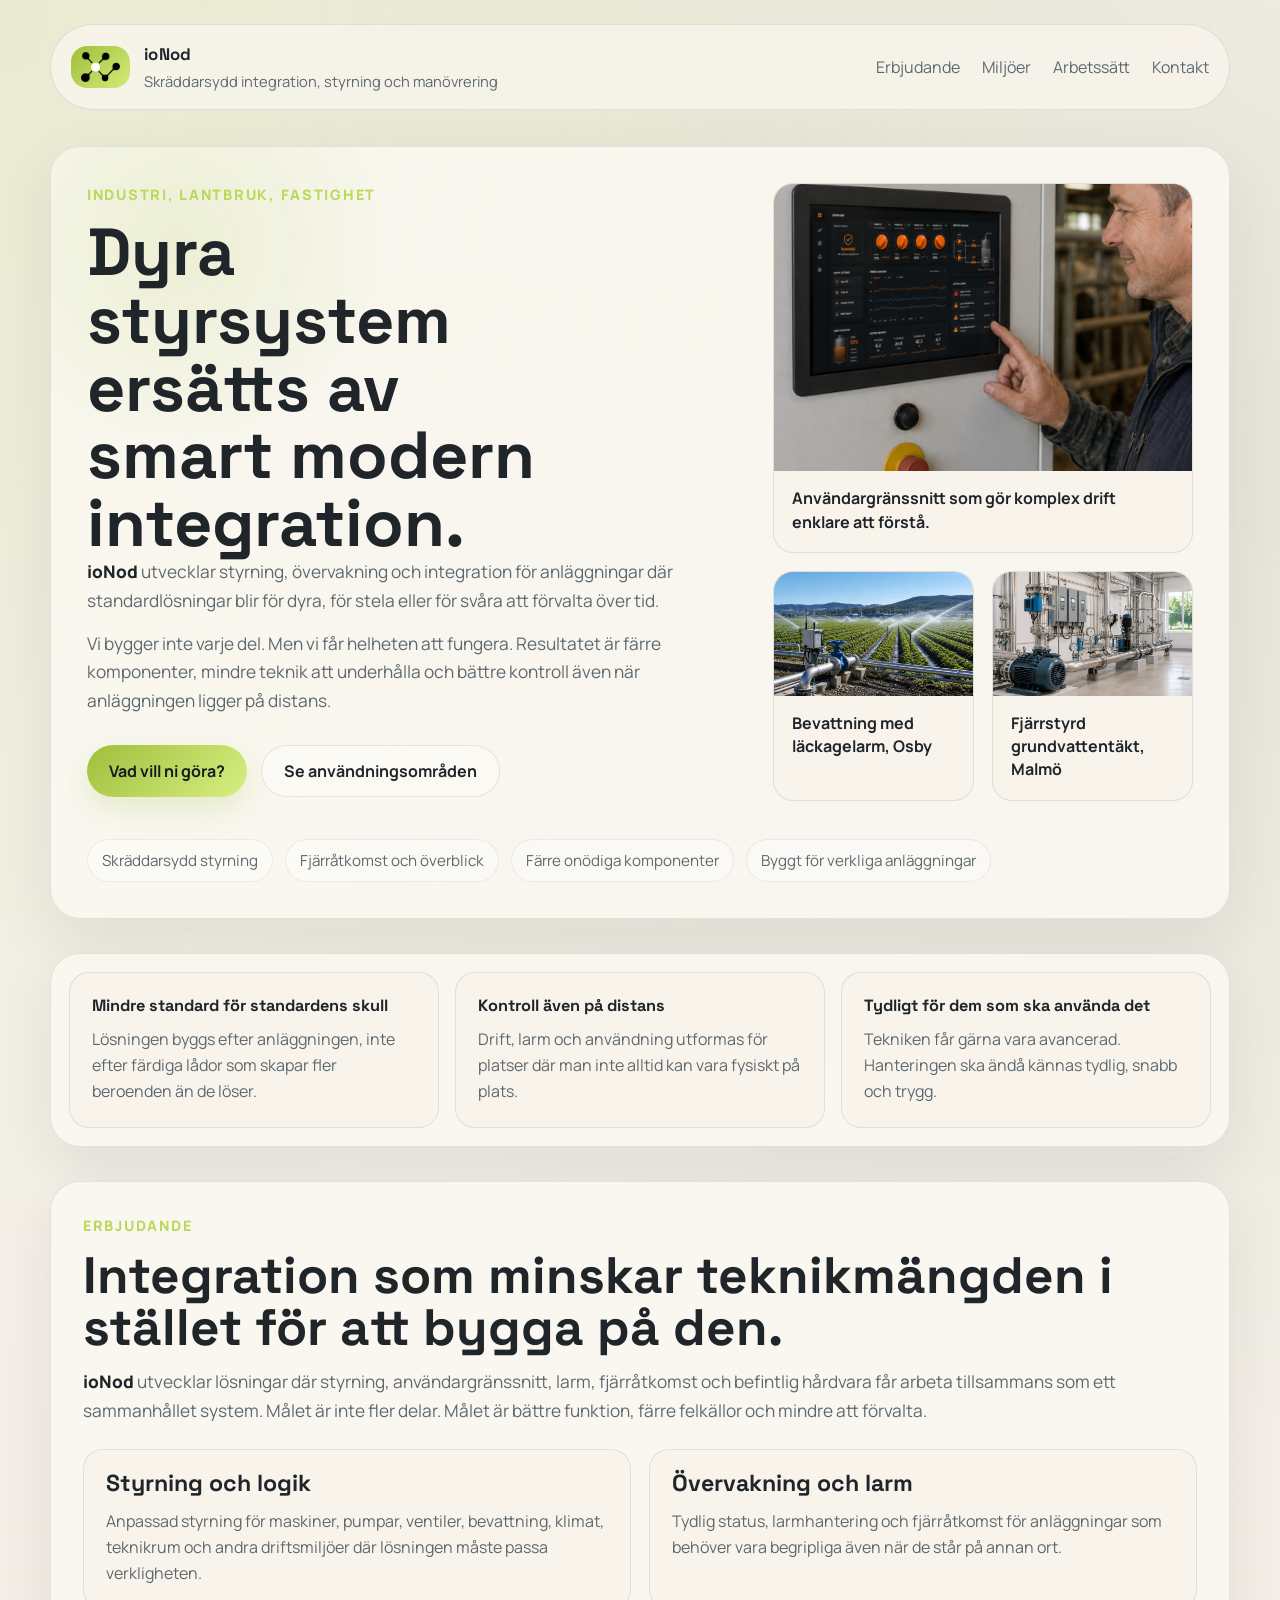
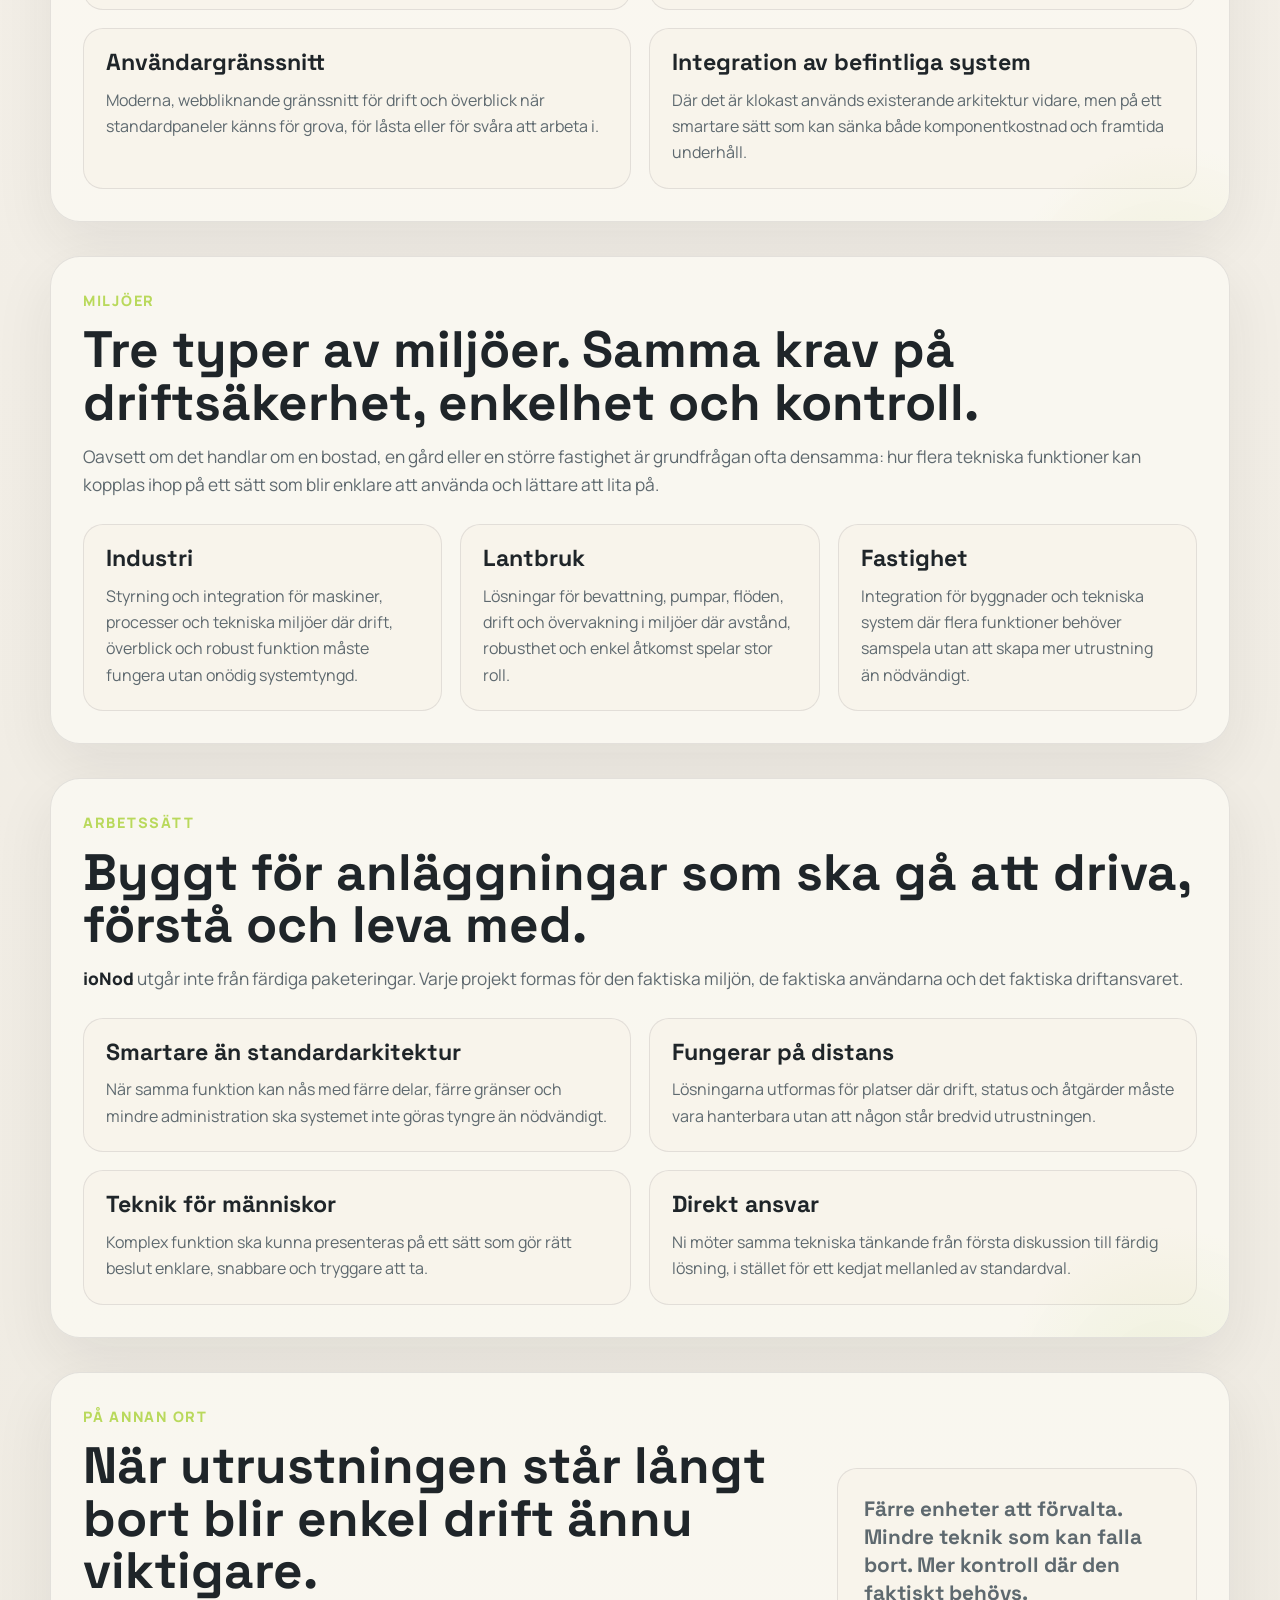
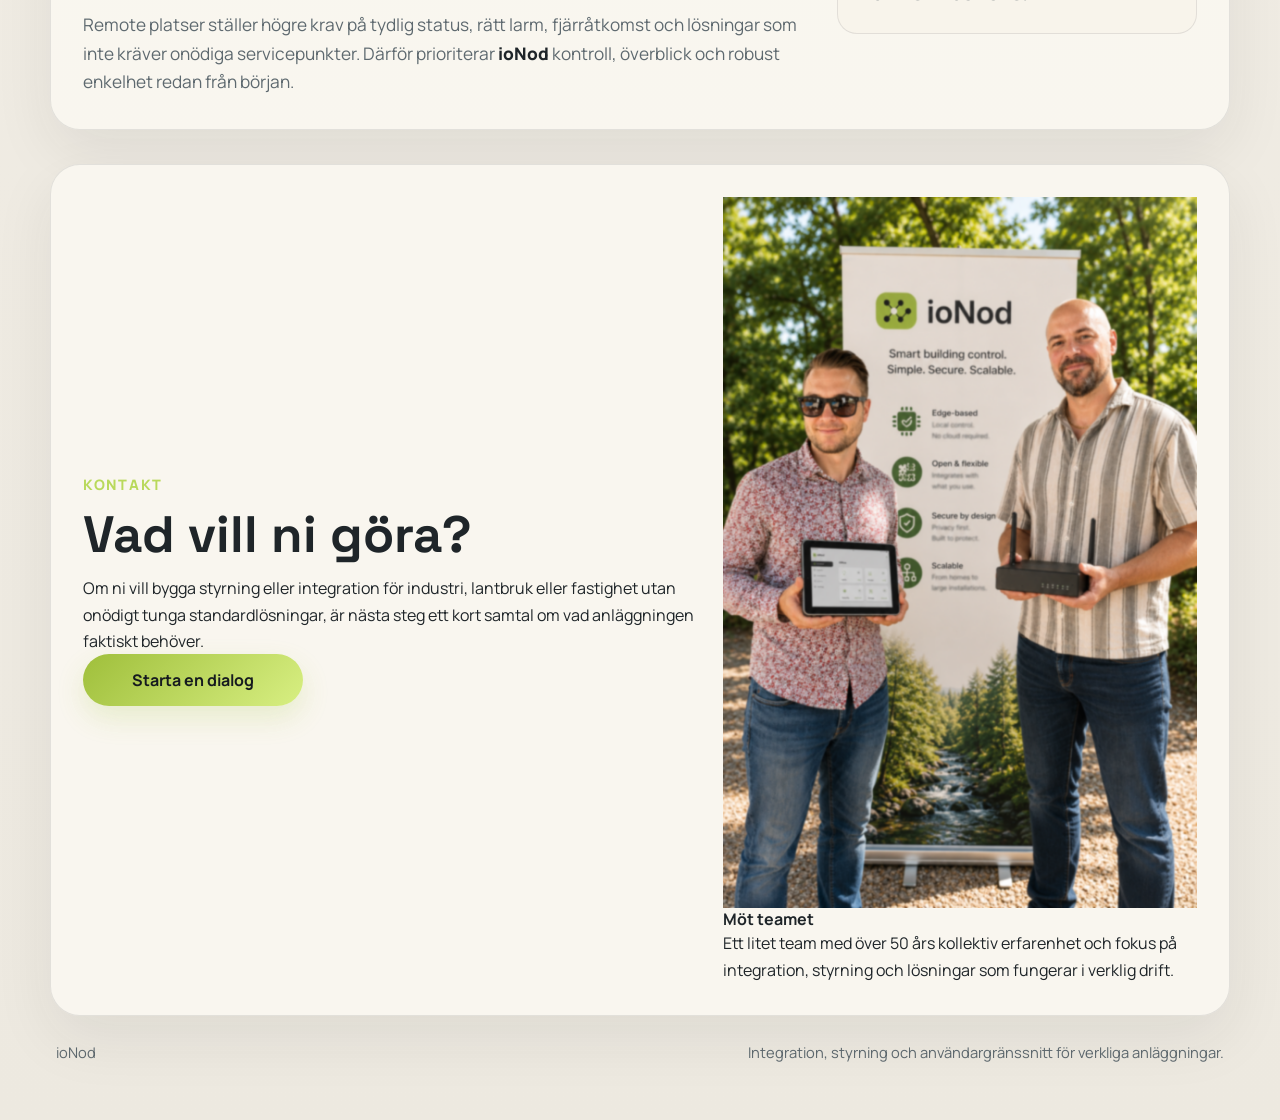
<file: index.html>
<!DOCTYPE html>
<html lang="sv">
<head>
  <meta charset="utf-8">
  <meta name="viewport" content="width=device-width, initial-scale=1">
  <link rel="icon" href="/favicon.ico" sizes="16x16 32x32 48x48 64x64">
  <link rel="icon" type="image/png" sizes="512x512" href="/assets/ionod-favicon.png">
  <link rel="icon" type="image/svg+xml" sizes="any" href="/assets/ionod-favicon.svg">
  <title>ioNod | Integration, styrning och övervakning för industri, lantbruk och fastighet</title>
  <meta
    name="description"
    content="ioNod utvecklar skräddarsydd integration, styrning, övervakning och användargränssnitt för industri, lantbruk och fastighet när standardlösningar blir för dyra eller för tunga att förvalta."
  >
  <meta name="robots" content="index,follow">
  <meta name="author" content="ioNod">
  <link rel="canonical" href="https://ionod.se/">
  <meta property="og:locale" content="sv_SE">
  <meta property="og:type" content="website">
  <meta property="og:title" content="ioNod | Integration, styrning och övervakning för industri, lantbruk och fastighet">
  <meta property="og:description" content="Skräddarsydd integration, styrning, övervakning och användargränssnitt för industri, lantbruk och fastighet.">
  <meta property="og:url" content="https://ionod.se/">
  <meta property="og:site_name" content="ioNod">
  <meta property="og:image" content="https://ionod.se/assets/field-irrigation.png">
  <meta property="og:image:alt" content="Automatiserad bevattning för distribuerade anläggningar">
  <meta name="twitter:card" content="summary_large_image">
  <meta name="twitter:title" content="ioNod | Integration, styrning och övervakning för industri, lantbruk och fastighet">
  <meta name="twitter:description" content="Skräddarsydd integration, styrning, övervakning och användargränssnitt för industri, lantbruk och fastighet.">
  <meta name="twitter:image" content="https://ionod.se/assets/field-irrigation.png">
  <link rel="preconnect" href="https://fonts.googleapis.com">
  <link rel="preconnect" href="https://fonts.gstatic.com" crossorigin>
  <link
    href="https://fonts.googleapis.com/css2?family=Manrope:wght@400;500;600;700;800&family=Space+Grotesk:wght@500;700&display=swap"
    rel="stylesheet"
  >
  <link rel="stylesheet" href="./styles.css">
  <script type="application/ld+json">
    {
      "@context": "https://schema.org",
      "@type": "Organization",
      "name": "ioNod",
      "url": "https://ionod.se/",
      "logo": "https://ionod.se/assets/logo.png",
      "description": "ioNod utvecklar skräddarsydd integration, styrning, övervakning och användargränssnitt för industri, lantbruk och fastighet.",
      "areaServed": "SE",
      "knowsAbout": [
        "integration",
        "styrsystem",
        "fjärrövervakning",
        "industriell automation",
        "lantbruk",
        "fastighet"
      ]
    }
  </script>
</head>
<body>
  <div class="page-shell">
    <header class="site-header">
      <div class="brand-lockup">
        <span class="brand-mark">
          <img src="./assets/logo.png" alt="ioNod symbol">
        </span>
        <div>
          <p class="brand-name">ioNod</p>
          <p class="brand-tag">Skräddarsydd integration, styrning och manövrering</p>
        </div>
      </div>
      <button
        class="menu-toggle"
        type="button"
        aria-expanded="false"
        aria-controls="site-nav"
        aria-label="Öppna meny"
      >
        <span></span>
        <span></span>
        <span></span>
      </button>
      <nav class="site-nav" id="site-nav" aria-label="Huvudnavigering">
        <a href="#erbjudande">Erbjudande</a>
        <a href="#miljoer">Miljöer</a>
        <a href="#arbetssatt">Arbetssätt</a>
        <a href="#kontakt">Kontakt</a>
      </nav>
    </header>

    <main>
      <section class="hero reveal">
        <div class="hero-copy">
          <p class="eyebrow">Industri, lantbruk, fastighet</p>
          <h1>Dyra styrsystem ersätts av smart modern integration.</h1>
          <p class="hero-lead">
            <strong class="brand-inline">ioNod</strong> utvecklar styrning, övervakning och integration för anläggningar där standardlösningar
            blir för dyra, för stela eller för svåra att förvalta över tid.
          </p>
          <p class="hero-lead">
            Vi bygger inte varje del. Men vi får helheten att fungera. Resultatet är färre komponenter,
            mindre teknik att underhålla och bättre kontroll även när anläggningen ligger på distans.
          </p>
          <div class="hero-actions">
            <a class="button button-primary" href="#kontakt">Vad vill ni göra?</a>
            <a class="button button-secondary" href="#miljoer">Se användningsområden</a>
          </div>
        </div>

        <div class="hero-visual">
          <article class="hero-card hero-card-main">
            <img src="./assets/control-panel-ui.png" alt="Modernt styrgränssnitt för pump, ventiler och övervakning">
            <div class="hero-card-caption">
              <p>Användargränssnitt som gör komplex drift enklare att förstå.</p>
            </div>
          </article>
          <div class="hero-grid-secondary">
            <article class="hero-card">
              <img src="./assets/field-irrigation.png" alt="Bevattning över odlingsfält i kvällsljus">
              <div class="hero-card-caption">
                <p>Bevattning med läckagelarm, Osby</p>
              </div>
            </article>
            <article class="hero-card">
              <img src="./assets/pump-room.png" alt="Pump-, ventil- och sensormiljö i teknikutrymme">
              <div class="hero-card-caption">
                <p>Fjärrstyrd grundvattentäkt, Malmö</p>
              </div>
            </article>
          </div>
        </div>

        <ul class="signal-list" aria-label="Styrkor">
          <li>Skräddarsydd styrning</li>
          <li>Fjärråtkomst och överblick</li>
          <li>Färre onödiga komponenter</li>
          <li>Byggt för verkliga anläggningar</li>
        </ul>
      </section>

      <section class="proof-strip reveal">
        <article>
          <strong>Mindre standard för standardens skull</strong>
          <p>Lösningen byggs efter anläggningen, inte efter färdiga lådor som skapar fler beroenden än de löser.</p>
        </article>
        <article>
          <strong>Kontroll även på distans</strong>
          <p>Drift, larm och användning utformas för platser där man inte alltid kan vara fysiskt på plats.</p>
        </article>
        <article>
          <strong>Tydligt för dem som ska använda det</strong>
          <p>Tekniken får gärna vara avancerad. Hanteringen ska ändå kännas tydlig, snabb och trygg.</p>
        </article>
      </section>

      <section class="capabilities reveal" id="erbjudande">
        <div class="section-heading">
          <p class="eyebrow">Erbjudande</p>
          <h2>Integration som minskar teknikmängden i stället för att bygga på den.</h2>
          <p>
            <strong class="brand-inline">ioNod</strong> utvecklar lösningar där styrning, användargränssnitt, larm, fjärråtkomst och befintlig
            hårdvara får arbeta tillsammans som ett sammanhållet system. Målet är inte fler delar.
            Målet är bättre funktion, färre felkällor och mindre att förvalta.
          </p>
        </div>

        <div class="capability-grid">
          <article class="capability-card">
            <h3>Styrning och logik</h3>
            <p>
              Anpassad styrning för maskiner, pumpar, ventiler, bevattning, klimat, teknikrum och andra
              driftsmiljöer där lösningen måste passa verkligheten.
            </p>
          </article>
          <article class="capability-card">
            <h3>Övervakning och larm</h3>
            <p>
              Tydlig status, larmhantering och fjärråtkomst för anläggningar som behöver vara begripliga
              även när de står på annan ort.
            </p>
          </article>
          <article class="capability-card">
            <h3>Användargränssnitt</h3>
            <p>
              Moderna, webbliknande gränssnitt för drift och överblick när standardpaneler känns för grova,
              för låsta eller för svåra att arbeta i.
            </p>
          </article>
          <article class="capability-card">
            <h3>Integration av befintliga system</h3>
            <p>
              Där det är klokast används existerande arkitektur vidare, men på ett smartare sätt som kan
              sänka både komponentkostnad och framtida underhåll.
            </p>
          </article>
        </div>
      </section>

      <section class="environments reveal" id="miljoer">
        <div class="section-heading">
          <p class="eyebrow">Miljöer</p>
          <h2>Tre typer av miljöer. Samma krav på driftsäkerhet, enkelhet och kontroll.</h2>
          <p>
            Oavsett om det handlar om en bostad, en gård eller en större fastighet är grundfrågan ofta densamma:
            hur flera tekniska funktioner kan kopplas ihop på ett sätt som blir enklare att använda och lättare att lita på.
          </p>
        </div>

        <div class="environment-grid">
          <article class="environment-card">
            <h3>Industri</h3>
            <p>
              Styrning och integration för maskiner, processer och tekniska miljöer där drift, överblick
              och robust funktion måste fungera utan onödig systemtyngd.
            </p>
          </article>
          <article class="environment-card">
            <h3>Lantbruk</h3>
            <p>
              Lösningar för bevattning, pumpar, flöden, drift och övervakning i miljöer där avstånd,
              robusthet och enkel åtkomst spelar stor roll.
            </p>
          </article>
          <article class="environment-card">
            <h3>Fastighet</h3>
            <p>
              Integration för byggnader och tekniska system där flera funktioner behöver samspela utan
              att skapa mer utrustning än nödvändigt.
            </p>
          </article>
        </div>
      </section>

      <section class="difference reveal" id="arbetssatt">
        <div class="section-heading">
          <p class="eyebrow">Arbetssätt</p>
          <h2>Byggt för anläggningar som ska gå att driva, förstå och leva med.</h2>
          <p>
            <strong class="brand-inline">ioNod</strong> utgår inte från färdiga paketeringar. Varje projekt formas för den faktiska miljön,
            de faktiska användarna och det faktiska driftansvaret.
          </p>
        </div>

        <div class="difference-grid">
          <article>
            <h3>Smartare än standardarkitektur</h3>
            <p>
              När samma funktion kan nås med färre delar, färre gränser och mindre administration ska systemet inte göras tyngre än nödvändigt.
            </p>
          </article>
          <article>
            <h3>Fungerar på distans</h3>
            <p>
              Lösningarna utformas för platser där drift, status och åtgärder måste vara hanterbara utan att någon står bredvid utrustningen.
            </p>
          </article>
          <article>
            <h3>Teknik för människor</h3>
            <p>
              Komplex funktion ska kunna presenteras på ett sätt som gör rätt beslut enklare, snabbare och tryggare att ta.
            </p>
          </article>
          <article>
            <h3>Direkt ansvar</h3>
            <p>
              Ni möter samma tekniska tänkande från första diskussion till färdig lösning, i stället för ett kedjat mellanled av standardval.
            </p>
          </article>
        </div>
      </section>

      <section class="remote-section reveal">
        <div class="remote-copy">
          <p class="eyebrow">På annan ort</p>
          <h2>När utrustningen står långt bort blir enkel drift ännu viktigare.</h2>
          <p>
            Remote platser ställer högre krav på tydlig status, rätt larm, fjärråtkomst och lösningar som inte kräver
            onödiga servicepunkter. Därför prioriterar <strong class="brand-inline">ioNod</strong> kontroll, överblick och robust enkelhet redan från början.
          </p>
        </div>
        <div class="remote-quote">
          <strong>Färre enheter att förvalta. Mindre teknik som kan falla bort. Mer kontroll där den faktiskt behövs.</strong>
        </div>
      </section>

      <section class="contact-cta reveal" id="kontakt">
        <div class="contact-copy">
          <p class="eyebrow">Kontakt</p>
          <h2>Vad vill ni göra?</h2>
          <p>
            Om ni vill bygga styrning eller integration för industri, lantbruk eller fastighet utan onödigt tunga standardlösningar,
            är nästa steg ett kort samtal om vad anläggningen faktiskt behöver.
          </p>
          <a class="button button-primary button-large" href="mailto:hello@ionod.se">Starta en dialog</a>
        </div>
        <article class="contact-team">
          <img src="./assets/team.png" alt="Teamet bakom ioNod">
          <div class="contact-team-copy">
            <strong>Möt teamet</strong>
            <p>Ett litet team med över 50 års kollektiv erfarenhet och fokus på integration, styrning och lösningar som fungerar i verklig drift.</p>
          </div>
        </article>
      </section>
    </main>

    <footer class="site-footer">
      <p>ioNod</p>
      <p>Integration, styrning och användargränssnitt för verkliga anläggningar.</p>
    </footer>
  </div>

  <script src="./script.js"></script>
</body>
</html>
</file>
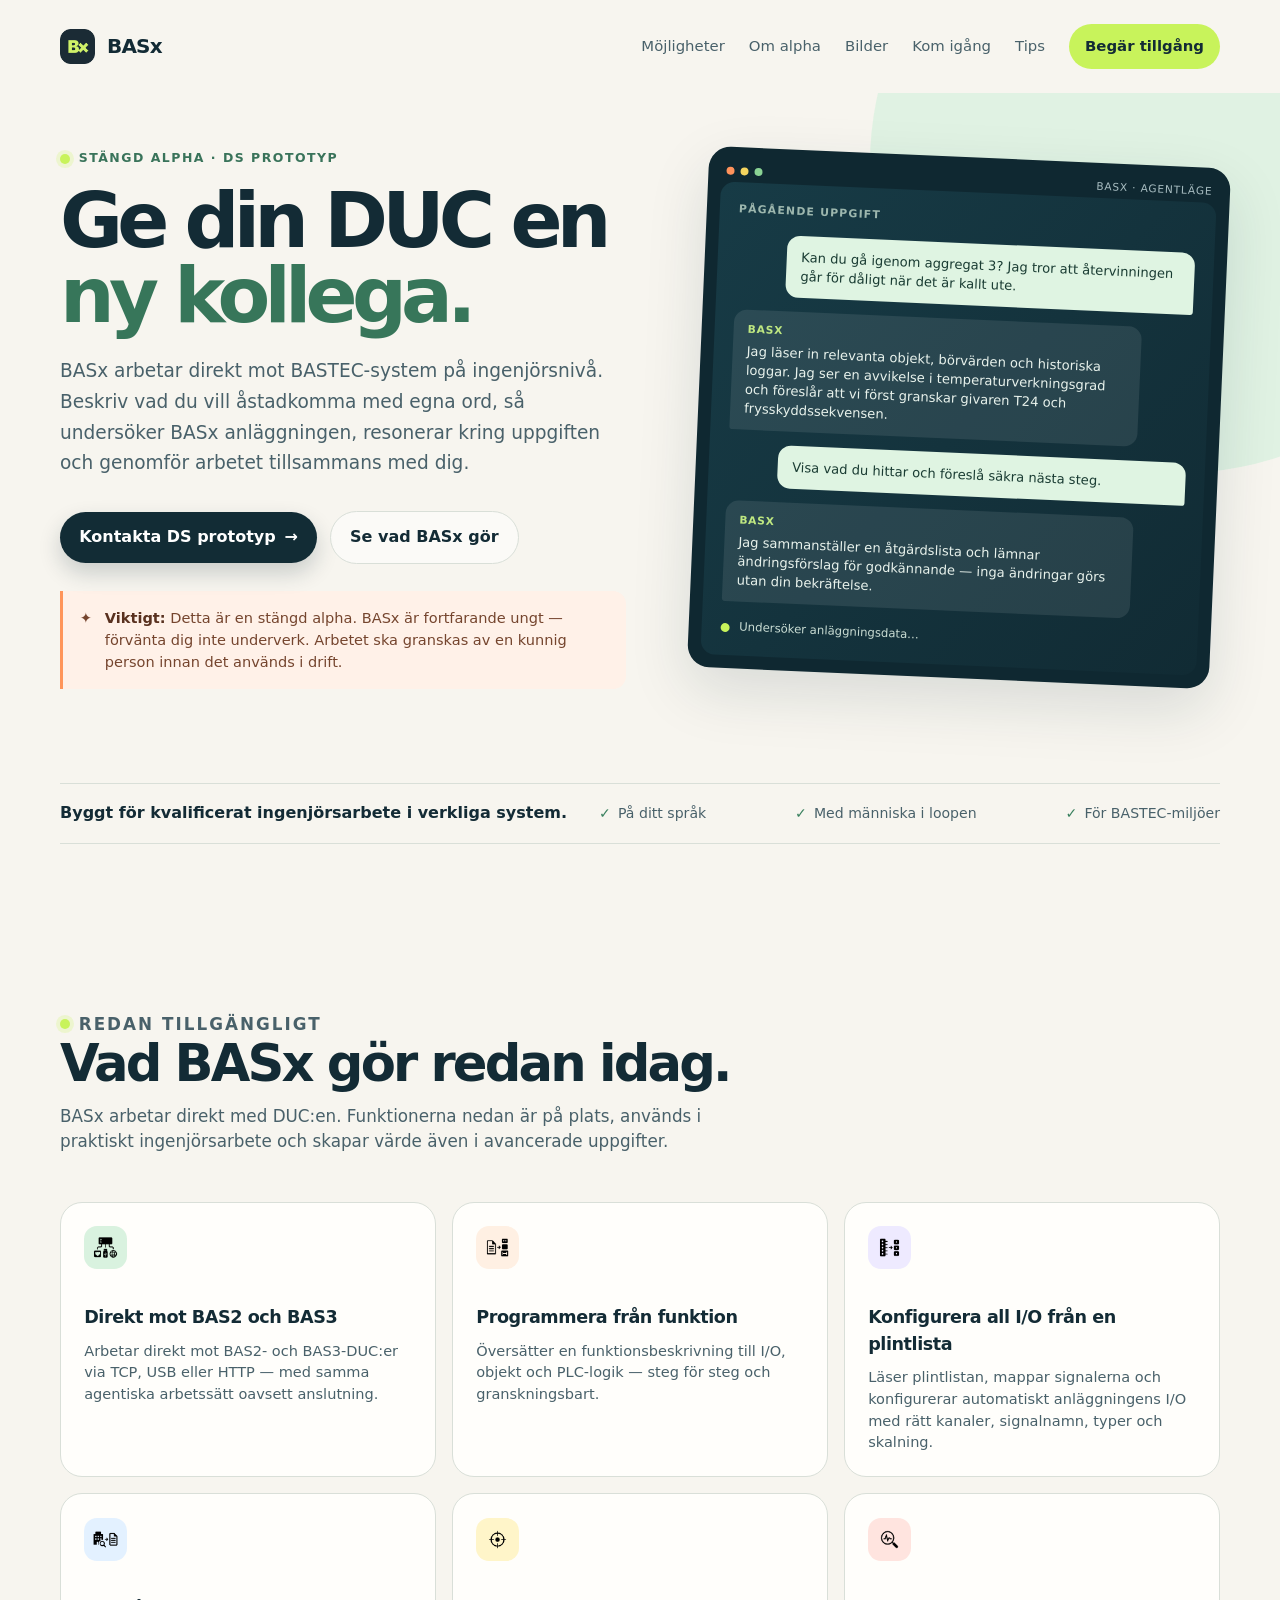
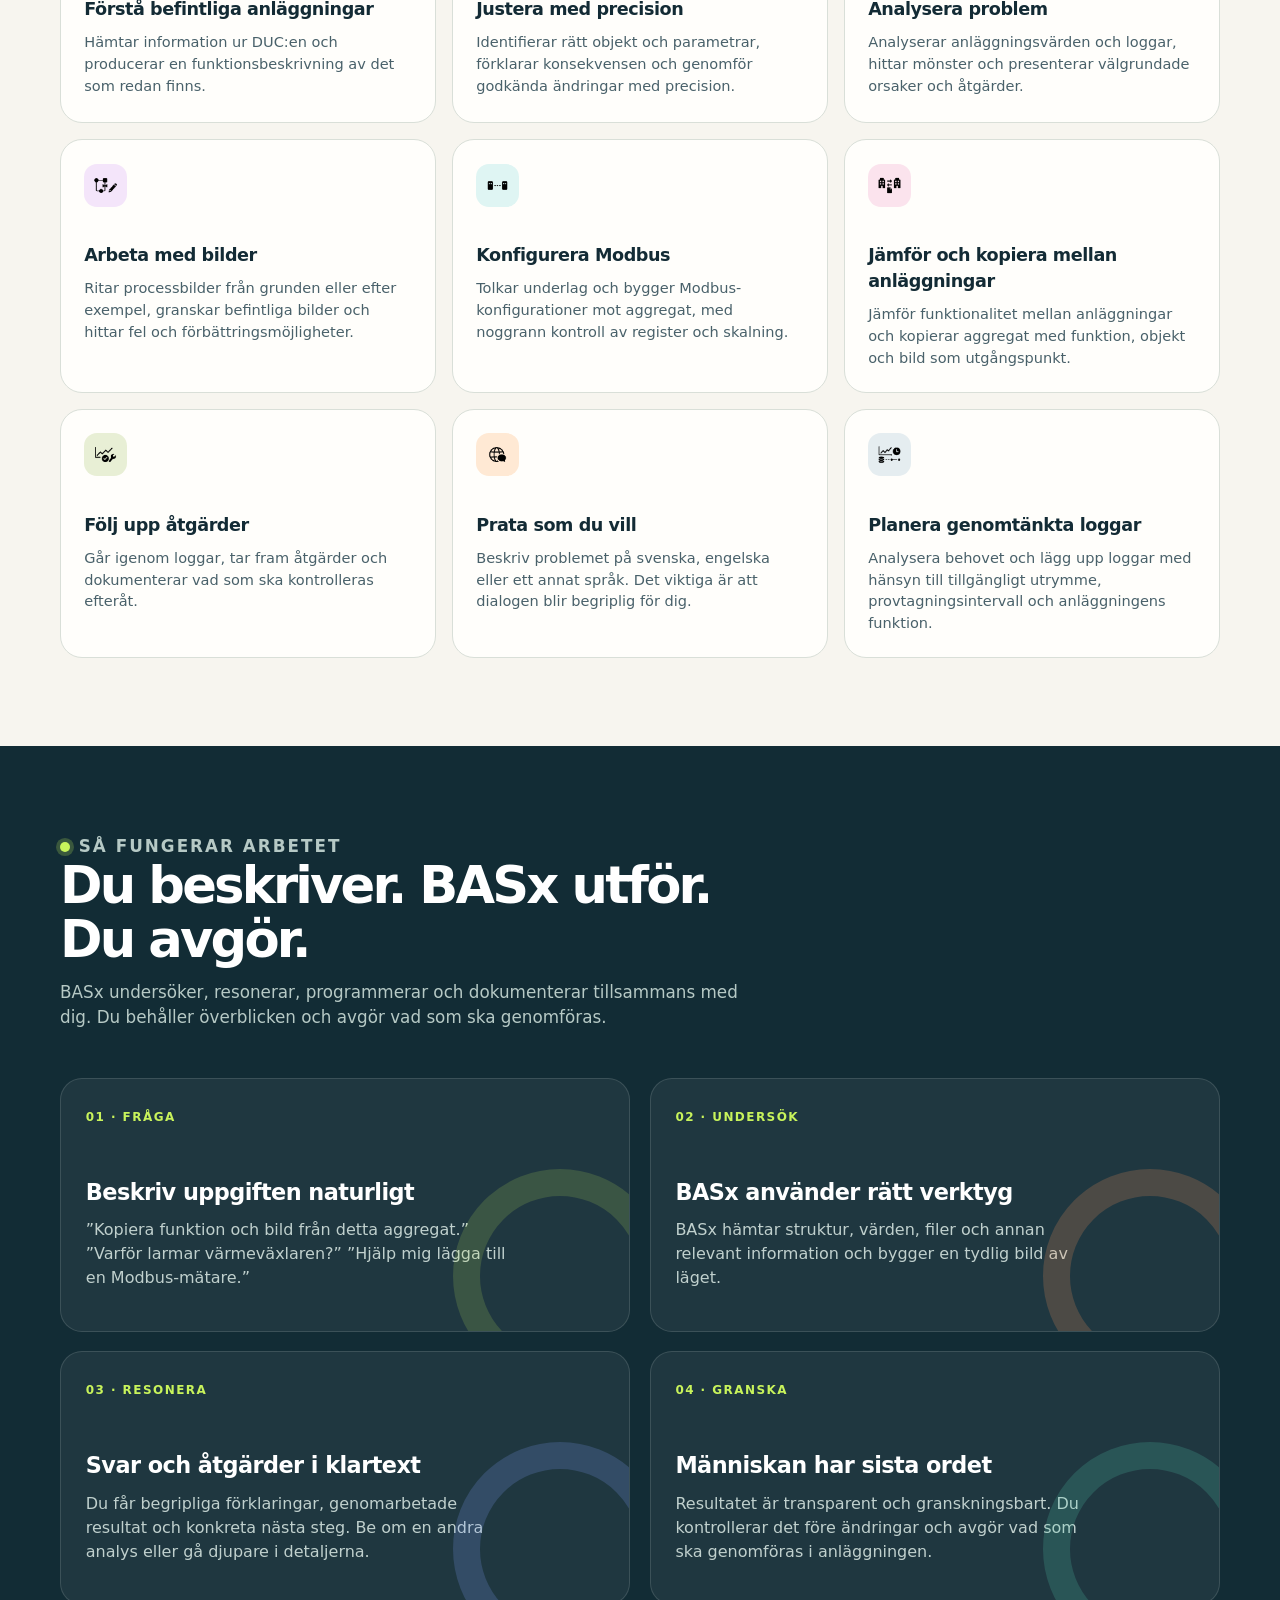
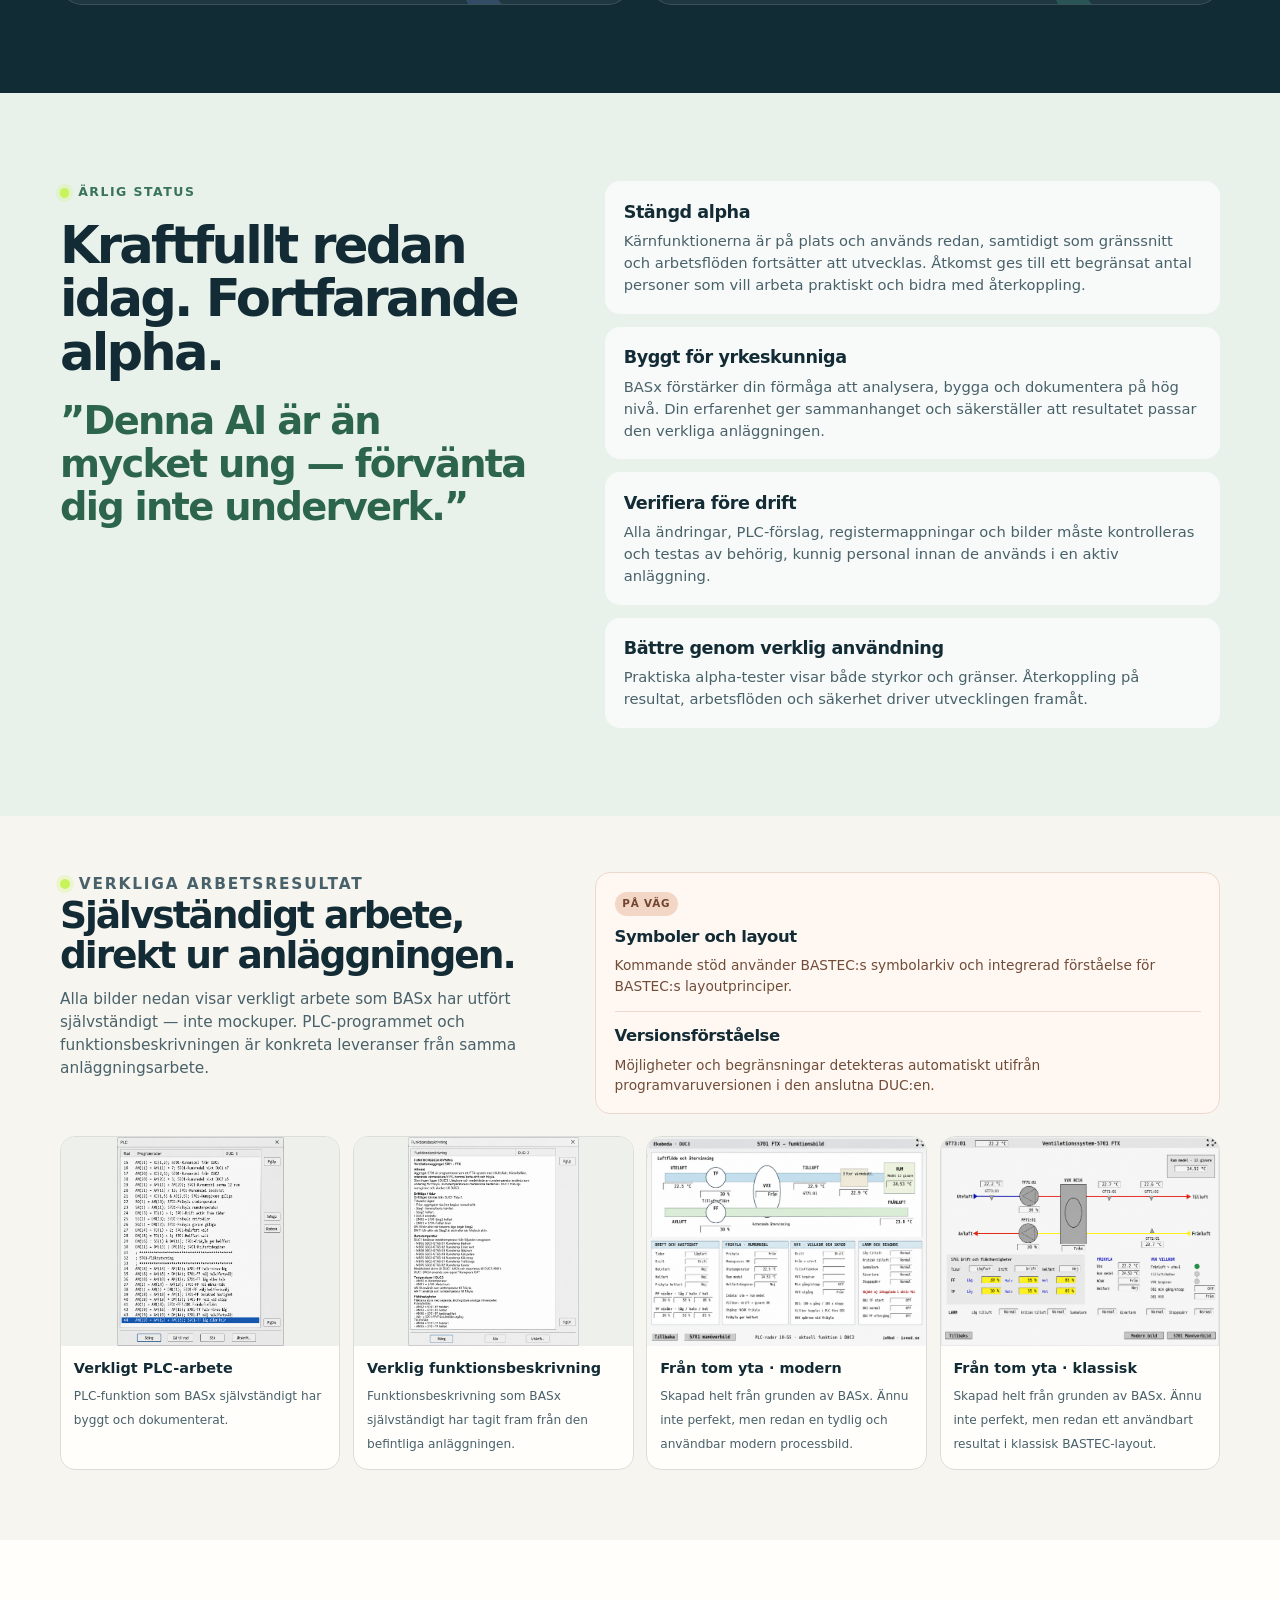
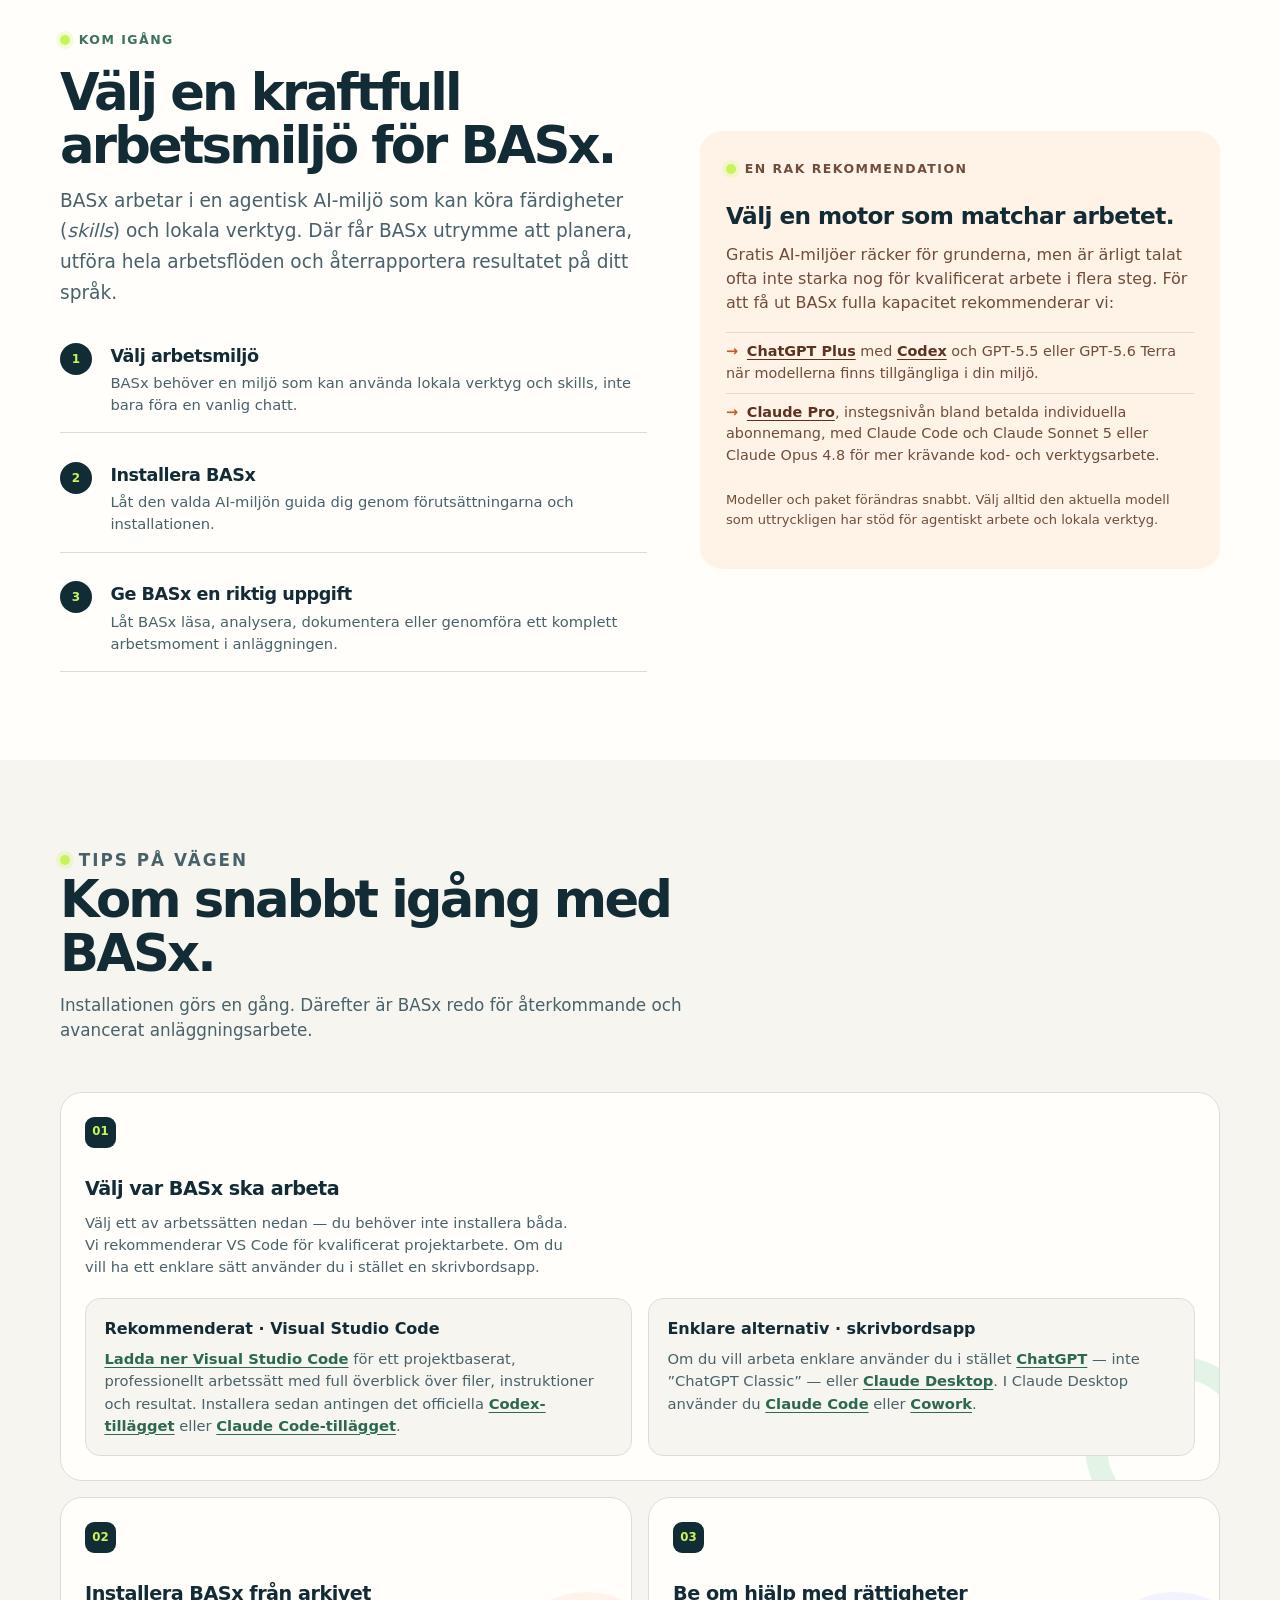
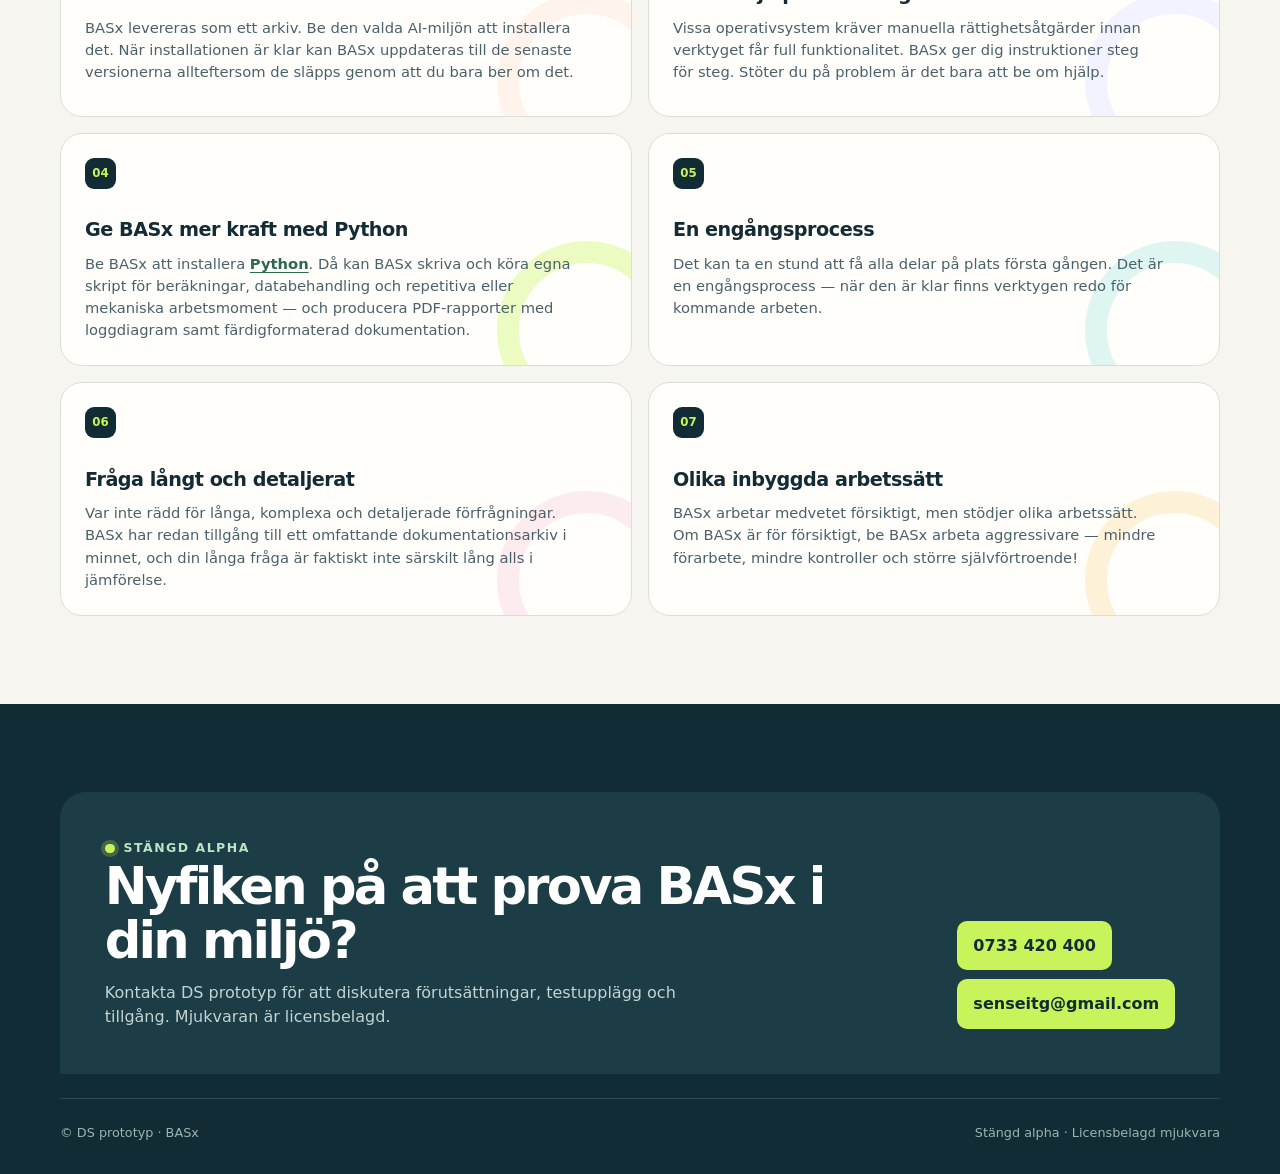
<file: basx/index.html>
<!doctype html>
<html lang="sv">
<head>
  <meta charset="utf-8">
  <meta name="viewport" content="width=device-width, initial-scale=1">
  <meta name="description" content="BASx är en stängd alpha för agentisk AI-integration mot BASTEC-system.">
  <meta property="og:locale" content="sv_SE">
  <meta property="og:type" content="website">
  <meta property="og:site_name" content="DS prototyp">
  <meta property="og:title" content="BASx — Ge din DUC en ny kollega">
  <meta property="og:description" content="Agentisk AI-integration mot BASTEC-system.">
  <meta property="og:url" content="https://ionod.se/basx/">
  <meta property="og:image" content="https://ionod.se/basx/assets/social-preview.png">
  <meta property="og:image:secure_url" content="https://ionod.se/basx/assets/social-preview.png">
  <meta property="og:image:type" content="image/png">
  <meta property="og:image:width" content="1200">
  <meta property="og:image:height" content="630">
  <meta property="og:image:alt" content="BASx och en AI-dialog om analys av ett ventilationsaggregat">
  <meta name="twitter:card" content="summary_large_image">
  <meta name="twitter:title" content="BASx — Ge din DUC en ny kollega">
  <meta name="twitter:description" content="Agentisk AI-integration mot BASTEC-system.">
  <meta name="twitter:image" content="https://ionod.se/basx/assets/social-preview.png">
  <meta name="twitter:image:alt" content="BASx och en AI-dialog om analys av ett ventilationsaggregat">
  <link rel="image_src" href="https://ionod.se/basx/assets/social-preview.png">
  <title>BASx — AI-integration mot BASTEC-system</title>
  <style>
    :root {
      --ink: #132b35;
      --ink-soft: #49616a;
      --paper: #f7f5ef;
      --white: #fffefb;
      --mint: #d9f2df;
      --lime: #c8f35b;
      --orange: #ff955a;
      --line: #d9dfd8;
      --dark: #122c35;
      --radius: 22px;
      --shadow: 0 22px 60px rgba(16, 45, 53, .13);
    }

    * { box-sizing: border-box; }
    html { scroll-behavior: smooth; }
    body {
      margin: 0;
      color: var(--ink);
      background: var(--paper);
      font-family: Inter, ui-sans-serif, system-ui, -apple-system, BlinkMacSystemFont, "Segoe UI", sans-serif;
      line-height: 1.5;
    }

    a { color: inherit; }
    .wrap { width: min(1160px, calc(100% - 40px)); margin: 0 auto; }
    .eyebrow {
      display: inline-flex; align-items: center; gap: .55rem; margin: 0 0 1rem;
      color: #39735a; font-size: .78rem; font-weight: 800; letter-spacing: .12em; text-transform: uppercase;
    }
    .eyebrow::before { content: ""; width: .62rem; height: .62rem; border-radius: 50%; background: var(--lime); box-shadow: 0 0 0 4px rgba(200,243,91,.22); }

    header { padding: 24px 0; position: relative; z-index: 2; }
    .nav { display: flex; align-items: center; justify-content: space-between; gap: 1rem; }
    .brand { display: inline-flex; align-items: center; gap: .75rem; text-decoration: none; font-weight: 850; letter-spacing: -.04em; font-size: 1.25rem; }
    .brand-mark { width: 35px; height: 35px; display: block; flex: 0 0 auto; object-fit: contain; }
    nav { display: flex; align-items: center; gap: 1.5rem; color: var(--ink-soft); font-size: .93rem; }
    nav a { text-decoration: none; }
    nav a:hover { color: var(--ink); }
    .nav-cta, .button { display: inline-flex; justify-content: center; align-items: center; gap: .55rem; border: 0; cursor: pointer; text-decoration: none; font-weight: 780; }
    .nav-cta { color: var(--ink); background: var(--lime); padding: .7rem 1rem; border-radius: 999px; }

    .hero { position: relative; overflow: hidden; padding: 54px 0 94px; }
    .hero::before { content: ""; position: absolute; width: 620px; height: 620px; right: -210px; top: -240px; border-radius: 50%; background: var(--mint); opacity: .75; }
    .hero-grid { position: relative; display: grid; grid-template-columns: 1.04fr .96fr; align-items: center; gap: 4.5rem; }
    h1, h2, h3, p { margin-top: 0; }
    h1 { max-width: 760px; margin-bottom: 1.45rem; font-size: clamp(2.85rem, 6vw, 5.4rem); letter-spacing: -.075em; line-height: .97; }
    h1 em { color: #37765a; font-style: normal; }
    .lead { max-width: 630px; color: var(--ink-soft); font-size: 1.16rem; line-height: 1.65; }
    .hero-actions { display: flex; align-items: center; flex-wrap: wrap; gap: .8rem; margin-top: 2rem; }
    .button { min-height: 48px; padding: .85rem 1.2rem; border-radius: 999px; }
    .button-primary { background: var(--dark); color: white; box-shadow: 0 10px 22px rgba(18,44,53,.2); }
    .button-secondary { color: var(--ink); border: 1px solid var(--line); background: rgba(255,255,255,.55); }
    .alpha-note { display: flex; gap: .8rem; align-items: flex-start; max-width: 590px; margin-top: 1.7rem; padding: 1rem 1.05rem; background: #fff1e8; border-left: 3px solid var(--orange); border-radius: 0 13px 13px 0; color: #75452e; font-size: .91rem; }
    .alpha-note strong { color: #59311f; }

    .console { position: relative; width: 100%; border-radius: 22px; padding: 13px; background: #0f2831; box-shadow: var(--shadow); transform: rotate(2.5deg); }
    .console-top { display: flex; align-items: center; gap: 6px; height: 22px; padding: 0 5px; }
    .dot { width: 8px; height: 8px; border-radius: 50%; background: #ff925b; }
    .dot:nth-child(2) { background: #f5d55f; }.dot:nth-child(3) { background: #8ad394; }
    .console-name { margin-left: auto; color: #a9bec2; font-size: .66rem; letter-spacing: .08em; text-transform: uppercase; }
    .console-body { padding: 19px; min-height: 396px; border-radius: 14px; background: linear-gradient(130deg, #173b46, #112b34); color: #e8f2ec; }
    .console-label { margin-bottom: 1rem; color: #9db7ae; font-size: .68rem; font-weight: 750; letter-spacing: .11em; text-transform: uppercase; }
    .message { max-width: 89%; margin-bottom: 14px; padding: 12px 14px; border-radius: 13px; font-size: .82rem; line-height: 1.45; }
    .message.user { margin-left: auto; border-bottom-right-radius: 3px; background: #dff4e2; color: #1a3c33; }
    .message.ai { border-bottom-left-radius: 3px; background: rgba(255,255,255,.09); }
    .message strong { display: block; margin-bottom: 4px; color: #bfe881; font-size: .67rem; letter-spacing: .07em; text-transform: uppercase; }
    .work { display: flex; align-items: center; gap: .6rem; margin-top: 1.1rem; color: #c9dcd3; font-size: .73rem; }
    .pulse { width: 9px; height: 9px; border-radius: 50%; background: var(--lime); box-shadow: 0 0 0 0 rgba(200,243,91,.7); animation: blink 1.8s infinite; }
    @keyframes blink { 65% { box-shadow: 0 0 0 8px rgba(200,243,91,0); } 100% { box-shadow: 0 0 0 0 rgba(200,243,91,0); } }

    .trust { padding: 0 0 80px; }
    .trust-strip { display: grid; grid-template-columns: auto 1fr; align-items: center; gap: 2rem; padding: 1.1rem 0; border-top: 1px solid var(--line); border-bottom: 1px solid var(--line); }
    .trust-strip p { margin: 0; font-weight: 720; }
    .trust-points { display: flex; flex-wrap: wrap; justify-content: space-between; gap: 1rem; color: var(--ink-soft); font-size: .88rem; }
    .trust-points span::before { content: "✓"; margin-right: .45rem; color: #39805e; font-weight: 900; }

    section { padding: 88px 0; }
    .section-heading { max-width: 690px; margin-bottom: 3rem; }
    h2 { margin-bottom: .8rem; font-size: clamp(2rem, 4vw, 3.35rem); letter-spacing: -.055em; line-height: 1.05; }
    .section-heading p { margin: 0; color: var(--ink-soft); font-size: 1.05rem; }
    .capability-grid { display: grid; grid-template-columns: repeat(3, 1fr); gap: 1rem; }
    .capability { min-height: 230px; padding: 1.45rem; border: 1px solid var(--line); border-radius: var(--radius); background: var(--white); transition: transform .2s ease, box-shadow .2s ease; }
    .capability:hover { transform: translateY(-5px); box-shadow: 0 18px 32px rgba(24,56,61,.09); }
    .icon { width: 43px; height: 43px; display: grid; place-items: center; margin-bottom: 2.2rem; border-radius: 13px; background: var(--mint); color: #2c6950; }
    .capability-icon { display: block; width: 29px; height: 29px; }
    .capability:nth-child(1) .icon { background: #d9f2df; color: #286348; }
    .capability:nth-child(2) .icon { background: #fff0e3; color: #aa5629; }
    .capability:nth-child(3) .icon { background: #eeeaff; color: #6252a3; }
    .capability:nth-child(4) .icon { background: #e3f1ff; color: #376c9a; }
    .capability:nth-child(5) .icon { background: #fff5c9; color: #8b6b12; }
    .capability:nth-child(6) .icon { background: #ffe4df; color: #a84e43; }
    .capability:nth-child(7) .icon { background: #f4e5fa; color: #7d4d91; }
    .capability:nth-child(8) .icon { background: #dff5f3; color: #24736c; }
    .capability:nth-child(9) .icon { background: #fbe3ed; color: #98516f; }
    .capability:nth-child(10) .icon { background: #e8efd5; color: #61722d; }
    .capability:nth-child(11) .icon { background: #ffe9d4; color: #986137; }
    .capability:nth-child(12) .icon { background: #e5edf0; color: #45656f; }
    h3 { margin-bottom: .55rem; font-size: 1.1rem; letter-spacing: -.025em; }
    .capability p { margin: 0; color: var(--ink-soft); font-size: .91rem; }

    .pictures { padding: 56px 0 70px; background: var(--paper); }
    .picture-intro { display: grid; grid-template-columns: .9fr 1.1fr; gap: 1.5rem; align-items: start; margin-bottom: 1.4rem; }
    .picture-intro .section-heading { margin-bottom: 0; }
    .picture-intro .section-heading h2 { font-size: clamp(1.65rem, 3vw, 2.35rem); }
    .picture-intro .section-heading p { font-size: .96rem; }
    .roadmap-card { padding: 1.05rem 1.15rem; border-radius: 15px; background: #fff8f2; border: 1px solid #ecd9cb; }
    .roadmap-card .status { display: inline-flex; margin-bottom: .55rem; padding: .27rem .48rem; border-radius: 999px; background: #f2d7c6; color: #71452f; font-size: .65rem; font-weight: 850; letter-spacing: .08em; text-transform: uppercase; }
    .roadmap-card h3 { margin-bottom: .35rem; font-size: 1.03rem; }
    .roadmap-card p { margin: 0; color: #704c39; font-size: .86rem; }
    .roadmap-card .roadmap-subheading { margin-top: .9rem; padding-top: .8rem; border-top: 1px solid #ecd9cb; }
    .visual-grid { display: grid; grid-template-columns: repeat(4, 1fr); gap: .8rem; }
    .visual-card { margin: 0; overflow: hidden; border: 1px solid var(--line); border-radius: 15px; background: var(--white); }
    .visual-card > a { display: block; overflow: hidden; background: #e8ece9; }
    .visual-card img { display: block; width: 100%; aspect-ratio: 4 / 3; object-fit: cover; transition: transform .35s ease; }
    .visual-card img.contain { object-fit: contain; background: #edf0eb; }
    .visual-card a:hover img { transform: scale(1.015); }
    .visual-card figcaption { padding: .75rem .8rem .9rem; }
    .visual-card figcaption strong { display: block; margin-bottom: .2rem; font-size: .9rem; }
    .visual-card figcaption span { color: var(--ink-soft); font-size: .76rem; line-height: 1.4; }
    .visual-placeholder { aspect-ratio: 4 / 3; display: grid; place-items: center; padding: 1rem; background: #edf0eb; text-align: center; color: #71817b; }
    .visual-placeholder span { display: block; margin-bottom: .35rem; font-size: 1.35rem; }
    .visual-placeholder strong { font-size: .68rem; letter-spacing: .08em; text-transform: uppercase; }

    .workflow { background: var(--dark); color: #eff8f1; overflow: hidden; }
    .workflow .eyebrow { color: #aee3c1; }.workflow h2 { color: white; }.workflow .section-heading p { color: #b6c9c5; }
    .workflow-grid { display: grid; grid-template-columns: 1fr 1fr; gap: 1.2rem; }
    .flow-card { position: relative; min-height: 254px; padding: 1.55rem; overflow: hidden; border: 1px solid rgba(255,255,255,.13); border-radius: var(--radius); background: rgba(255,255,255,.055); }
    .flow-number { color: var(--lime); font-size: .75rem; font-weight: 850; letter-spacing: .12em; }
    .flow-card h3 { margin-top: 3rem; color: white; font-size: 1.4rem; }.flow-card p { max-width: 430px; color: #c0d0cd; }
    .flow-card::after { content: ""; position: absolute; right: -38px; bottom: -52px; width: 160px; height: 160px; border: 27px solid rgba(200,243,91,.16); border-radius: 50%; }
    .flow-card:nth-child(2)::after { border-color: rgba(255,149,90,.2); }
    .flow-card:nth-child(3)::after { border-color: rgba(132,160,255,.2); }
    .flow-card:nth-child(4)::after { border-color: rgba(86,211,178,.19); }

    .honesty { background: #e8f2ea; }
    .honesty-grid { display: grid; grid-template-columns: .87fr 1.13fr; gap: 4.5rem; align-items: start; }
    .sticky-label { position: sticky; top: 1.5rem; }
    .quote { margin: 1.2rem 0 0; color: #2c654c; font-size: clamp(1.65rem, 3vw, 2.45rem); font-weight: 720; letter-spacing: -.045em; line-height: 1.12; }
    .limits { display: grid; gap: .8rem; }
    .limit { padding: 1.1rem 1.15rem; border-radius: 15px; background: rgba(255,255,255,.66); }
    .limit h3 { margin-bottom: .3rem; }.limit p { margin: 0; color: var(--ink-soft); font-size: .92rem; }

    .start { background: var(--white); }
    .start-grid { display: grid; grid-template-columns: 1.06fr .94fr; gap: 3.3rem; align-items: center; }
    .steps { display: grid; gap: .8rem; }
    .step { display: grid; grid-template-columns: 36px 1fr; gap: .9rem; padding: 1rem 0; border-bottom: 1px solid var(--line); }
    .step-no { width: 32px; height: 32px; display: grid; place-items: center; border-radius: 50%; background: var(--dark); color: var(--lime); font-size: .75rem; font-weight: 800; }
    .step h3 { margin: 0 0 .18rem; }.step p { margin: 0; color: var(--ink-soft); font-size: .92rem; }
    .agent-card { padding: 1.65rem; border-radius: var(--radius); background: #fff3e8; }
    .agent-card h3 { margin-top: .3rem; font-size: 1.45rem; }.agent-card p { color: #704c39; }
    .agent-card ul { margin: 1.1rem 0 0; padding: 0; list-style: none; color: #704c39; font-size: .9rem; }
    .agent-card li { padding: .5rem 0; border-top: 1px solid rgba(144,94,61,.18); }.agent-card li::before { content: "→"; display: inline-block; margin-right: .55rem; color: #c45d2a; font-weight: 800; }
    .agent-card strong { color: #5d321f; }
    .agent-card a { color: #5d321f; font-weight: 780; text-underline-offset: 3px; }

    .tips-section { background: var(--paper); }
    .tips-grid { display: grid; grid-template-columns: repeat(2, 1fr); gap: 1rem; }
    .tip-card { position: relative; min-height: 220px; padding: 1.5rem; overflow: hidden; border: 1px solid var(--line); border-radius: var(--radius); background: var(--white); }
    .tip-card::after { content: ""; position: absolute; right: -45px; bottom: -55px; width: 135px; height: 135px; border: 22px solid var(--mint); border-radius: 50%; opacity: .72; }
    .tip-card:nth-child(2)::after { border-color: #fff0e6; }
    .tip-card:nth-child(3)::after { border-color: #edf0ff; }
    .tip-card:nth-child(4)::after { border-color: rgba(200,243,91,.5); }
    .tip-card:nth-child(5)::after { border-color: rgba(95,210,202,.28); }
    .tip-card:nth-child(6)::after { border-color: rgba(238,151,180,.25); }
    .tip-card:nth-child(7)::after { border-color: rgba(246,193,91,.3); }
    .tip-card.clients { grid-column: 1 / -1; min-height: 0; }
    .tip-label { display: inline-grid; place-items: center; width: 31px; height: 31px; margin-bottom: 1.7rem; border-radius: 9px; background: var(--dark); color: var(--lime); font-size: .74rem; font-weight: 850; }
    .tip-card h3 { position: relative; z-index: 1; margin-bottom: .5rem; font-size: 1.2rem; }
    .tip-card p { position: relative; z-index: 1; max-width: 490px; margin: 0; color: var(--ink-soft); font-size: .92rem; }
    .tip-card p a { color: #2c6950; font-weight: 780; text-underline-offset: 3px; }
    .client-options { position: relative; z-index: 1; display: grid; grid-template-columns: repeat(2, 1fr); gap: 1rem; margin-top: 1.25rem; }
    .client-option { padding: 1.15rem; border: 1px solid var(--line); border-radius: 15px; background: var(--paper); }
    .client-option h4 { margin: 0 0 .45rem; font-size: 1rem; }
    .client-option p { max-width: none; }
    .client-option a { color: #2c6950; font-weight: 780; text-underline-offset: 3px; }

    .contact { padding: 88px 0 0; background: var(--dark); color: white; }
    .contact-box { display: grid; grid-template-columns: 1fr auto; align-items: end; gap: 2rem; padding: 2.8rem; border-radius: 26px 26px 0 0; background: #1c3c46; }
    .contact .eyebrow { color: #b8e5c5; }.contact h2 { max-width: 760px; margin-bottom: .8rem; }.contact p { max-width: 600px; margin: 0; color: #c3d3cf; }
    .contact-links { display: flex; flex-direction: column; gap: .55rem; align-items: flex-start; }
    .contact-links a { padding: .8rem 1rem; border-radius: 10px; background: var(--lime); color: var(--dark); font-weight: 800; text-decoration: none; white-space: nowrap; }
    footer { padding: 1.5rem 0 2rem; background: var(--dark); color: #9eb3ae; font-size: .8rem; }
    .footer-row { display: flex; justify-content: space-between; gap: 1rem; padding-top: 1.5rem; border-top: 1px solid rgba(255,255,255,.13); }

    @media (max-width: 820px) {
      nav a:not(.nav-cta) { display: none; }
      .hero { padding-top: 28px; }.hero-grid, .honesty-grid, .start-grid, .picture-intro { grid-template-columns: 1fr; gap: 2.5rem; }
      .console { max-width: 560px; margin: 1rem auto 0; transform: rotate(0); }
      .capability-grid, .visual-grid { grid-template-columns: repeat(2, 1fr); }.workflow-grid { grid-template-columns: 1fr; }.tips-grid, .client-options { grid-template-columns: 1fr; }
      .tip-card.clients { grid-column: auto; }
      .trust-strip { grid-template-columns: 1fr; gap: .6rem; }.trust-points { justify-content: flex-start; }
      .contact-box { grid-template-columns: 1fr; align-items: start; }
    }
    @media (max-width: 520px) {
      .wrap { width: min(100% - 28px, 1160px); }.nav-cta { font-size: .82rem; }.brand { font-size: 1.1rem; }
      h1 { font-size: 2.8rem; }.capability-grid, .visual-grid { grid-template-columns: 1fr; }.capability { min-height: 0; }.icon { margin-bottom: 1.3rem; }
      section { padding: 62px 0; }.contact { padding-top: 62px; }.contact-box { padding: 1.7rem; }.footer-row { flex-direction: column; }
    }
  </style>
</head>
<body>
  <header>
    <div class="wrap nav">
      <a class="brand" href="#top" aria-label="BASx, till startsidan"><img class="brand-mark" src="assets/logo.png" alt="">BASx</a>
      <nav aria-label="Huvudmeny">
        <a href="#mojligheter">Möjligheter</a>
        <a href="#alpha">Om alpha</a>
        <a href="#bilder">Bilder</a>
        <a href="#komigang">Kom igång</a>
        <a href="#tips">Tips</a>
        <a class="nav-cta" href="#kontakt">Begär tillgång</a>
      </nav>
    </div>
  </header>

  <main id="top">
    <section class="hero">
      <div class="wrap hero-grid">
        <div>
          <p class="eyebrow">Stängd alpha · DS prototyp</p>
          <h1>Ge din DUC en <em>ny kollega.</em></h1>
          <p class="lead">BASx arbetar direkt mot BASTEC-system på ingenjörsnivå. Beskriv vad du vill åstadkomma med egna ord, så undersöker BASx anläggningen, resonerar kring uppgiften och genomför arbetet tillsammans med dig.</p>
          <div class="hero-actions">
            <a class="button button-primary" href="#kontakt">Kontakta DS prototyp <span aria-hidden="true">→</span></a>
            <a class="button button-secondary" href="#mojligheter">Se vad BASx gör</a>
          </div>
          <aside class="alpha-note"><span aria-hidden="true">✦</span><span><strong>Viktigt:</strong> Detta är en stängd alpha. BASx är fortfarande ungt — förvänta dig inte underverk. Arbetet ska granskas av en kunnig person innan det används i drift.</span></aside>
        </div>

        <div class="console" aria-label="Illustration av en dialog med BASx">
          <div class="console-top"><span class="dot"></span><span class="dot"></span><span class="dot"></span><span class="console-name">BASx · agentläge</span></div>
          <div class="console-body">
            <p class="console-label">Pågående uppgift</p>
            <div class="message user">Kan du gå igenom aggregat 3? Jag tror att återvinningen går för dåligt när det är kallt ute.</div>
            <div class="message ai"><strong>BASx</strong>Jag läser in relevanta objekt, börvärden och historiska loggar. Jag ser en avvikelse i temperaturverkningsgrad och föreslår att vi först granskar givaren T24 och frysskyddssekvensen.</div>
            <div class="message user">Visa vad du hittar och föreslå säkra nästa steg.</div>
            <div class="message ai"><strong>BASx</strong>Jag sammanställer en åtgärdslista och lämnar ändringsförslag för godkännande — inga ändringar görs utan din bekräftelse.</div>
            <div class="work"><span class="pulse"></span>Undersöker anläggningsdata…</div>
          </div>
        </div>
      </div>
    </section>

    <div class="trust">
      <div class="wrap trust-strip">
        <p>Byggt för kvalificerat ingenjörsarbete i verkliga system.</p>
        <div class="trust-points"><span>På ditt språk</span><span>Med människa i loopen</span><span>För BASTEC-miljöer</span></div>
      </div>
    </div>

    <section id="mojligheter">
      <div class="wrap">
        <div class="section-heading">
          <p class="eyebrow">Redan tillgängligt</p>
          <h2>Vad BASx gör redan idag.</h2>
          <p>BASx arbetar direkt med DUC:en. Funktionerna nedan är på plats, används i praktiskt ingenjörsarbete och skapar värde även i avancerade uppgifter.</p>
        </div>
        <div class="capability-grid">
          <article class="capability"><div class="icon"><img class="capability-icon" src="assets/icons/capability-01.png" alt=""></div><h3>Direkt mot BAS2 och BAS3</h3><p>Arbetar direkt mot BAS2- och BAS3-DUC:er via TCP, USB eller HTTP — med samma agentiska arbetssätt oavsett anslutning.</p></article>
          <article class="capability"><div class="icon"><img class="capability-icon" src="assets/icons/capability-02.png" alt=""></div><h3>Programmera från funktion</h3><p>Översätter en funktionsbeskrivning till I/O, objekt och PLC-logik — steg för steg och granskningsbart.</p></article>
          <article class="capability"><div class="icon"><img class="capability-icon" src="assets/icons/capability-03.png" alt=""></div><h3>Konfigurera all I/O från en plintlista</h3><p>Läser plintlistan, mappar signalerna och konfigurerar automatiskt anläggningens I/O med rätt kanaler, signalnamn, typer och skalning.</p></article>
          <article class="capability"><div class="icon"><img class="capability-icon" src="assets/icons/capability-04.png" alt=""></div><h3>Förstå befintliga anläggningar</h3><p>Hämtar information ur DUC:en och producerar en funktionsbeskrivning av det som redan finns.</p></article>
          <article class="capability"><div class="icon"><img class="capability-icon" src="assets/icons/capability-05.png" alt=""></div><h3>Justera med precision</h3><p>Identifierar rätt objekt och parametrar, förklarar konsekvensen och genomför godkända ändringar med precision.</p></article>
          <article class="capability"><div class="icon"><img class="capability-icon" src="assets/icons/capability-06.png" alt=""></div><h3>Analysera problem</h3><p>Analyserar anläggningsvärden och loggar, hittar mönster och presenterar välgrundade orsaker och åtgärder.</p></article>
          <article class="capability"><div class="icon"><img class="capability-icon" src="assets/icons/capability-07.png" alt=""></div><h3>Arbeta med bilder</h3><p>Ritar processbilder från grunden eller efter exempel, granskar befintliga bilder och hittar fel och förbättringsmöjligheter.</p></article>
          <article class="capability"><div class="icon"><img class="capability-icon" src="assets/icons/capability-08.png" alt=""></div><h3>Konfigurera Modbus</h3><p>Tolkar underlag och bygger Modbus-konfigurationer mot aggregat, med noggrann kontroll av register och skalning.</p></article>
          <article class="capability"><div class="icon"><img class="capability-icon" src="assets/icons/capability-09.png" alt=""></div><h3>Jämför och kopiera mellan anläggningar</h3><p>Jämför funktionalitet mellan anläggningar och kopierar aggregat med funktion, objekt och bild som utgångspunkt.</p></article>
          <article class="capability"><div class="icon"><img class="capability-icon" src="assets/icons/capability-10.png" alt=""></div><h3>Följ upp åtgärder</h3><p>Går igenom loggar, tar fram åtgärder och dokumenterar vad som ska kontrolleras efteråt.</p></article>
          <article class="capability"><div class="icon"><img class="capability-icon" src="assets/icons/capability-11.png" alt=""></div><h3>Prata som du vill</h3><p>Beskriv problemet på svenska, engelska eller ett annat språk. Det viktiga är att dialogen blir begriplig för dig.</p></article>
          <article class="capability"><div class="icon"><img class="capability-icon" src="assets/icons/capability-12.png" alt=""></div><h3>Planera genomtänkta loggar</h3><p>Analysera behovet och lägg upp loggar med hänsyn till tillgängligt utrymme, provtagningsintervall och anläggningens funktion.</p></article>
        </div>
      </div>
    </section>

    <section class="workflow">
      <div class="wrap">
        <div class="section-heading">
          <p class="eyebrow">Så fungerar arbetet</p>
          <h2>Du beskriver. BASx utför. Du avgör.</h2>
          <p>BASx undersöker, resonerar, programmerar och dokumenterar tillsammans med dig. Du behåller överblicken och avgör vad som ska genomföras.</p>
        </div>
        <div class="workflow-grid">
          <article class="flow-card"><span class="flow-number">01 · FRÅGA</span><h3>Beskriv uppgiften naturligt</h3><p>”Kopiera funktion och bild från detta aggregat.” ”Varför larmar värmeväxlaren?” ”Hjälp mig lägga till en Modbus-mätare.”</p></article>
          <article class="flow-card"><span class="flow-number">02 · UNDERSÖK</span><h3>BASx använder rätt verktyg</h3><p>BASx hämtar struktur, värden, filer och annan relevant information och bygger en tydlig bild av läget.</p></article>
          <article class="flow-card"><span class="flow-number">03 · RESONERA</span><h3>Svar och åtgärder i klartext</h3><p>Du får begripliga förklaringar, genomarbetade resultat och konkreta nästa steg. Be om en andra analys eller gå djupare i detaljerna.</p></article>
          <article class="flow-card"><span class="flow-number">04 · GRANSKA</span><h3>Människan har sista ordet</h3><p>Resultatet är transparent och granskningsbart. Du kontrollerar det före ändringar och avgör vad som ska genomföras i anläggningen.</p></article>
        </div>
      </div>
    </section>

    <section class="honesty" id="alpha">
      <div class="wrap honesty-grid">
        <div class="sticky-label">
          <p class="eyebrow">Ärlig status</p>
          <h2>Kraftfullt redan idag. Fortfarande alpha.</h2>
          <p class="quote">”Denna AI är än mycket ung — förvänta dig inte underverk.”</p>
        </div>
        <div class="limits">
          <article class="limit"><h3>Stängd alpha</h3><p>Kärnfunktionerna är på plats och används redan, samtidigt som gränssnitt och arbetsflöden fortsätter att utvecklas. Åtkomst ges till ett begränsat antal personer som vill arbeta praktiskt och bidra med återkoppling.</p></article>
          <article class="limit"><h3>Byggt för yrkeskunniga</h3><p>BASx förstärker din förmåga att analysera, bygga och dokumentera på hög nivå. Din erfarenhet ger sammanhanget och säkerställer att resultatet passar den verkliga anläggningen.</p></article>
          <article class="limit"><h3>Verifiera före drift</h3><p>Alla ändringar, PLC-förslag, registermappningar och bilder måste kontrolleras och testas av behörig, kunnig personal innan de används i en aktiv anläggning.</p></article>
          <article class="limit"><h3>Bättre genom verklig användning</h3><p>Praktiska alpha-tester visar både styrkor och gränser. Återkoppling på resultat, arbetsflöden och säkerhet driver utvecklingen framåt.</p></article>
        </div>
      </div>
    </section>

    <section class="pictures" id="bilder">
      <div class="wrap">
        <div class="picture-intro">
          <div class="section-heading">
            <p class="eyebrow">Verkliga arbetsresultat</p>
            <h2>Självständigt arbete, direkt ur anläggningen.</h2>
            <p>Alla bilder nedan visar verkligt arbete som BASx har utfört självständigt — inte mockuper. PLC-programmet och funktionsbeskrivningen är konkreta leveranser från samma anläggningsarbete.</p>
          </div>
          <aside class="roadmap-card">
            <span class="status">På väg</span>
            <h3>Symboler och layout</h3>
            <p>Kommande stöd använder BASTEC:s symbolarkiv och integrerad förståelse för BASTEC:s layoutprinciper.</p>
            <h3 class="roadmap-subheading">Versionsförståelse</h3>
            <p>Möjligheter och begränsningar detekteras automatiskt utifrån programvaruversionen i den anslutna DUC:en.</p>
          </aside>
        </div>

        <div class="visual-grid">
          <figure class="visual-card">
            <a href="assets/plc.png" target="_blank" rel="noopener"><img class="contain" src="assets/plc.png" loading="lazy" alt="PLC-program som BASx självständigt har arbetat fram"></a>
            <figcaption><strong>Verkligt PLC-arbete</strong><span>PLC-funktion som BASx självständigt har byggt och dokumenterat.</span></figcaption>
          </figure>
          <figure class="visual-card">
            <a href="assets/funktionsbeskrivning.png" target="_blank" rel="noopener"><img class="contain" src="assets/funktionsbeskrivning.png" loading="lazy" alt="Funktionsbeskrivning som BASx självständigt har tagit fram"></a>
            <figcaption><strong>Verklig funktionsbeskrivning</strong><span>Funktionsbeskrivning som BASx självständigt har tagit fram från den befintliga anläggningen.</span></figcaption>
          </figure>
          <figure class="visual-card">
            <a href="assets/modern.png" target="_blank" rel="noopener"><img src="assets/modern.png" loading="lazy" alt="Modern funktionsbild för ventilationssystemet 5701 FTX"></a>
            <figcaption><strong>Från tom yta · modern</strong><span>Skapad helt från grunden av BASx. Ännu inte perfekt, men redan en tydlig och användbar modern processbild.</span></figcaption>
          </figure>
          <figure class="visual-card">
            <a href="assets/classic.png" target="_blank" rel="noopener"><img src="assets/classic.png" loading="lazy" alt="Klassisk BASTEC-inspirerad manöverbild för ventilationssystemet 5701 FTX"></a>
            <figcaption><strong>Från tom yta · klassisk</strong><span>Skapad helt från grunden av BASx. Ännu inte perfekt, men redan ett användbart resultat i klassisk BASTEC-layout.</span></figcaption>
          </figure>
        </div>
      </div>
    </section>

    <section class="start" id="komigang">
      <div class="wrap start-grid">
        <div>
          <p class="eyebrow">Kom igång</p>
          <h2>Välj en kraftfull arbetsmiljö för BASx.</h2>
          <p class="lead">BASx arbetar i en agentisk AI-miljö som kan köra färdigheter (<em>skills</em>) och lokala verktyg. Där får BASx utrymme att planera, utföra hela arbetsflöden och återrapportera resultatet på ditt språk.</p>
          <div class="steps">
            <article class="step"><span class="step-no">1</span><div><h3>Välj arbetsmiljö</h3><p>BASx behöver en miljö som kan använda lokala verktyg och skills, inte bara föra en vanlig chatt.</p></div></article>
            <article class="step"><span class="step-no">2</span><div><h3>Installera BASx</h3><p>Låt den valda AI-miljön guida dig genom förutsättningarna och installationen.</p></div></article>
            <article class="step"><span class="step-no">3</span><div><h3>Ge BASx en riktig uppgift</h3><p>Låt BASx läsa, analysera, dokumentera eller genomföra ett komplett arbetsmoment i anläggningen.</p></div></article>
          </div>
        </div>
        <aside class="agent-card">
          <p class="eyebrow">En rak rekommendation</p>
          <h3>Välj en motor som matchar arbetet.</h3>
          <p>Gratis AI-miljöer räcker för grunderna, men är ärligt talat ofta inte starka nog för kvalificerat arbete i flera steg. För att få ut BASx fulla kapacitet rekommenderar vi:</p>
          <ul>
            <li><a href="https://chatgpt.com/pricing/" target="_blank" rel="noopener noreferrer"><strong>ChatGPT Plus</strong></a> med <a href="https://developers.openai.com/codex/ide/" target="_blank" rel="noopener noreferrer">Codex</a> och GPT‑5.5 eller GPT‑5.6 Terra när modellerna finns tillgängliga i din miljö.</li>
            <li><a href="https://claude.ai/upgrade" target="_blank" rel="noopener noreferrer"><strong>Claude Pro</strong></a>, instegsnivån bland betalda individuella abonnemang, med Claude Code och Claude Sonnet&nbsp;5 eller Claude Opus&nbsp;4.8 för mer krävande kod- och verktygsarbete.</li>
          </ul>
          <p style="margin-top:1rem;font-size:.82rem">Modeller och paket förändras snabbt. Välj alltid den aktuella modell som uttryckligen har stöd för agentiskt arbete och lokala verktyg.</p>
        </aside>
      </div>
    </section>

    <section class="tips-section" id="tips">
      <div class="wrap">
        <div class="section-heading">
          <p class="eyebrow">Tips på vägen</p>
          <h2>Kom snabbt igång med BASx.</h2>
          <p>Installationen görs en gång. Därefter är BASx redo för återkommande och avancerat anläggningsarbete.</p>
        </div>
        <div class="tips-grid">
          <article class="tip-card clients">
            <span class="tip-label">01</span>
            <h3>Välj var BASx ska arbeta</h3>
            <p>Välj ett av arbetssätten nedan — du behöver inte installera båda. Vi rekommenderar VS Code för kvalificerat projektarbete. Om du vill ha ett enklare sätt använder du i stället en skrivbordsapp.</p>
            <div class="client-options">
              <div class="client-option">
                <h4>Rekommenderat · Visual Studio Code</h4>
                <p><a href="https://code.visualstudio.com/download" target="_blank" rel="noopener noreferrer">Ladda ner Visual Studio Code</a> för ett projektbaserat, professionellt arbetssätt med full överblick över filer, instruktioner och resultat. Installera sedan antingen det officiella <a href="https://marketplace.visualstudio.com/items?itemName=openai.chatgpt" target="_blank" rel="noopener noreferrer">Codex-tillägget</a> eller <a href="https://marketplace.visualstudio.com/items?itemName=anthropic.claude-code" target="_blank" rel="noopener noreferrer">Claude Code-tillägget</a>.</p>
              </div>
              <div class="client-option">
                <h4>Enklare alternativ · skrivbordsapp</h4>
                <p>Om du vill arbeta enklare använder du i stället <a href="https://chatgpt.com/download/" target="_blank" rel="noopener noreferrer">ChatGPT</a> — inte ”ChatGPT Classic” — eller <a href="https://claude.com/download" target="_blank" rel="noopener noreferrer">Claude Desktop</a>. I Claude Desktop använder du <a href="https://code.claude.com/docs/en/platforms" target="_blank" rel="noopener noreferrer">Claude Code</a> eller <a href="https://support.claude.com/en/articles/13345190-get-started-with-claude-cowork" target="_blank" rel="noopener noreferrer">Cowork</a>.</p>
              </div>
            </div>
          </article>
          <article class="tip-card">
            <span class="tip-label">02</span>
            <h3>Installera BASx från arkivet</h3>
            <p>BASx levereras som ett arkiv. Be den valda AI-miljön att installera det. När installationen är klar kan BASx uppdateras till de senaste versionerna allteftersom de släpps genom att du bara ber om det.</p>
          </article>
          <article class="tip-card">
            <span class="tip-label">03</span>
            <h3>Be om hjälp med rättigheter</h3>
            <p>Vissa operativsystem kräver manuella rättighetsåtgärder innan verktyget får full funktionalitet. BASx ger dig instruktioner steg för steg. Stöter du på problem är det bara att be om hjälp.</p>
          </article>
          <article class="tip-card">
            <span class="tip-label">04</span>
            <h3>Ge BASx mer kraft med Python</h3>
            <p>Be BASx att installera <a href="https://www.python.org/downloads/" target="_blank" rel="noopener noreferrer">Python</a>. Då kan BASx skriva och köra egna skript för beräkningar, databehandling och repetitiva eller mekaniska arbetsmoment — och producera PDF-rapporter med loggdiagram samt färdigformaterad dokumentation.</p>
          </article>
          <article class="tip-card">
            <span class="tip-label">05</span>
            <h3>En engångsprocess</h3>
            <p>Det kan ta en stund att få alla delar på plats första gången. Det är en engångsprocess — när den är klar finns verktygen redo för kommande arbeten.</p>
          </article>
          <article class="tip-card">
            <span class="tip-label">06</span>
            <h3>Fråga långt och detaljerat</h3>
            <p>Var inte rädd för långa, komplexa och detaljerade förfrågningar. BASx har redan tillgång till ett omfattande dokumentationsarkiv i minnet, och din långa fråga är faktiskt inte särskilt lång alls i jämförelse.</p>
          </article>
          <article class="tip-card">
            <span class="tip-label">07</span>
            <h3>Olika inbyggda arbetssätt</h3>
            <p>BASx arbetar medvetet försiktigt, men stödjer olika arbetssätt. Om BASx är för försiktigt, be BASx arbeta aggressivare — mindre förarbete, mindre kontroller och större självförtroende!</p>
          </article>
        </div>
      </div>
    </section>

    <section class="contact" id="kontakt">
      <div class="wrap contact-box">
        <div>
          <p class="eyebrow">Stängd alpha</p>
          <h2>Nyfiken på att prova BASx i din miljö?</h2>
          <p>Kontakta DS prototyp för att diskutera förutsättningar, testupplägg och tillgång. Mjukvaran är licensbelagd.</p>
        </div>
        <div class="contact-links">
          <a href="tel:+46733420400">0733&nbsp;420&nbsp;400</a>
          <a href="mailto:senseitg@gmail.com">senseitg@gmail.com</a>
        </div>
      </div>
    </section>
  </main>

  <footer>
    <div class="wrap footer-row"><span>© DS prototyp · BASx</span><span>Stängd alpha · Licensbelagd mjukvara</span></div>
  </footer>
</body>
</html>
</file>
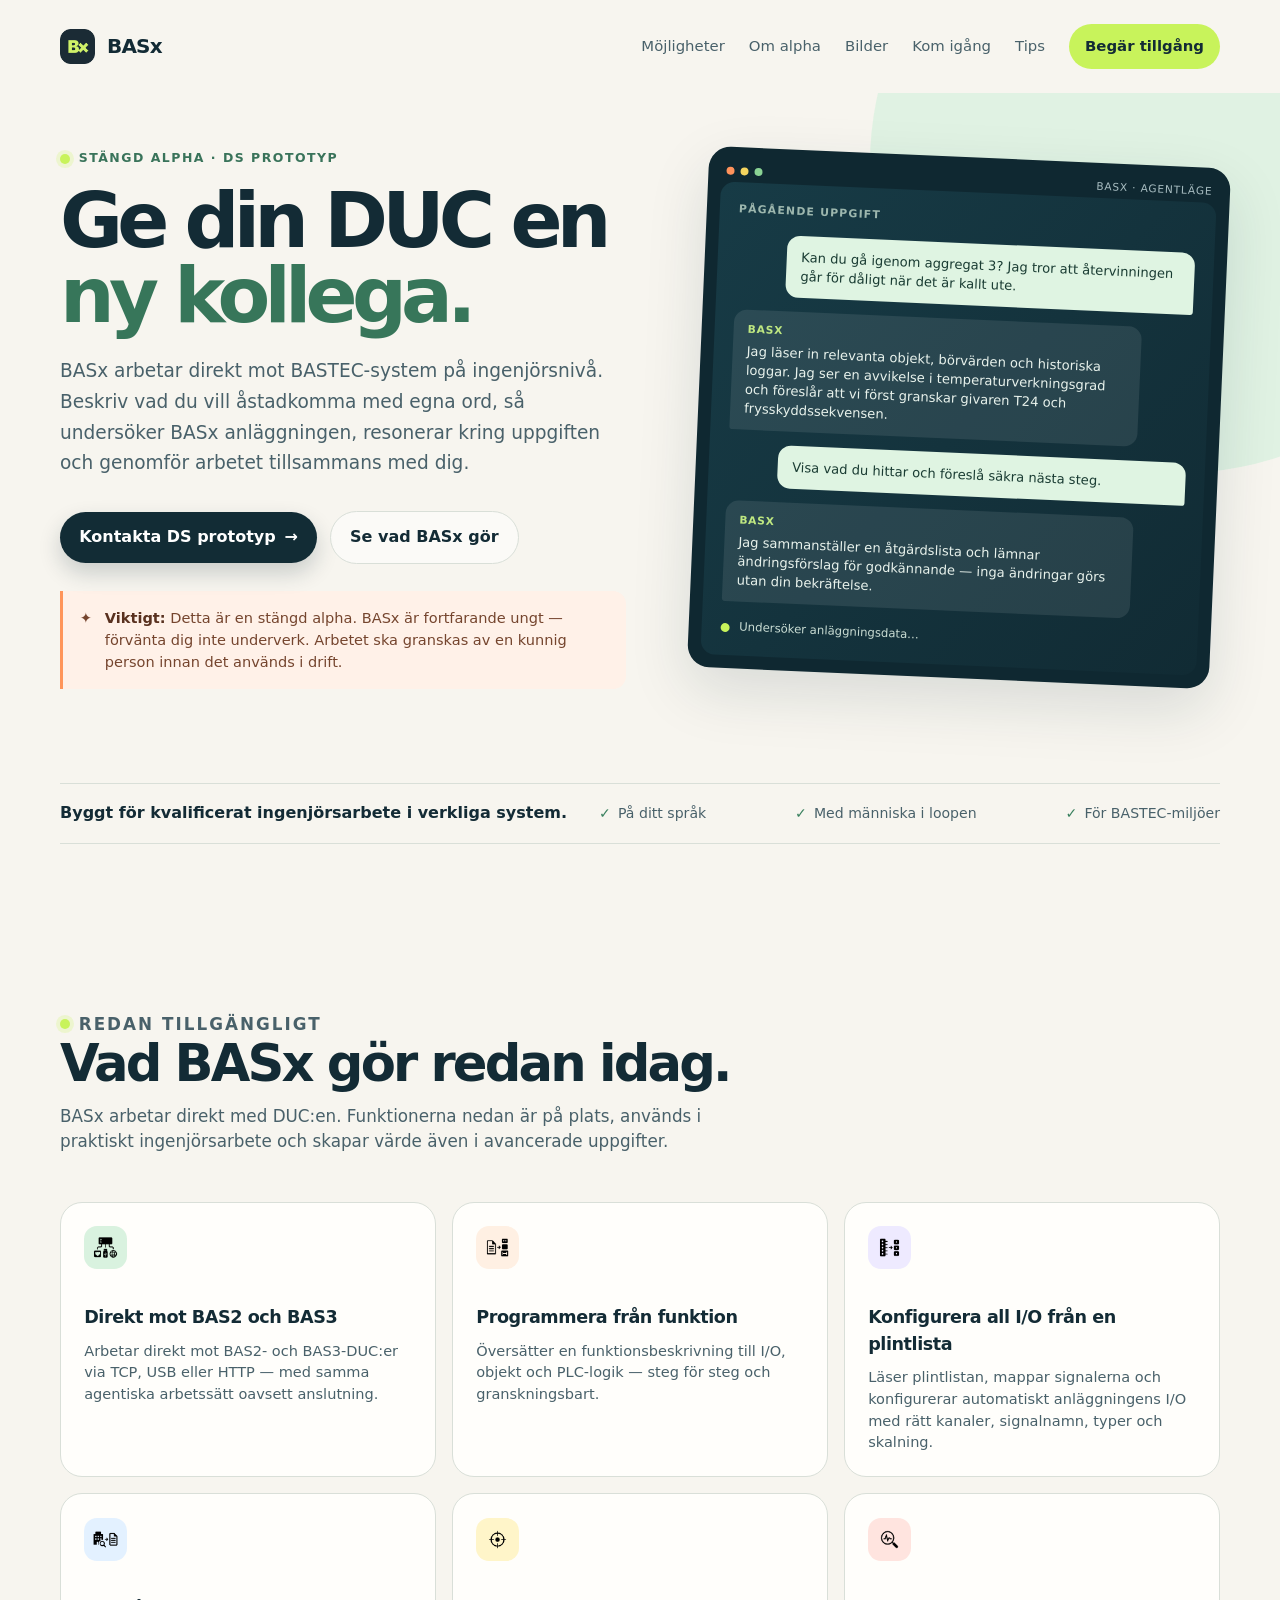
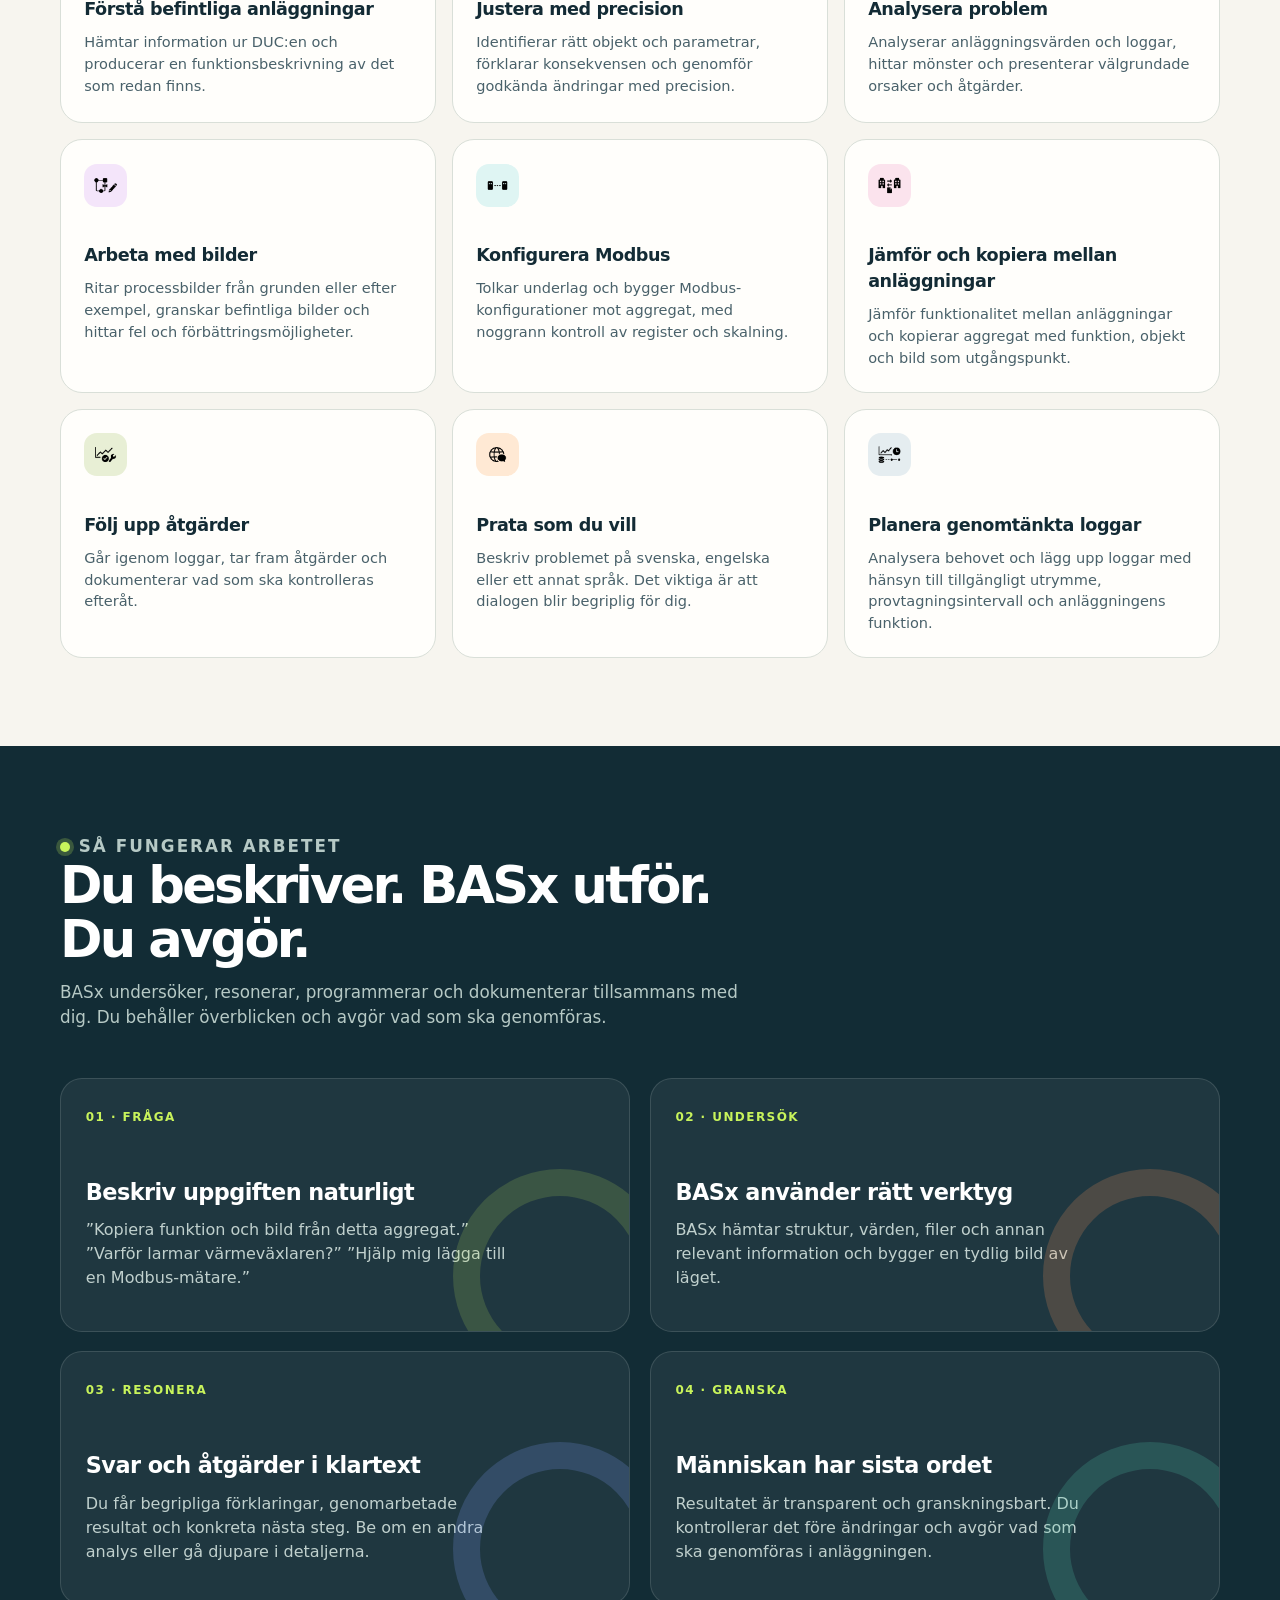
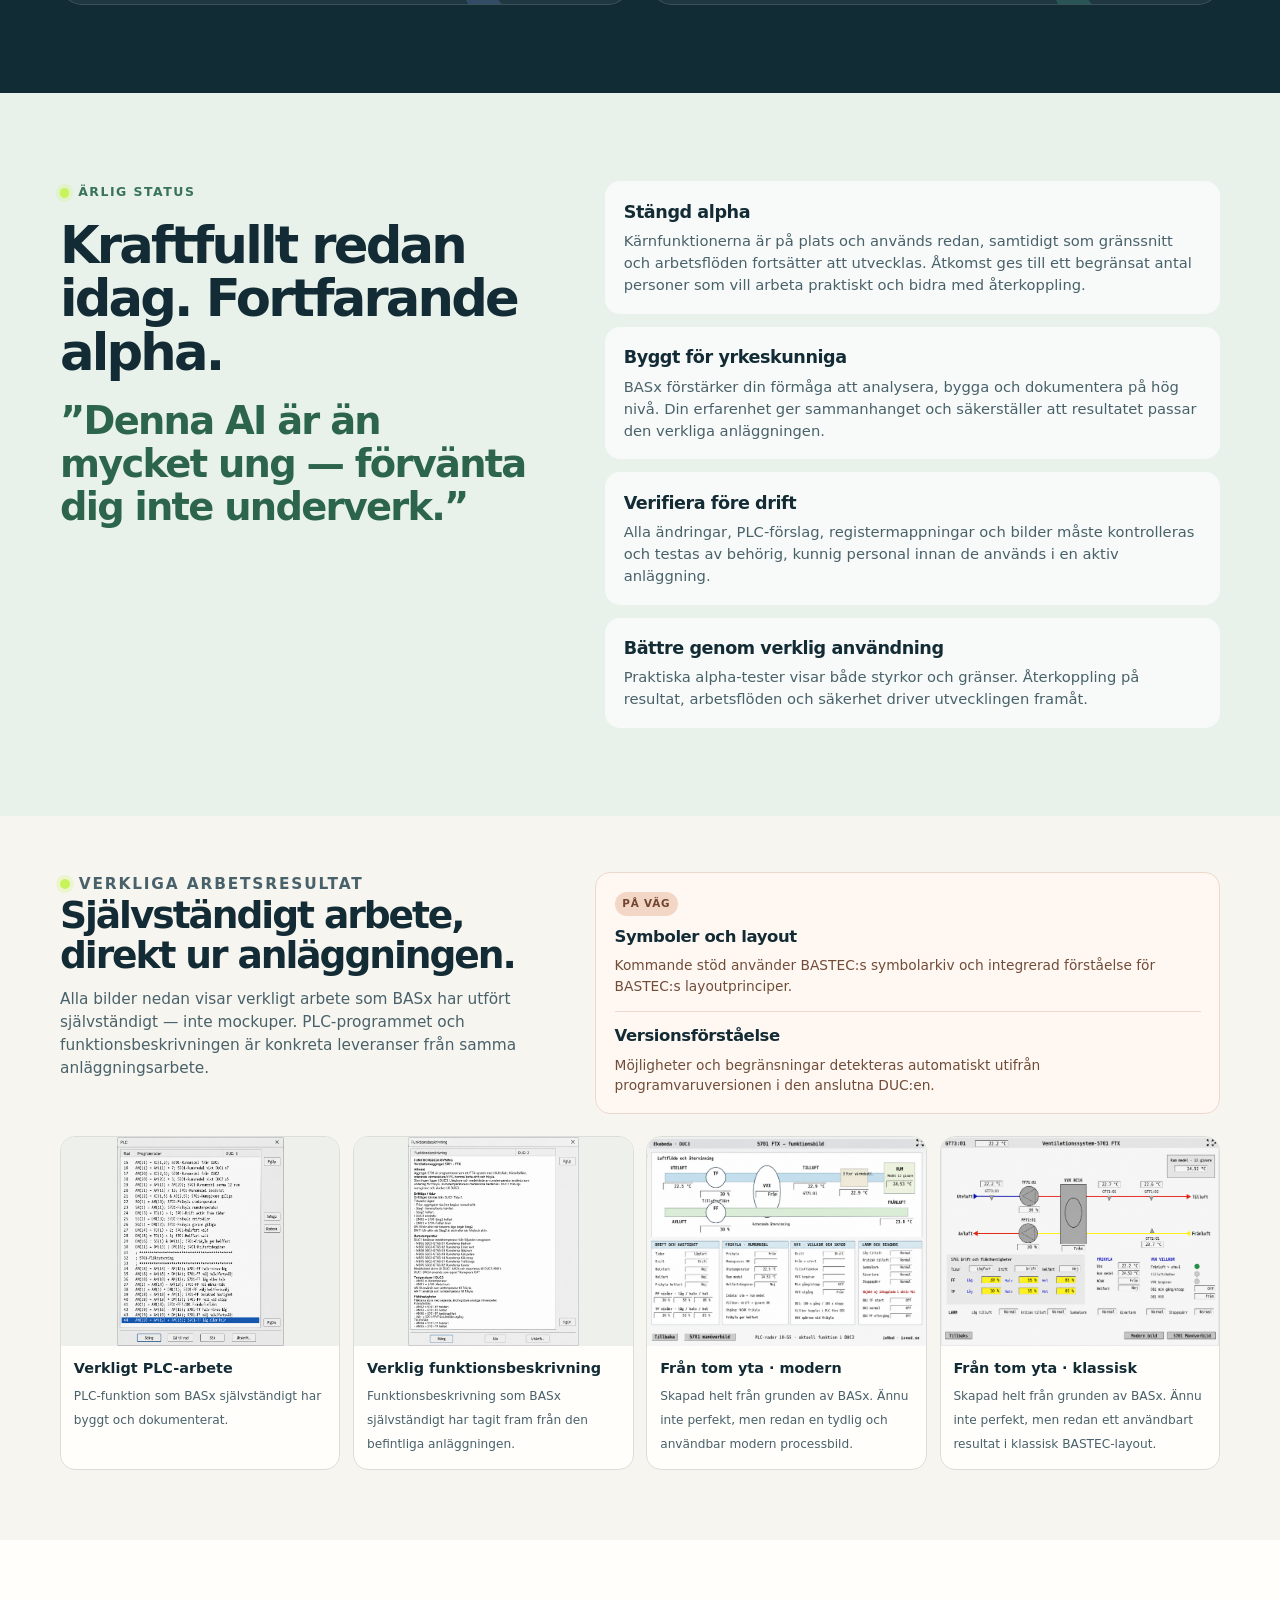
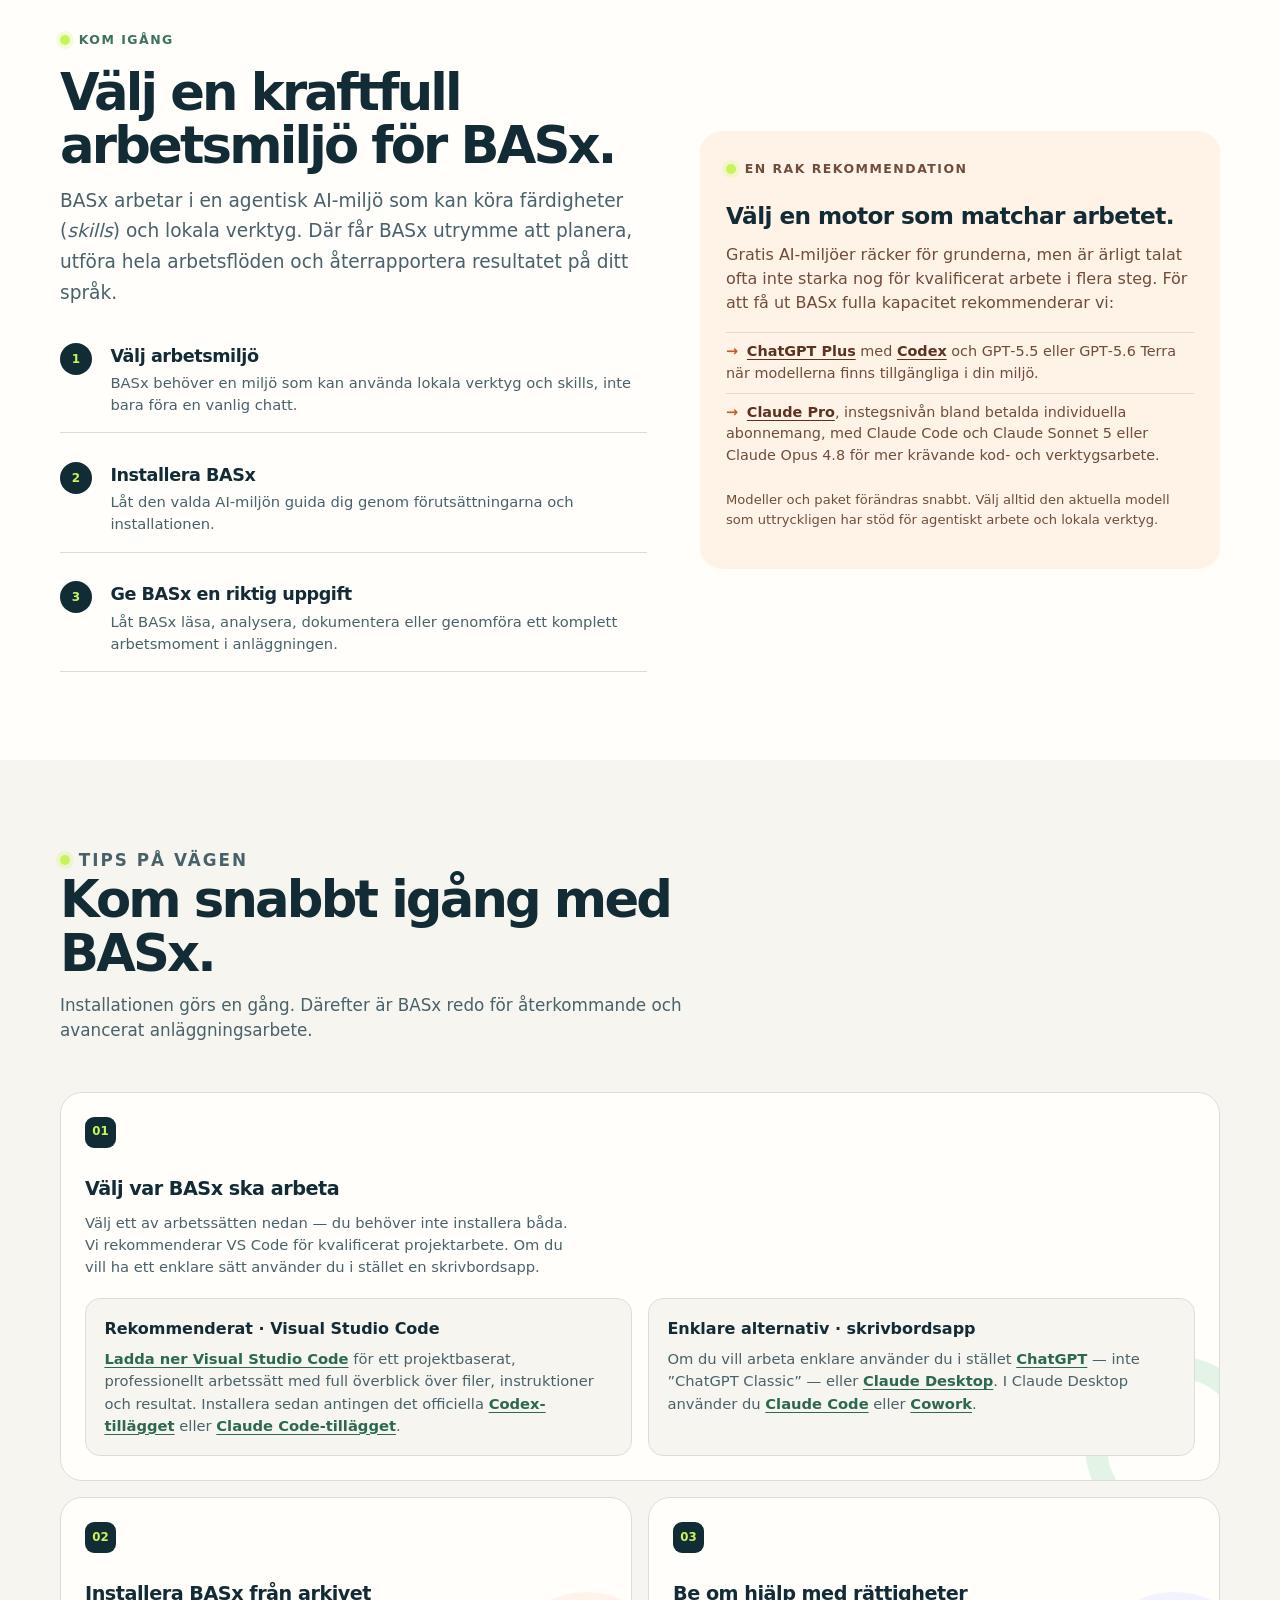
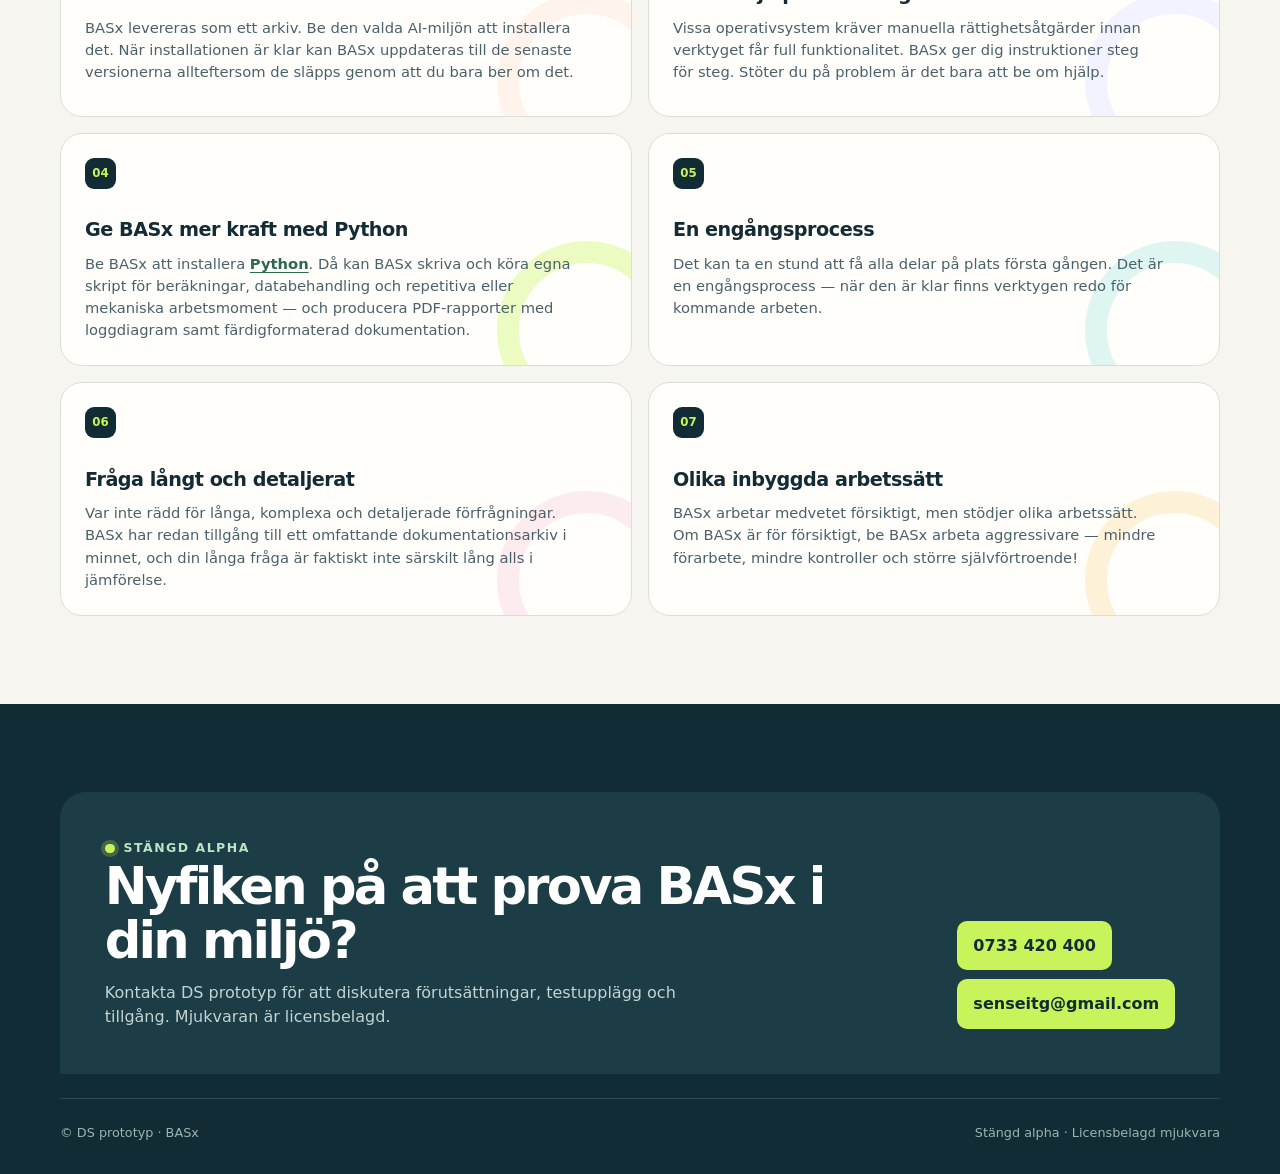
<file: basxcli/index.html>
<!doctype html>
<html lang="sv">
<head>
  <meta charset="utf-8">
  <meta name="viewport" content="width=device-width, initial-scale=1">
  <meta name="robots" content="noindex, follow">
  <meta http-equiv="refresh" content="0; url=/basx/">
  <link rel="canonical" href="https://ionod.se/basx/">
  <title>BASx har flyttat</title>
  <script>
    window.location.replace('/basx/' + window.location.search + window.location.hash);
  </script>
  <style>
    body {
      min-height: 100vh;
      display: grid;
      place-items: center;
      margin: 0;
      padding: 2rem;
      box-sizing: border-box;
      background: #f7f5ef;
      color: #132b35;
      font-family: Inter, system-ui, -apple-system, BlinkMacSystemFont, "Segoe UI", sans-serif;
      text-align: center;
    }
    a { color: #2c6950; font-weight: 750; text-underline-offset: 3px; }
  </style>
</head>
<body>
  <main>
    <h1>BASx har flyttat</h1>
    <p>Du skickas vidare till <a href="/basx/">den nya sidan</a>.</p>
  </main>
</body>
</html>
</file>
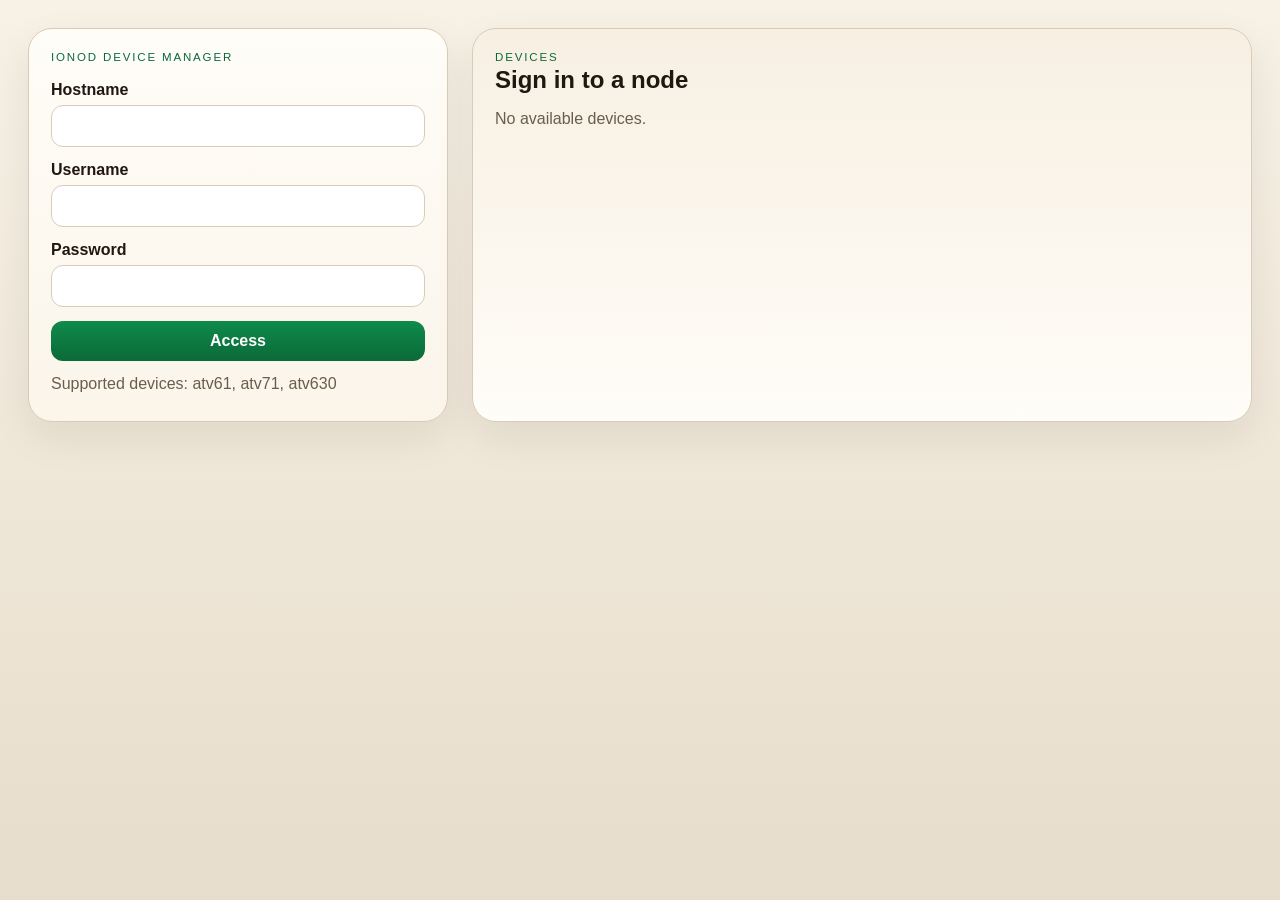
<file: devman/index.html>
<!doctype html>
<html lang="en">
<head>
  <meta charset="utf-8">
  <meta name="viewport" content="width=device-width, initial-scale=1">
  <title>ionod device manager</title>
  <link rel="stylesheet" href="./devman.css">
</head>
<body>
  <main class="shell">
    <section class="panel">
      <div class="eyebrow">ionod device manager</div>
      <form id="loginForm" class="stack">
        <label>
          <span>Hostname</span>
          <input id="addressInput" name="address" type="text" autocomplete="url" required>
        </label>
        <label>
          <span>Username</span>
          <input id="usernameInput" name="username" type="text" autocomplete="username" required>
        </label>
        <label>
          <span>Password</span>
          <input id="passwordInput" name="password" type="password" autocomplete="current-password" required>
        </label>
        <button id="loginButton" type="submit">Access</button>
      </form>
      <div id="status" class="status"></div>
    </section>

    <section class="panel panel-alt">
      <div class="section-head">
        <div>
          <div class="eyebrow">Devices</div>
          <h2 id="resultsTitle">Sign in to a node</h2>
        </div>
      </div>
      <div id="results" class="results empty">
        <p>No available devices.</p>
      </div>
    </section>
  </main>
  <script src="./devman.js"></script>
</body>
</html>
</file>
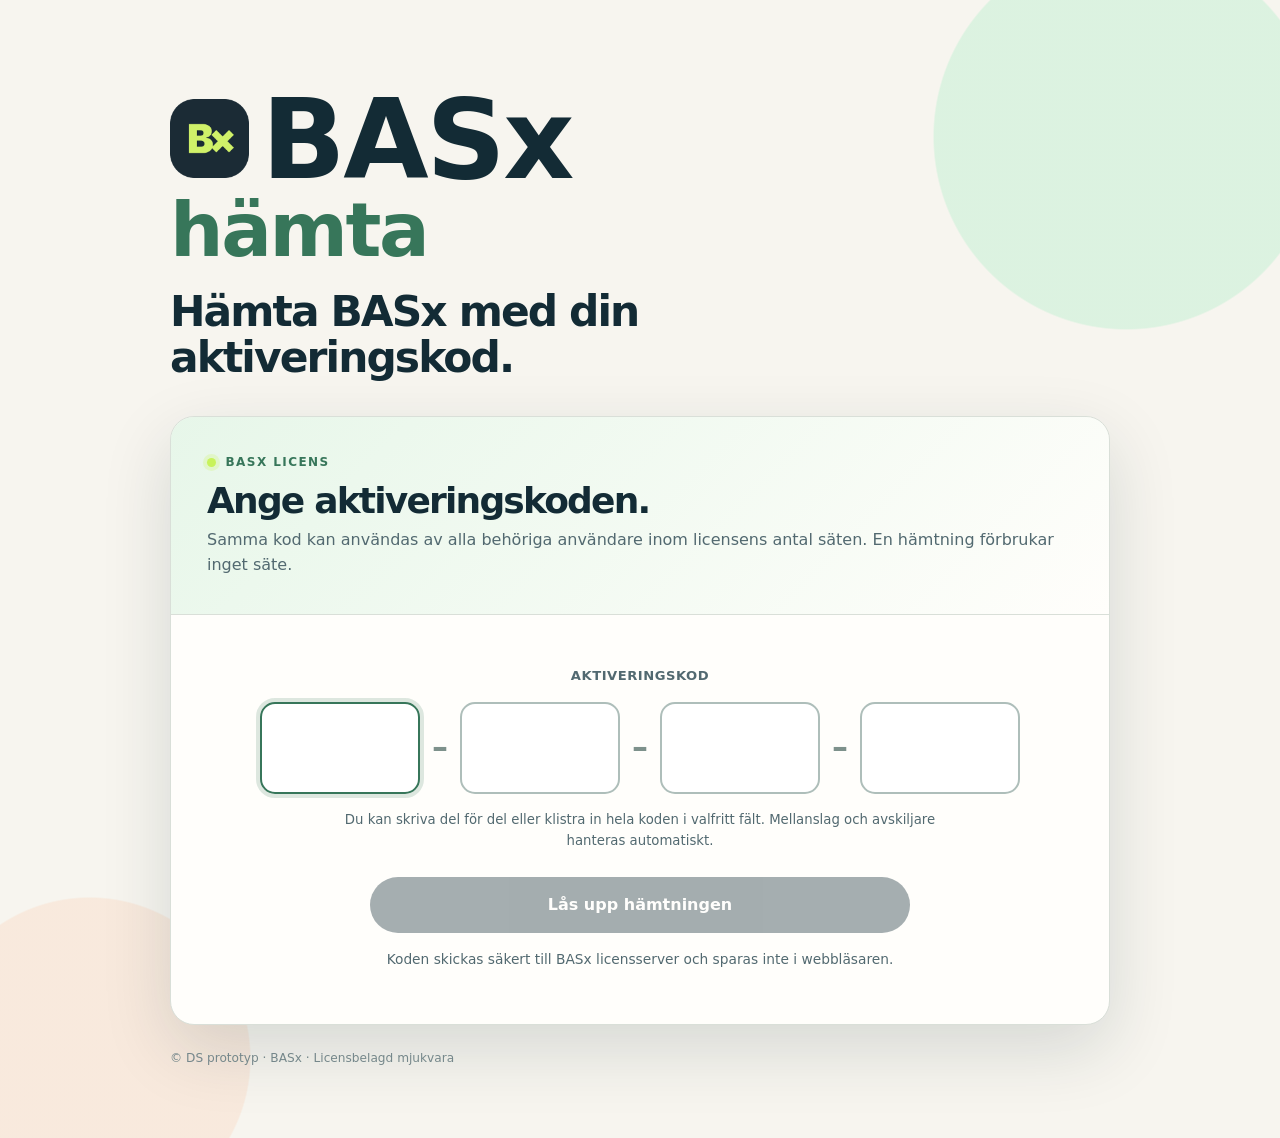
<file: basx/download/index.html>
<!doctype html>
<html lang="sv">
<head>
  <meta charset="utf-8">
  <meta name="viewport" content="width=device-width, initial-scale=1">
  <meta name="robots" content="noindex, nofollow, noarchive">
  <meta name="referrer" content="no-referrer">
  <meta name="theme-color" content="#f7f5ef">
  <title>Hämta BASx</title>
  <style>
    :root {
      --ink: #132b35;
      --soft: #526970;
      --paper: #f7f5ef;
      --white: #fffefb;
      --mint: #d9f2df;
      --lime: #c8f35b;
      --orange: #ff955a;
      --line: #d9dfd8;
      --green: #37765a;
      --error: #a53b32;
      --shadow: 0 24px 70px rgba(16, 45, 53, .14);
    }

    * { box-sizing: border-box; }
    [hidden] { display: none !important; }

    body {
      min-height: 100vh;
      margin: 0;
      color: var(--ink);
      background:
        radial-gradient(circle at 88% 12%, rgba(217, 242, 223, .9) 0 12rem, transparent 12.1rem),
        radial-gradient(circle at 7% 93%, rgba(255, 149, 90, .12) 0 10rem, transparent 10.1rem),
        var(--paper);
      font-family: Inter, ui-sans-serif, system-ui, -apple-system, BlinkMacSystemFont, "Segoe UI", sans-serif;
      line-height: 1.55;
    }

    button, input { font: inherit; }

    .shell {
      width: min(100% - 40px, 940px);
      margin: 0 auto;
      padding: clamp(54px, 10vh, 110px) 0 70px;
    }

    h1, h2, h3, p { margin-top: 0; }

    h1 {
      margin-bottom: 1.5rem;
      letter-spacing: -.075em;
      line-height: .92;
    }

    .brand {
      display: flex;
      align-items: baseline;
      gap: .75rem;
      font-size: clamp(3.1rem, 10vw, 6.9rem);
    }

    .brand img {
      width: .72em;
      height: .72em;
      object-fit: contain;
    }

    .mode {
      display: block;
      margin-top: .06em;
      color: var(--green);
      font-size: clamp(2.5rem, 7vw, 4.7rem);
      font-weight: 760;
    }

    .message {
      max-width: 800px;
      margin: 0;
      font-size: clamp(1.55rem, 4vw, 2.65rem);
      letter-spacing: -.045em;
      line-height: 1.08;
    }

    .content { margin-top: 2.2rem; }

    .card {
      overflow: hidden;
      border: 1px solid var(--line);
      border-radius: 24px;
      background: var(--white);
      box-shadow: var(--shadow);
    }

    .heading {
      padding: clamp(1.5rem, 4vw, 2.25rem);
      border-bottom: 1px solid var(--line);
      background: linear-gradient(135deg, rgba(217, 242, 223, .64), rgba(255, 254, 251, .42));
    }

    .eyebrow {
      display: flex;
      align-items: center;
      gap: .58rem;
      margin-bottom: .65rem;
      color: var(--green);
      font-size: .75rem;
      font-weight: 850;
      letter-spacing: .12em;
      text-transform: uppercase;
    }

    .eyebrow::before {
      width: .58rem;
      height: .58rem;
      border-radius: 50%;
      background: var(--lime);
      box-shadow: 0 0 0 4px rgba(200, 243, 91, .24);
      content: "";
    }

    .heading h3 {
      margin-bottom: .45rem;
      font-size: clamp(1.6rem, 4vw, 2.25rem);
      letter-spacing: -.05em;
      line-height: 1.08;
    }

    .heading p:last-child { margin-bottom: 0; color: var(--soft); }

    .download-form { padding: clamp(1.7rem, 5vw, 3.2rem); }

    .code-fieldset {
      min-width: 0;
      margin: 0;
      border: 0;
      padding: 0;
    }

    .code-label {
      display: block;
      margin-bottom: 1rem;
      color: var(--soft);
      font-size: .82rem;
      font-weight: 820;
      letter-spacing: .04em;
      text-align: center;
      text-transform: uppercase;
    }

    .code-inputs {
      display: grid;
      grid-template-columns: minmax(0, 1fr) auto minmax(0, 1fr) auto minmax(0, 1fr) auto minmax(0, 1fr);
      gap: clamp(.35rem, 1.4vw, .75rem);
      align-items: center;
      width: min(100%, 760px);
      margin: 0 auto;
    }

    .code-part {
      min-width: 0;
      width: 100%;
      height: clamp(68px, 11vw, 92px);
      border: 2px solid #aebeba;
      border-radius: 15px;
      padding: .35rem .2rem;
      color: var(--ink);
      background: #fff;
      font-family: ui-monospace, SFMono-Regular, Consolas, monospace;
      font-size: clamp(1.35rem, 4vw, 2.35rem);
      font-weight: 850;
      letter-spacing: .08em;
      text-align: center;
      text-transform: uppercase;
      caret-color: var(--orange);
    }

    .code-part:hover { border-color: #7f9690; }

    .code-part:focus {
      border-color: var(--green);
      outline: 4px solid rgba(55, 118, 90, .17);
    }

    .code-part[aria-invalid="true"] {
      border-color: var(--error);
      outline-color: rgba(165, 59, 50, .13);
    }

    .code-part:disabled { color: #6a7a7e; background: #f0f1ed; }

    .separator {
      color: #7d918b;
      font-size: clamp(1.3rem, 3.3vw, 2rem);
      font-weight: 800;
      user-select: none;
    }

    .entry-note {
      max-width: 650px;
      margin: 1rem auto 0;
      color: var(--soft);
      font-size: .83rem;
      text-align: center;
    }

    .button {
      display: grid;
      place-items: center;
      width: min(100%, 540px);
      min-height: 56px;
      margin: 1.6rem auto 0;
      border: 0;
      border-radius: 999px;
      color: white;
      background: var(--ink);
      box-shadow: 0 11px 24px rgba(18, 44, 53, .2);
      cursor: pointer;
      font-weight: 820;
      text-align: center;
      text-decoration: none;
    }

    .button:disabled { box-shadow: none; cursor: not-allowed; opacity: .38; }

    .status {
      min-height: 1.5rem;
      max-width: 680px;
      margin: 1rem auto 0;
      color: var(--soft);
      font-size: .86rem;
      text-align: center;
    }

    .status.error { color: var(--error); font-weight: 720; }

    .result {
      padding: clamp(1.7rem, 5vw, 3rem);
      border-top: 1px solid var(--line);
      background: linear-gradient(135deg, rgba(217, 242, 223, .42), rgba(255, 254, 251, .15));
      text-align: center;
    }

    .result h3 {
      margin-bottom: .5rem;
      font-size: clamp(1.55rem, 4vw, 2.15rem);
      letter-spacing: -.045em;
    }

    .result p { max-width: 650px; margin-right: auto; margin-left: auto; color: var(--soft); }
    .result .button { background: var(--green); }
    .expiry { margin-top: .8rem; font-size: .8rem; }
    .requirements-link { margin-top: 1.1rem; }

    footer { margin-top: 1.5rem; color: #75878b; font-size: .76rem; }

    .sr-only {
      position: absolute;
      width: 1px;
      height: 1px;
      overflow: hidden;
      clip: rect(0, 0, 0, 0);
      white-space: nowrap;
      clip-path: inset(50%);
    }

    @media (max-width: 640px) {
      .shell { width: min(100% - 28px, 940px); padding-top: 48px; }
      .code-inputs { gap: .28rem; }
      .code-part { height: 64px; border-radius: 11px; font-size: clamp(1.02rem, 6.1vw, 1.55rem); letter-spacing: .035em; }
      .separator { font-size: 1.1rem; }
    }
  </style>
</head>
<body>
  <main class="shell">
    <h1>
      <span class="brand"><img src="../assets/logo.png" alt=""><span>BASx</span></span>
      <span class="mode">hämta</span>
    </h1>
    <h2 class="message">Hämta BASx med din aktiveringskod.</h2>

    <div class="content">
      <section class="card" aria-labelledby="card-title">
        <header class="heading">
          <p class="eyebrow">BASx licens</p>
          <h3 id="card-title">Ange aktiveringskoden.</h3>
          <p>Samma kod kan användas av alla behöriga användare inom licensens antal säten. En hämtning förbrukar inget säte.</p>
        </header>

        <form class="download-form" id="download-form" novalidate>
          <fieldset class="code-fieldset">
            <legend class="sr-only">Aktiveringskod i fyra delar</legend>
            <label class="code-label" for="code-part-1">Aktiveringskod</label>
            <div class="code-inputs" id="code-inputs">
              <input class="code-part" id="code-part-1" aria-label="Aktiveringskod, del 1 av 4" inputmode="text" autocomplete="one-time-code" autocapitalize="characters" spellcheck="false" maxlength="4">
              <span class="separator" aria-hidden="true">–</span>
              <input class="code-part" id="code-part-2" aria-label="Aktiveringskod, del 2 av 4" inputmode="text" autocomplete="off" autocapitalize="characters" spellcheck="false" maxlength="4">
              <span class="separator" aria-hidden="true">–</span>
              <input class="code-part" id="code-part-3" aria-label="Aktiveringskod, del 3 av 4" inputmode="text" autocomplete="off" autocapitalize="characters" spellcheck="false" maxlength="4">
              <span class="separator" aria-hidden="true">–</span>
              <input class="code-part" id="code-part-4" aria-label="Aktiveringskod, del 4 av 4" inputmode="text" autocomplete="off" autocapitalize="characters" spellcheck="false" maxlength="4">
            </div>
            <p class="entry-note">Du kan skriva del för del eller klistra in hela koden i valfritt fält. Mellanslag och avskiljare hanteras automatiskt.</p>
          </fieldset>
          <button class="button" id="unlock-button" type="submit" disabled>Lås upp hämtningen</button>
          <p class="status" id="status" role="status" aria-live="polite">Koden skickas säkert till BASx licensserver och sparas inte i webbläsaren.</p>
        </form>

        <div class="result" id="download-result" hidden>
          <p class="eyebrow">Hämtningen är klar</p>
          <h3 id="download-title">BASx kan hämtas.</h3>
          <p id="download-description"></p>
          <a class="button" id="download-button" href="#">Hämta BASx</a>
          <p class="expiry" id="download-expiry"></p>
        </div>

        <div class="result" id="requirements-result" hidden>
          <p class="eyebrow">Licensen behöver kompletteras</p>
          <h3>Slutför licensuppgifterna.</h3>
          <p id="requirements-description"></p>
          <a class="button requirements-link" id="requirements-button" href="#">Öppna licenssidan</a>
        </div>
      </section>

      <footer>© DS prototyp · BASx · Licensbelagd mjukvara</footer>
    </div>
  </main>

  <script>
    (function() {
      'use strict';

      const API_ORIGIN = 'https://basx.ionod.se';
      const ACCESS_ENDPOINT = API_ORIGIN + '/api/license/download-access';
      const CODE_ALPHABET = 'ABCDEFGHJKLMNPQRSTUVWXYZ23456789';
      const form = document.getElementById('download-form');
      const fields = Array.from(document.querySelectorAll('.code-part'));
      const unlockButton = document.getElementById('unlock-button');
      const status = document.getElementById('status');
      const downloadResult = document.getElementById('download-result');
      const downloadTitle = document.getElementById('download-title');
      const downloadDescription = document.getElementById('download-description');
      const downloadButton = document.getElementById('download-button');
      const downloadExpiry = document.getElementById('download-expiry');
      const requirementsResult = document.getElementById('requirements-result');
      const requirementsDescription = document.getElementById('requirements-description');
      const requirementsButton = document.getElementById('requirements-button');
      let submitting = false;

      class PageError extends Error {
        constructor(message, code, actionUrl) {
          super(message);
          this.code = code;
          this.actionUrl = actionUrl;
        }
      }

      function externalString(value) {
        return typeof value === 'string' ? value.trim() : '';
      }

      function externalObject(value) {
        if (value === null || typeof value !== 'object' || Array.isArray(value)) {
          throw new PageError('Servern gav ett oväntat svar. Försök igen senare.', 'invalid_response', '');
        }
        return value;
      }

      function normalizeCharacters(value) {
        const normalized = String(value).normalize('NFKC').toUpperCase();
        let result = '';
        for (const character of normalized) {
          if (CODE_ALPHABET.indexOf(character) !== -1) {
            result += character;
          }
        }
        return result;
      }

      function codeValue() {
        return fields.map(function(field) { return field.value; }).join('-');
      }

      function codeComplete() {
        return fields.every(function(field) { return field.value.length === 4; });
      }

      function setInvalid(value) {
        fields.forEach(function(field) {
          field.setAttribute('aria-invalid', value ? 'true' : 'false');
        });
      }

      function updateButton() {
        unlockButton.disabled = submitting || !codeComplete();
      }

      function hideResults() {
        downloadResult.hidden = true;
        requirementsResult.hidden = true;
      }

      function distribute(characters, startField, startOffset) {
        const slots = fields.map(function(field) {
          return field.value.padEnd(4, ' ').split('');
        });
        let position = startField * 4 + startOffset;
        for (const character of characters) {
          if (position >= 16) {
            break;
          }
          slots[Math.floor(position / 4)][position % 4] = character;
          position += 1;
        }
        fields.forEach(function(field, index) {
          field.value = slots[index].join('').replace(/\s+$/g, '');
        });
        const focusPosition = Math.min(position, 15);
        const focusIndex = Math.floor(focusPosition / 4);
        const focusOffset = position >= 16 ? 4 : focusPosition % 4;
        fields[focusIndex].focus();
        fields[focusIndex].setSelectionRange(focusOffset, focusOffset);
        setInvalid(false);
        hideResults();
        updateButton();
      }

      fields.forEach(function(field, index) {
        field.addEventListener('input', function(event) {
          const clean = normalizeCharacters(field.value);
          if (clean.length > 4) {
            field.value = '';
            distribute(clean, clean.length >= 16 ? 0 : index, 0);
            return;
          }
          field.value = clean;
          setInvalid(false);
          hideResults();
          if (clean.length === 4 && event.inputType !== 'deleteContentBackward' && index < fields.length - 1) {
            fields[index + 1].focus();
            fields[index + 1].select();
          }
          updateButton();
        });

        field.addEventListener('paste', function(event) {
          const pasted = normalizeCharacters(event.clipboardData.getData('text'));
          if (pasted === '') {
            event.preventDefault();
            return;
          }
          event.preventDefault();
          const startField = pasted.length >= 16 ? 0 : index;
          const startOffset = pasted.length >= 16 ? 0 : (field.selectionStart || 0);
          if (field.selectionStart !== field.selectionEnd) {
            field.value = field.value.slice(0, field.selectionStart) + field.value.slice(field.selectionEnd);
          }
          distribute(pasted, startField, startOffset);
        });

        field.addEventListener('keydown', function(event) {
          const start = field.selectionStart || 0;
          const end = field.selectionEnd || 0;
          if (event.key === 'Backspace' && start === 0 && end === 0 && index > 0) {
            event.preventDefault();
            const previous = fields[index - 1];
            previous.focus();
            previous.setSelectionRange(previous.value.length, previous.value.length);
            return;
          }
          if (event.key === 'ArrowLeft' && start === 0 && end === 0 && index > 0) {
            event.preventDefault();
            const previous = fields[index - 1];
            previous.focus();
            previous.setSelectionRange(previous.value.length, previous.value.length);
            return;
          }
          if (event.key === 'ArrowRight' && start === field.value.length && end === start && index < fields.length - 1) {
            event.preventDefault();
            fields[index + 1].focus();
            fields[index + 1].setSelectionRange(0, 0);
          }
        });
      });

      async function postCode(code) {
        const response = await fetch(ACCESS_ENDPOINT, {
          method: 'POST',
          headers: {'Accept': 'application/json', 'Content-Type': 'application/json'},
          body: JSON.stringify({'activation_code': code}),
          credentials: 'omit'
        });
        let payload;
        try {
          payload = externalObject(await response.json());
        } catch (error) {
          if (error instanceof PageError) {
            throw error;
          }
          throw new PageError('Servern gav ett oväntat svar. Försök igen senare.', 'invalid_response', '');
        }
        if (!response.ok) {
          throw new PageError(
            externalString(payload['error']) || 'Hämtningen kunde inte låsas upp.',
            externalString(payload['error_code']),
            externalString(payload['action_url'])
          );
        }
        return payload;
      }

      function showDownload(payload) {
        const version = externalString(payload['release_version']);
        const download = externalString(payload['download_url']);
        const expires = externalString(payload['download_expires_at']);
        const parsed = new URL(download, API_ORIGIN);
        if (version === '' || download === '' || parsed.origin !== API_ORIGIN) {
          throw new PageError('Servern gav ingen giltig hämtningsadress.', 'invalid_response', '');
        }
        downloadTitle.textContent = 'BASx ' + version + ' är redo.';
        downloadDescription.textContent = 'Hämtningslänken är personlig för detta tillfälle. Själva hämtningen förbrukar inget licenssäte.';
        downloadButton.href = parsed.href;
        if (expires !== '') {
          const expiry = new Date(expires);
          downloadExpiry.textContent = Number.isNaN(expiry.getTime())
            ? 'Länken gäller i 15 minuter.'
            : 'Länken gäller till ' + expiry.toLocaleTimeString('sv-SE', {hour: '2-digit', minute: '2-digit'}) + '.';
        } else {
          downloadExpiry.textContent = 'Länken gäller i 15 minuter.';
        }
        requirementsResult.hidden = true;
        downloadResult.hidden = false;
      }

      function showRequirements(error) {
        let action;
        try {
          action = new URL(error.actionUrl);
        } catch (_) {
          action = null;
        }
        if (action === null || action.origin !== 'https://ionod.se' || !action.pathname.startsWith('/basx/license/')) {
          return false;
        }
        requirementsDescription.textContent = 'Licensinnehavaren behöver komplettera kontaktuppgifterna eller godkänna de aktuella licensvillkoren innan BASx kan hämtas.';
        requirementsButton.href = action.href;
        downloadResult.hidden = true;
        requirementsResult.hidden = false;
        return true;
      }

      function userMessage(error) {
        if (error.code === 'activation_code_invalid') {
          return 'Aktiveringskoden känns inte igen. Kontrollera koden och försök igen.';
        }
        if (error.code === 'licence_download_denied') {
          return 'Licensen är inte aktiv för hämtning. Kontakta licensadministratören.';
        }
        if (error.code === 'release_unavailable') {
          return 'BASx kan inte hämtas just nu. Försök igen senare.';
        }
        if (error.code === 'invalid_request') {
          return 'Aktiveringskoden är inte komplett.';
        }
        return error.message;
      }

      form.addEventListener('submit', async function(event) {
        event.preventDefault();
        if (submitting || !codeComplete()) {
          return;
        }
        submitting = true;
        setInvalid(false);
        hideResults();
        updateButton();
        status.classList.remove('error');
        status.textContent = 'Kontrollerar licensen och förbereder hämtningen…';
        try {
          const payload = await postCode(codeValue());
          fields.forEach(function(field) {
            field.value = '';
          });
          showDownload(payload);
          status.textContent = 'Klart. Hämtningslänken är tillgänglig nedan.';
        } catch (error) {
          const pageError = error instanceof PageError
            ? error
            : new PageError('BASx licensserver går inte att nå just nu.', 'network_error', '');
          const requirementsShown = pageError.code === 'download_requirements_incomplete' && showRequirements(pageError);
          status.classList.add('error');
          status.textContent = requirementsShown
            ? 'Licensen behöver kompletteras innan hämtningen kan låsas upp.'
            : userMessage(pageError);
          if (pageError.code === 'activation_code_invalid') {
            setInvalid(true);
            fields[0].focus();
            fields[0].select();
          }
        } finally {
          submitting = false;
          updateButton();
        }
      });

      fields[0].focus({preventScroll: true});
    })();
  </script>
</body>
</html>
</file>
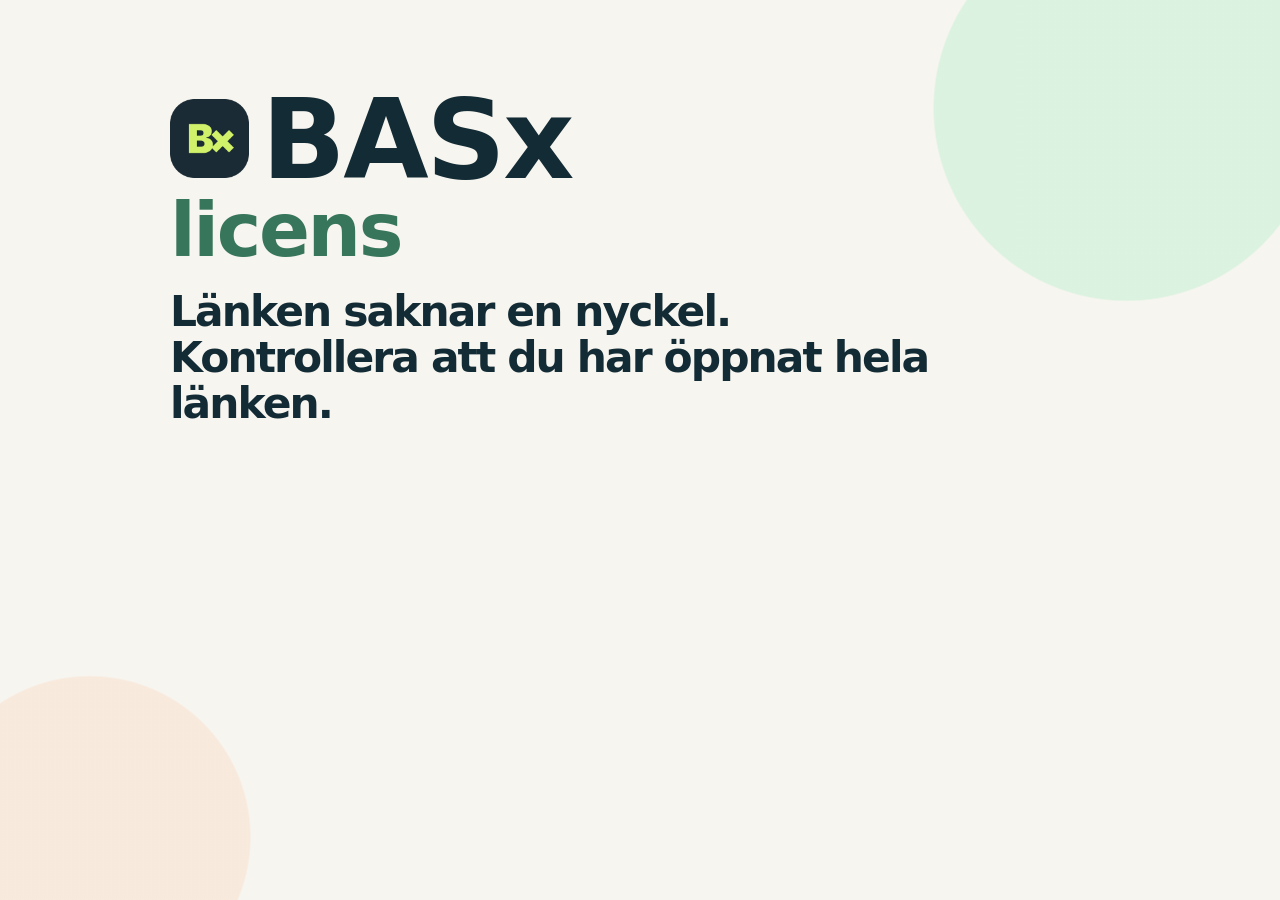
<file: basx/license/index.html>
<!doctype html>
<html lang="sv">
<head>
  <meta charset="utf-8">
  <meta name="viewport" content="width=device-width, initial-scale=1">
  <meta name="robots" content="noindex, nofollow, noarchive">
  <meta name="referrer" content="no-referrer">
  <meta name="theme-color" content="#f7f5ef">
  <title>BASx licens</title>
  <style>
    :root {
      --ink: #132b35;
      --soft: #526970;
      --paper: #f7f5ef;
      --white: #fffefb;
      --mint: #d9f2df;
      --lime: #c8f35b;
      --orange: #ff955a;
      --line: #d9dfd8;
      --green: #37765a;
      --shadow: 0 24px 70px rgba(16, 45, 53, .14);
    }

    * { box-sizing: border-box; }
    [hidden] { display: none !important; }

    body {
      min-height: 100vh;
      margin: 0;
      color: var(--ink);
      background:
        radial-gradient(circle at 88% 12%, rgba(217, 242, 223, .9) 0 12rem, transparent 12.1rem),
        radial-gradient(circle at 7% 93%, rgba(255, 149, 90, .12) 0 10rem, transparent 10.1rem),
        var(--paper);
      font-family: Inter, ui-sans-serif, system-ui, -apple-system, BlinkMacSystemFont, "Segoe UI", sans-serif;
      line-height: 1.55;
    }

    button, input, textarea { font: inherit; }

    .shell {
      width: min(100% - 40px, 940px);
      margin: 0 auto;
      padding: clamp(54px, 10vh, 110px) 0 70px;
    }

    h1, h2, h3, h4, p { margin-top: 0; }

    h1 {
      margin-bottom: 1.5rem;
      letter-spacing: -.075em;
      line-height: .92;
    }

    .brand {
      display: flex;
      align-items: baseline;
      gap: .75rem;
      font-size: clamp(3.1rem, 10vw, 6.9rem);
    }

    .brand img {
      width: .72em;
      height: .72em;
      object-fit: contain;
    }

    .mode {
      display: block;
      margin-top: .06em;
      color: var(--green);
      font-size: clamp(2.5rem, 7vw, 4.7rem);
      font-weight: 760;
    }

    .message {
      max-width: 800px;
      margin: 0;
      font-size: clamp(1.55rem, 4vw, 2.65rem);
      letter-spacing: -.045em;
      line-height: 1.08;
    }

    .message[aria-busy="true"]::after {
      display: inline-block;
      width: .27em;
      height: .27em;
      margin-left: .38em;
      border-radius: 50%;
      background: var(--orange);
      box-shadow: .48em 0 0 rgba(255, 149, 90, .52), .96em 0 0 rgba(255, 149, 90, .22);
      content: "";
      vertical-align: .18em;
    }

    .content { margin-top: 2rem; }
    .access { color: var(--green); font-size: 1.3rem; font-weight: 800; }
    .note { max-width: 760px; margin-bottom: 2.6rem; color: var(--soft); line-height: 1.75; }
    .note strong { color: var(--ink); }

    .card {
      overflow: hidden;
      border: 1px solid var(--line);
      border-radius: 24px;
      background: var(--white);
      box-shadow: var(--shadow);
    }

    .heading {
      padding: clamp(1.5rem, 4vw, 2.25rem);
      border-bottom: 1px solid var(--line);
      background: linear-gradient(135deg, rgba(217, 242, 223, .64), rgba(255, 254, 251, .42));
    }

    .eyebrow {
      display: flex;
      align-items: center;
      gap: .58rem;
      margin-bottom: .65rem;
      color: var(--green);
      font-size: .75rem;
      font-weight: 850;
      letter-spacing: .12em;
      text-transform: uppercase;
    }

    .eyebrow::before {
      width: .58rem;
      height: .58rem;
      border-radius: 50%;
      background: var(--lime);
      box-shadow: 0 0 0 4px rgba(200, 243, 91, .24);
      content: "";
    }

    .heading h3 {
      margin-bottom: .45rem;
      font-size: clamp(1.6rem, 4vw, 2.25rem);
      letter-spacing: -.05em;
      line-height: 1.08;
    }

    .heading p:last-child { margin-bottom: 0; color: var(--soft); }

    .profile {
      display: grid;
      grid-template-columns: repeat(2, minmax(0, 1fr));
      gap: 1rem;
      padding: clamp(1.35rem, 4vw, 2.25rem);
      border-bottom: 1px solid var(--line);
    }

    .profile-intro { grid-column: 1 / -1; }
    .profile-intro h4 { margin-bottom: .3rem; font-size: 1.2rem; }
    .profile-intro p { margin: 0; color: var(--soft); font-size: .87rem; }

    .field {
      display: grid;
      gap: .4rem;
      color: var(--soft);
      font-size: .82rem;
      font-weight: 750;
    }

    .wide { grid-column: 1 / -1; }

    .field input, .field textarea {
      width: 100%;
      border: 1px solid #b9c5c1;
      border-radius: 10px;
      padding: .75rem .85rem;
      color: var(--ink);
      background: white;
      font-weight: 500;
    }

    .field textarea { min-height: 7rem; resize: vertical; }

    .field input:focus, .field textarea:focus {
      border-color: var(--green);
      outline: 3px solid rgba(55, 118, 90, .16);
    }

    .eula {
      max-height: min(48vh, 440px);
      margin: 0;
      overflow: auto;
      padding: clamp(1.35rem, 4vw, 2.25rem);
      border-bottom: 1px solid var(--line);
      color: #304950;
      background: #fbfaf6;
      font-family: ui-monospace, SFMono-Regular, Consolas, "Liberation Mono", monospace;
      font-size: .87rem;
      line-height: 1.7;
      white-space: pre-wrap;
    }

    .eula-meta {
      margin: 0;
      padding: .8rem clamp(1.35rem, 4vw, 2.25rem);
      border-bottom: 1px solid var(--line);
      color: var(--soft);
      background: #f5f3ed;
      font-size: .78rem;
    }

    .completion { padding: clamp(1.35rem, 4vw, 2.25rem); }

    .check {
      display: grid;
      grid-template-columns: 24px 1fr;
      gap: .8rem;
      align-items: start;
      font-weight: 720;
      cursor: pointer;
    }

    .check input { width: 22px; height: 22px; accent-color: var(--ink); }

    .button {
      width: 100%;
      min-height: 54px;
      margin-top: 1.3rem;
      border: 0;
      border-radius: 999px;
      color: white;
      background: var(--ink);
      box-shadow: 0 11px 24px rgba(18, 44, 53, .2);
      cursor: pointer;
      font-weight: 820;
    }

    .button:disabled { box-shadow: none; cursor: not-allowed; opacity: .38; }
    .small-note { margin: .8rem 0 0; color: var(--soft); font-size: .79rem; text-align: center; }

    .receipt {
      display: block;
      margin: .7rem auto 0;
      color: var(--green);
      font-size: .82rem;
      font-weight: 700;
      text-align: center;
    }

    footer { margin-top: 1.5rem; color: #75878b; font-size: .76rem; }

    dialog {
      width: min(100% - 32px, 590px);
      border: 0;
      border-radius: 22px;
      padding: 0;
      color: var(--ink);
      background: var(--white);
      box-shadow: var(--shadow);
    }

    dialog::backdrop { background: rgba(10, 30, 36, .72); }
    .modal-content { padding: clamp(1.5rem, 5vw, 2.5rem); }
    .modal-content h3 { font-size: clamp(1.55rem, 4vw, 2.1rem); letter-spacing: -.04em; line-height: 1.1; }
    .modal-message { color: var(--soft); font-size: 1.04rem; line-height: 1.7; }

    .activation-code {
      display: grid;
      width: 100%;
      gap: .45rem;
      margin: 1.4rem 0;
      padding: 1.2rem 1rem 1rem;
      border: 2px solid var(--ink);
      border-radius: 14px;
      color: var(--ink);
      background: #f5f3ed;
      cursor: pointer;
      text-align: center;
    }

    .activation-code-value {
      font-family: ui-monospace, SFMono-Regular, Consolas, monospace;
      font-size: clamp(1.45rem, 6vw, 2.2rem);
      font-weight: 850;
      letter-spacing: .065em;
      user-select: all;
    }

    .copy-label {
      color: var(--green);
      font-size: .82rem;
      font-weight: 850;
      letter-spacing: .02em;
    }

    .modal-actions { display: grid; gap: .75rem; margin-top: 1.4rem; }
    .modal-actions .button { display: grid; place-items: center; margin-top: 0; text-decoration: none; }

    @media (max-width: 580px) {
      .shell { width: min(100% - 28px, 940px); padding-top: 48px; }
      .profile { grid-template-columns: 1fr; }
      .wide, .profile-intro { grid-column: auto; }
    }
  </style>
</head>
<body>
  <main class="shell">
    <h1>
      <span class="brand"><img src="../assets/logo.png" alt=""><span>BASx</span></span>
      <span class="mode" id="mode-title">licens</span>
    </h1>
    <h2 class="message" id="message" aria-live="polite" aria-busy="true">Kontrollerar nyckel…</h2>

    <div class="content" id="content" hidden>
      <div id="alpha-intro" hidden>
        <p class="access">Du har fått tillgång till BASx alpha.</p>
        <p class="note"><strong>Jag hoppas att ni ska trivas ihop — du och BASx.</strong> Ge BASx något verkligt att bita i, prata som du brukar och se vart ni kommer tillsammans. BASx bidrar med verktygen och uthålligheten; du bidrar med erfarenheten och har alltid sista ordet.</p>
      </div>

      <section class="card" aria-labelledby="card-title">
        <header class="heading">
          <p class="eyebrow">BASx licens</p>
          <h3 id="card-title">Komplettera licensen.</h3>
          <p id="card-description">Servern visar bara det som behöver göras för den här licensen.</p>
        </header>

        <div class="profile" id="profile-section" hidden>
          <div class="profile-intro">
            <h4>Kontaktuppgifter för licensinnehavaren</h4>
            <p>Fyll i uppgifterna här. De skickas direkt till BASx licensserver och behöver inte lämnas till assistenten.</p>
          </div>
          <label class="field">Namn
            <input id="profile-name" autocomplete="name" maxlength="200" required>
          </label>
          <label class="field">E-post
            <input id="profile-email" type="email" autocomplete="email" maxlength="320" required>
          </label>
          <label class="field">Telefon
            <input id="profile-phone" type="tel" autocomplete="tel" maxlength="80" required>
          </label>
          <label class="field wide">Postadress
            <textarea id="profile-address" autocomplete="street-address" maxlength="1000" required></textarea>
          </label>
        </div>

        <div id="eula-section" hidden>
          <pre class="eula" id="eula-text" tabindex="0"></pre>
          <p class="eula-meta" id="eula-meta"></p>
        </div>

        <div class="completion">
          <label class="check" id="acceptance-row" hidden>
            <input id="accept-eula" type="checkbox">
            <span id="acceptance-label">Jag har läst och accepterar licensvillkoren för BASx.</span>
          </label>
          <button class="button" id="complete-button" type="button" disabled>Skicka in och fortsätt</button>
          <p class="small-note" id="completion-note">Nyckeln och uppgifterna verifieras av BASx licensserver.</p>
          <a class="receipt" id="receipt-link" href="#" hidden>Spara kvitto på godkännandet</a>
        </div>
      </section>

      <footer>© DS prototyp · BASx · Licensbelagd mjukvara</footer>
    </div>
  </main>

  <dialog id="success-modal" aria-labelledby="success-title">
    <div class="modal-content">
      <p class="eyebrow" id="success-eyebrow">Klart</p>
      <h3 id="success-title">Klart.</h3>
      <p class="modal-message" id="success-message"></p>
      <div id="activation-section" hidden>
        <button class="activation-code" id="copy-activation-code" type="button">
          <span class="activation-code-value" id="activation-code"></span>
          <span class="copy-label" id="copy-label">Kopiera aktiveringskoden</span>
        </button>
        <p class="modal-message" id="activation-explanation"></p>
      </div>
      <p class="modal-message" id="download-explanation" hidden></p>
      <div class="modal-actions">
        <a class="button" id="download-button" href="#" hidden>Hämta BASx</a>
      </div>
    </div>
  </dialog>

  <script>
    (function() {
      'use strict';

      const API_ORIGIN = 'https://basx.ionod.se';
      const ACCESS_ENDPOINT = API_ORIGIN + '/api/license/access';
      const EULA_ENDPOINT = API_ORIGIN + '/api/license/eula';
      const COMPLETE_ENDPOINT = API_ORIGIN + '/api/license/complete';

      const message = document.getElementById('message');
      const content = document.getElementById('content');
      const modeTitle = document.getElementById('mode-title');
      const alphaIntro = document.getElementById('alpha-intro');
      const cardTitle = document.getElementById('card-title');
      const cardDescription = document.getElementById('card-description');
      const profileSection = document.getElementById('profile-section');
      const profileName = document.getElementById('profile-name');
      const profileEmail = document.getElementById('profile-email');
      const profilePhone = document.getElementById('profile-phone');
      const profileAddress = document.getElementById('profile-address');
      const eulaSection = document.getElementById('eula-section');
      const eulaText = document.getElementById('eula-text');
      const eulaMeta = document.getElementById('eula-meta');
      const acceptanceRow = document.getElementById('acceptance-row');
      const acceptance = document.getElementById('accept-eula');
      const acceptanceLabel = document.getElementById('acceptance-label');
      const completeButton = document.getElementById('complete-button');
      const completionNote = document.getElementById('completion-note');
      const receiptLink = document.getElementById('receipt-link');
      const successModal = document.getElementById('success-modal');
      const successEyebrow = document.getElementById('success-eyebrow');
      const successTitle = document.getElementById('success-title');
      const successMessage = document.getElementById('success-message');
      const activationSection = document.getElementById('activation-section');
      const copyActivationCode = document.getElementById('copy-activation-code');
      const activationCode = document.getElementById('activation-code');
      const copyLabel = document.getElementById('copy-label');
      const activationExplanation = document.getElementById('activation-explanation');
      const downloadExplanation = document.getElementById('download-explanation');
      const downloadButton = document.getElementById('download-button');

      class PageError extends Error {}

      const currentUrl = new URL(window.location.href);
      const fragment = new URLSearchParams(currentUrl.hash.replace(/^#/, ''));
      const suppliedKey = fragment.get('key') || currentUrl.searchParams.get('key');
      const accessKey = suppliedKey === null ? '' : suppliedKey.trim().toUpperCase();
      currentUrl.hash = '';
      currentUrl.searchParams.delete('key');
      window.history.replaceState(null, '', currentUrl.pathname + currentUrl.search);

      let accessState = null;
      let eulaState = null;
      let completing = false;
      let completed = false;

      function externalString(value) {
        return typeof value === 'string' ? value.trim() : '';
      }

      function externalObject(value) {
        if (value === null || typeof value !== 'object' || Array.isArray(value)) {
          throw new PageError('Servern gav ett oväntat svar. Försök igen senare.');
        }
        return value;
      }

      function normalizeRequirements(value) {
        const raw = externalObject(value);
        return {
          profileDetails: raw['profile_details'] === true,
          eulaAcceptance: raw['eula_acceptance'] === true
        };
      }

      function normalizeAccess(value) {
        const raw = externalObject(value);
        const error = externalString(raw['error']);
        const name = externalString(raw['name']);
        const flow = externalString(raw['flow']);
        const completion = externalString(raw['completion']);
        if (error !== '') {
          throw new PageError(error);
        }
        if (name === '' || (flow !== 'invite' && flow !== 'update')) {
          throw new PageError('Licensnyckeln gav ett ofullständigt svar.');
        }
        return {
          name: name,
          flow: flow,
          completion: completion,
          alphaOnboarding: raw['alpha_onboarding'] === true,
          requirements: normalizeRequirements(raw['requirements'])
        };
      }

      function normalizeEula(value) {
        const raw = externalObject(value);
        const result = {
          text: typeof raw['eula'] === 'string' ? raw['eula'] : '',
          releaseVersion: externalString(raw['release_version']),
          artifactSHA256: externalString(raw['artifact_sha256']),
          eulaVersion: externalString(raw['eula_version']),
          eulaSHA256: externalString(raw['eula_sha256']),
          statementVersion: Number(raw['statement_version']),
          statement: typeof raw['acceptance_statement'] === 'string' ? raw['acceptance_statement'] : '',
          statementSHA256: externalString(raw['acceptance_statement_sha256']),
          licensor: externalString(raw['licensor']),
          licensorContact: externalString(raw['licensor_contact'])
        };
        if (result.text.trim() === '' || result.releaseVersion === '' || result.eulaVersion === '' ||
            !Number.isInteger(result.statementVersion) || !/^[0-9a-f]{64}$/i.test(result.artifactSHA256) ||
            !/^[0-9a-f]{64}$/i.test(result.eulaSHA256) || !/^[0-9a-f]{64}$/i.test(result.statementSHA256)) {
          throw new PageError('Licensvillkoren är inte tillgängliga just nu.');
        }
        return result;
      }

      async function postJson(endpoint, body) {
        const response = await fetch(endpoint, {
          method: 'POST',
          headers: {'Accept': 'application/json', 'Content-Type': 'application/json'},
          body: JSON.stringify(body),
          credentials: 'omit'
        });
        let payload;
        try {
          payload = await response.json();
        } catch (_) {
          throw new PageError('Servern gav ett oväntat svar. Försök igen senare.');
        }
        return {ok: response.ok, payload: externalObject(payload)};
      }

      async function sha256Hex(value) {
        const bytes = new TextEncoder().encode(value);
        const digest = await window.crypto.subtle.digest('SHA-256', bytes);
        return Array.from(new Uint8Array(digest), function(byte) {
          return byte.toString(16).padStart(2, '0');
        }).join('');
      }

      function profileValid() {
        if (accessState === null || !accessState.requirements.profileDetails) {
          return true;
        }
        return profileName.value.trim() !== '' && profileEmail.validity.valid &&
          profileEmail.value.trim() !== '' && profilePhone.value.trim() !== '' &&
          profileAddress.value.trim() !== '';
      }

      function updateButton() {
        if (accessState === null) {
          completeButton.disabled = true;
          return;
        }
        if (completed) {
          completeButton.disabled = false;
          return;
        }
        const eulaValid = !accessState.requirements.eulaAcceptance || acceptance.checked;
        completeButton.disabled = completing || !profileValid() || !eulaValid;
      }

      function showError(text) {
        message.textContent = text;
        message.setAttribute('aria-busy', 'false');
      }

      function configurePage() {
        const requirements = accessState.requirements;
        alphaIntro.hidden = !accessState.alphaOnboarding;
        modeTitle.textContent = accessState.alphaOnboarding ? 'stängd alpha' : 'licens';
        profileSection.hidden = !requirements.profileDetails;
        eulaSection.hidden = !requirements.eulaAcceptance;
        acceptanceRow.hidden = !requirements.eulaAcceptance;
        profileName.value = requirements.profileDetails ? accessState.name : '';
        profileName.readOnly = requirements.profileDetails;

        if (requirements.profileDetails && requirements.eulaAcceptance) {
          cardTitle.textContent = accessState.alphaOnboarding ? 'Fyll i uppgifterna och godkänn villkoren.' : 'Komplettera uppgifterna och godkänn de nya villkoren.';
          cardDescription.textContent = 'Båda delarna måste sparas tillsammans innan licensen är klar.';
        } else if (requirements.profileDetails) {
          cardTitle.textContent = 'Komplettera kontaktuppgifterna.';
          cardDescription.textContent = 'Villkoren är redan accepterade. Bara de saknade uppgifterna behöver sparas.';
        } else {
          cardTitle.textContent = 'Läs och godkänn de nya villkoren.';
          cardDescription.textContent = 'Kontaktuppgifterna är kompletta. Bara den nya EULA-versionen behöver godkännas.';
        }
        completeButton.textContent = 'Skicka in och fortsätt';
        completionNote.textContent = accessState.alphaOnboarding
          ? 'Uppgifterna och godkännandet sparas innan BASx kan hämtas och aktiveras.'
          : 'Detta sparar bara licensuppgifterna. Ingen uppgradering hämtas eller installeras.';
        message.textContent = 'Hej ' + accessState.name + '!';
        message.setAttribute('aria-busy', 'false');
        content.hidden = false;
        updateButton();
      }

      async function initialize() {
        if (accessKey === '') {
          showError('Länken saknar en nyckel. Kontrollera att du har öppnat hela länken.');
          return;
        }
        try {
          const accessResponse = await postJson(ACCESS_ENDPOINT, {'key': accessKey});
          if (!accessResponse.ok) {
            throw new PageError(externalString(accessResponse.payload['error']) || 'Licensnyckeln kunde inte verifieras.');
          }
          accessState = normalizeAccess(accessResponse.payload);
          if (accessState.requirements.eulaAcceptance) {
            message.textContent = 'Hämtar licensvillkoren…';
            const eulaResponse = await postJson(EULA_ENDPOINT, {'key': accessKey});
            if (!eulaResponse.ok) {
              throw new PageError(externalString(eulaResponse.payload['error']) || 'Licensvillkoren kunde inte hämtas.');
            }
            eulaState = normalizeEula(eulaResponse.payload);
            eulaText.textContent = eulaState.text;
            eulaMeta.textContent = 'BASx ' + eulaState.releaseVersion + ' · Licensversion ' + eulaState.eulaVersion + ' · ' + eulaState.licensor + ' · ' + eulaState.licensorContact;
            acceptanceLabel.textContent = eulaState.statement;
          }
          configurePage();
        } catch (error) {
          showError(error instanceof PageError ? error.message : 'BASx licensserver går inte att nå just nu.');
        }
      }

      async function prepareReceipt(payload) {
        const receiptJson = typeof payload['receipt_json'] === 'string' ? payload['receipt_json'] : '';
        const receiptSHA256 = externalString(payload['receipt_sha256']).toLowerCase();
        if (receiptJson === '') {
          return;
        }
        if (!/^[0-9a-f]{64}$/.test(receiptSHA256) || await sha256Hex(receiptJson) !== receiptSHA256) {
          throw new PageError('Godkännandet sparades, men kvittots kontrollsumma stämmer inte. Kontakta licensgivaren.');
        }
        const receipt = externalObject(JSON.parse(receiptJson));
        const acceptanceId = externalString(receipt['acceptance_id']) || 'acceptance';
        const blob = new Blob([receiptJson], {type: 'application/json;charset=utf-8'});
        receiptLink.href = URL.createObjectURL(blob);
        receiptLink.download = 'BASx-acceptance-' + acceptanceId.replace(/[^A-Za-z0-9._-]/g, '_') + '.json';
        receiptLink.textContent = 'Spara kvitto på godkännandet · SHA-256 ' + receiptSHA256;
        receiptLink.hidden = false;
      }

      function openSuccessModal() {
        if (!successModal.open) {
          successModal.showModal();
        }
      }

      function configureUpdateSuccess() {
        successEyebrow.textContent = 'Licensen är klar';
        successTitle.textContent = 'Återgå till BASx.';
        successMessage.textContent = 'Be BASx att uppgradera igen. Assistenten kontrollerar licensen och fortsätter därifrån.';
        activationSection.hidden = true;
        downloadExplanation.hidden = true;
        downloadButton.hidden = true;
      }

      function configureInviteSuccess(code, download) {
        successEyebrow.textContent = 'Aktivera BASx';
        successTitle.textContent = 'Spara aktiveringskoden.';
        successMessage.textContent = 'Kopiera koden och ge den till BASx-assistenten. Assistenten hjälper dig att aktivera licensen och fortsätta installationen.';
        activationCode.textContent = code;
        copyLabel.textContent = 'Kopiera aktiveringskoden';
        activationExplanation.textContent = 'Koden gäller för hela licensen och kan användas för att aktivera BASx på samtliga licensierade säten. Spara koden och håll den hemlig — den visas inte igen när sidan har stängts.';
        activationSection.hidden = false;
        downloadExplanation.textContent = 'Hämta installationspaketet nedan och be din BASx-assistent om hjälp med installationen. Spara aktiveringskoden först.';
        downloadExplanation.hidden = false;
        downloadButton.href = download;
        downloadButton.hidden = false;
      }

      async function copyCode() {
        const code = activationCode.textContent.trim();
        if (code === '') {
          return;
        }
        try {
          await navigator.clipboard.writeText(code);
        } catch (_) {
          const field = document.createElement('textarea');
          field.value = code;
          field.setAttribute('readonly', '');
          field.style.position = 'fixed';
          field.style.opacity = '0';
          document.body.appendChild(field);
          field.select();
          document.execCommand('copy');
          field.remove();
        }
        copyLabel.textContent = 'Kopierad';
        window.setTimeout(function() {
          copyLabel.textContent = 'Kopiera aktiveringskoden';
        }, 1800);
      }

      completeButton.addEventListener('click', async function() {
        if (completed) {
          openSuccessModal();
          return;
        }
        if (accessState === null || completing || !profileValid()) {
          return;
        }
        completing = true;
        updateButton();
        completionNote.textContent = 'Sparar licensuppgifterna…';
        const body = {'key': accessKey};
        if (accessState.requirements.profileDetails) {
          body['profile'] = {
            'name': profileName.value.trim(),
            'email': profileEmail.value.trim(),
            'phone': profilePhone.value.trim(),
            'postal_address': profileAddress.value.trim()
          };
        }
        if (accessState.requirements.eulaAcceptance && eulaState !== null) {
          body['release_version'] = eulaState.releaseVersion;
          body['artifact_sha256'] = eulaState.artifactSHA256;
          body['eula_version'] = eulaState.eulaVersion;
          body['eula_sha256'] = eulaState.eulaSHA256;
          body['statement_version'] = eulaState.statementVersion;
          body['acceptance_statement_sha256'] = eulaState.statementSHA256;
          body['identity_confirmed'] = true;
          body['authority_confirmed'] = true;
          body['accepted'] = true;
        }
        try {
          const response = await postJson(COMPLETE_ENDPOINT, body);
          if (!response.ok) {
            throw new PageError(externalString(response.payload['error']) || 'Licensuppgifterna kunde inte sparas.');
          }
          await prepareReceipt(response.payload);
          if (accessState.flow === 'invite') {
            const code = externalString(response.payload['activation_code']);
            const download = externalString(response.payload['download_url']);
            if (!/^[A-Z2-9]{4}(?:-[A-Z2-9]{4}){3}$/.test(code)) {
              throw new PageError('Licensen sparades, men aktiveringskoden kunde inte visas. Kontakta licensadministratören.');
            }
            const parsedDownload = new URL(download, API_ORIGIN);
            if (download === '' || parsedDownload.origin !== API_ORIGIN) {
              throw new PageError('Licensen sparades, men servern gav ingen giltig hämtningsadress.');
            }
            configureInviteSuccess(code, parsedDownload.href);
          } else {
            configureUpdateSuccess();
          }
          completed = true;
          completing = false;
          completionNote.textContent = 'Klart. Knappen öppnar resultatet igen.';
          updateButton();
          openSuccessModal();
        } catch (error) {
          completing = false;
          updateButton();
          completionNote.textContent = error instanceof PageError ? error.message : 'BASx licensserver går inte att nå just nu.';
        }
      });

      [profileName, profileEmail, profilePhone, profileAddress].forEach(function(field) {
        field.addEventListener('input', updateButton);
      });
      acceptance.addEventListener('change', updateButton);
      copyActivationCode.addEventListener('click', copyCode);
      successModal.addEventListener('cancel', function(event) {
        event.preventDefault();
      });

      initialize();
    })();
  </script>
</body>
</html>
</file>
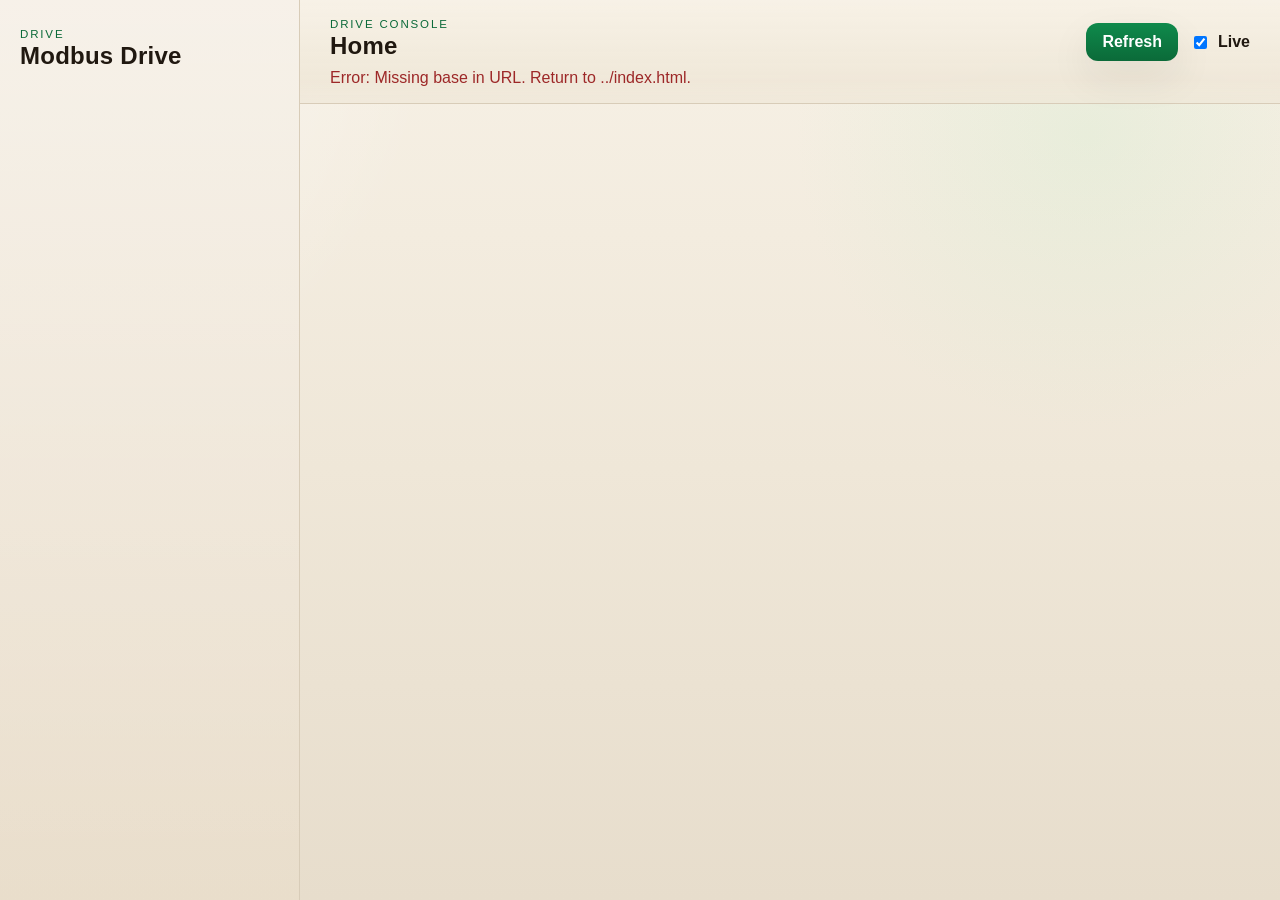
<file: devman/atv61/index.html>
<!doctype html>
<html lang="en">
<head>
  <meta charset="utf-8">
  <meta name="viewport" content="width=device-width, initial-scale=1">
  <title>Modbus Drive Console</title>
  <link rel="stylesheet" href="../modbus/styles.css">
</head>
<body>
  <div class="shell">
    <aside class="sidebar">
      <div class="brand">
        <div id="brandEyebrow" class="eyebrow">Drive</div>
        <h1 id="brandTitle">Modbus Drive</h1>
        <p id="transportMeta"></p>
      </div>
      <nav id="nav"></nav>
    </aside>
    <main class="main">
      <div class="topbar">
        <header class="masthead">
          <div>
            <div class="eyebrow">Drive Console</div>
            <h2 id="pageTitle">Home</h2>
          </div>
          <div class="masthead-actions">
            <button id="refreshBtn">Refresh</button>
            <label class="toggle"><input id="liveToggle" type="checkbox" checked> Live</label>
          </div>
        </header>
        <section id="statusBar" class="statusbar"></section>
      </div>
      <section id="homePage" class="page"></section>
      <section id="monitoringPage" class="page hidden"></section>
      <section id="setupPage" class="page hidden"></section>
    </main>
  </div>
  <script>
  window.REPLICA_STATIC_CONFIG = {
    bundleUrl: "./bundle.json",
    loginUrl: "../index.html"
  };
  </script>
  <script src="../modbus/static_runtime.js"></script>
  <script src="../modbus/app.js"></script>
</body>
</html>
</file>
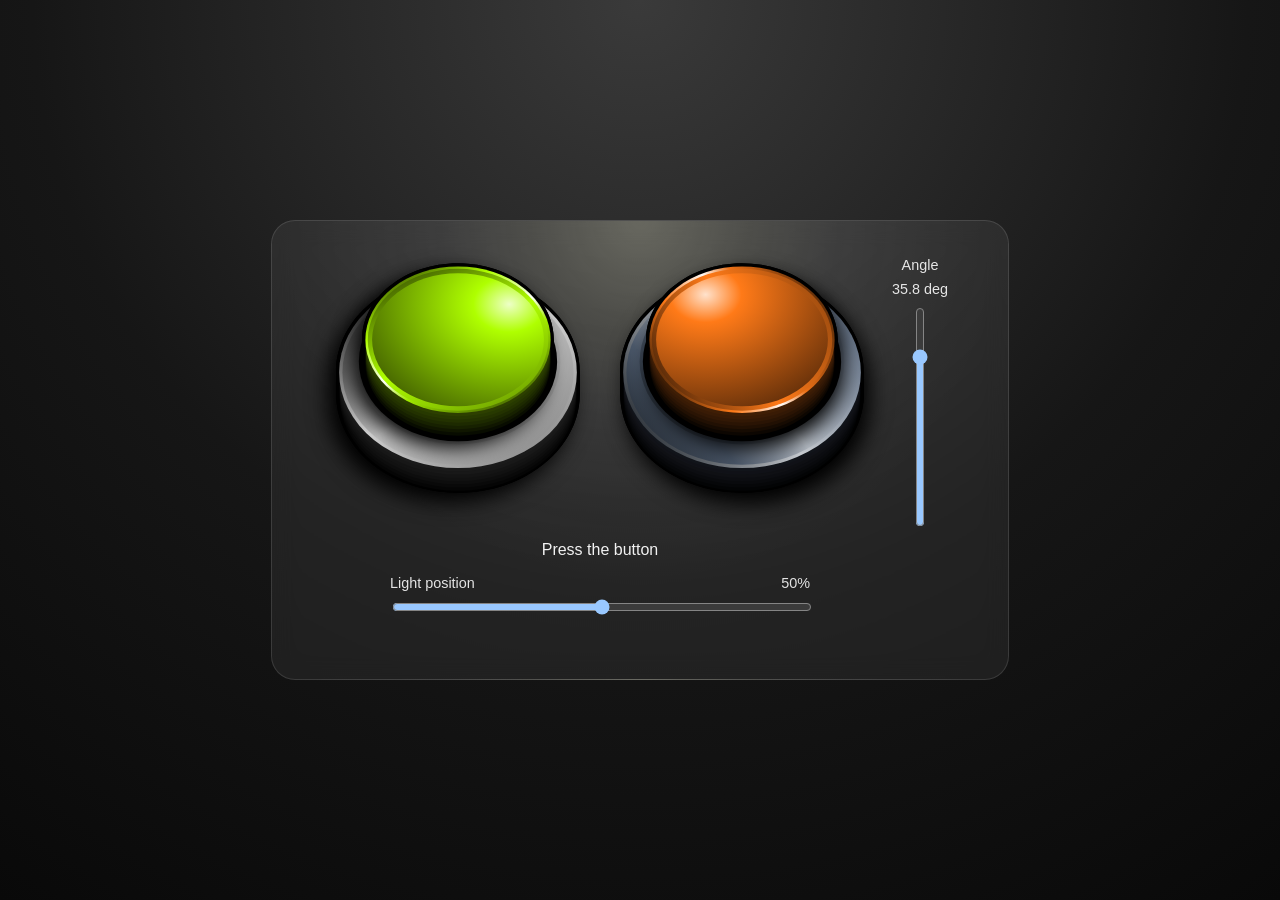
<file: buttondemo.html>
<!DOCTYPE html>
<html lang="en">
<head>
  <meta charset="UTF-8">
  <meta name="viewport" content="width=device-width, initial-scale=1.0">
  <title>Button Test</title>
  <style>
    :root {
      color-scheme: dark;
      --page-bg: radial-gradient(circle at top, #3a3a3a 0%, #161616 55%, #090909 100%);
      --panel-bg: rgba(255, 255, 255, 0.06);
      --panel-border: rgba(255, 255, 255, 0.12);
      --text: #f2f2f2;
    }

    * {
      box-sizing: border-box;
    }

    body {
      margin: 0;
      min-height: 100vh;
      display: grid;
      place-items: center;
      background: var(--page-bg);
      color: var(--text);
      font-family: "Segoe UI", Tahoma, Geneva, Verdana, sans-serif;
    }

    .stage {
      display: grid;
      gap: 1rem;
      justify-items: center;
      min-height: 460px;
      padding: 2rem 3.5rem 2.5rem;
      background:
        radial-gradient(circle at var(--light-x, 50%) 0%,
          rgba(255, 255, 220, 0.24) 0%,
          rgba(255, 255, 220, 0.12) 18%,
          rgba(255, 255, 255, 0.05) 34%,
          rgba(255, 255, 255, 0.02) 48%,
          rgba(255, 255, 255, 0.00) 62%),
        var(--panel-bg);
      border: 1px solid var(--panel-border);
      border-radius: 24px;
      backdrop-filter: blur(12px);
    }

    .stage-layout {
      display: grid;
      grid-template-columns: 1fr auto;
      gap: 1rem;
      align-items: start;
    }

    .stage-main {
      display: grid;
      gap: 1rem;
      justify-items: center;
    }

    .controls {
      width: min(420px, 80vw);
      display: grid;
      gap: 0.4rem;
    }

    .controls label {
      display: flex;
      justify-content: space-between;
      gap: 1rem;
      font-size: 0.9rem;
      color: rgba(255, 255, 255, 0.88);
    }

    .controls input[type="range"] {
      width: 100%;
    }

    .side-controls {
      display: grid;
      justify-items: center;
      align-content: start;
      gap: 0.5rem;
      padding-top: 0.25rem;
      color: rgba(255, 255, 255, 0.88);
      font-size: 0.9rem;
    }

    .side-controls .value {
      min-width: 8ch;
      text-align: center;
      display: inline-block;
      font-variant-numeric: tabular-nums;
    }

    .side-controls input[type="range"] {
      writing-mode: vertical-lr;
      direction: rtl;
      width: 32px;
      height: 220px;
    }

    .button-row {
      display: flex;
      gap: 1.5rem;
      align-items: center;
      justify-content: center;
      flex-wrap: nowrap;
      margin-bottom: 0.75rem;
      min-height: 160px;
    }

    .red-button {
      display: inline-grid;
      place-items: center;
      padding: 0;
      border: 0;
      background: transparent;
      cursor: pointer;
      transition: transform 120ms ease, filter 120ms ease;
      -webkit-tap-highlight-color: transparent;
      tap-highlight-color: transparent;
    }

    .red-button-frame {
      display: grid;
      place-items: center;
    }

    .red-button:hover {
      transform: translateY(-2px);
      filter: brightness(1.05);
    }

    .red-button:active {
      transform: translateY(1px) scale(0.985);
      filter: brightness(0.95);
    }

    .red-button:focus-visible {
      outline: 3px solid rgba(255, 255, 255, 0.5);
      outline-offset: 6px;
      border-radius: 999px;
    }

    .red-button svg {
      display: block;
      height: auto;
      overflow: visible;
    }
  </style>
</head>
<body>
  <main class="stage">
    <div class="stage-layout">
      <div class="stage-main">
        <div id="button-host" class="button-row"></div>
        <div id="status">Press the button</div>
        <div class="controls">
          <label for="light-angle">
            <span>Light position</span>
            <span id="light-angle-value">50%</span>
          </label>
          <input id="light-angle" type="range" min="0" max="100" step="1" value="50">
        </div>
      </div>
      <div class="side-controls">
        <span>Angle</span>
        <span id="tilt-angle-value" class="value">35.8 deg</span>
        <input id="tilt-angle" type="range" min="0" max="45" step="0.1" value="35.8">
      </div>
    </div>
  </main>

  <script>
    const BUTTON_VIEWBOX = {
      x: -1200,
      y: -1300,
      width: 2400,
      height: 2400
    };

    function svgTag(tagName, attributes = {}) {
      const element = document.createElementNS("http://www.w3.org/2000/svg", tagName);

      for (const [name, value] of Object.entries(attributes)) {
        element.setAttribute(name, String(value));
      }

      return element;
    }

    function svgEllipse({ cx, cy, rx, ry, fill }) {
      return svgTag("ellipse", { cx, cy, rx, ry, fill });
    }

    function insetEllipse(layer, inset) {
      return {
        ...layer,
        rx: layer.rx - inset,
        ry: layer.ry - inset
      };
    }

    function svgDrapedEllipse({ cx, cy, rx, ry, skirt, fill }) {
      const kappa = 0.5522847498307936;
      const ox = rx * kappa;
      const oy = ry * kappa;
      const left = cx - rx;
      const right = cx + rx;
      const top = cy - ry;
      const bottom = cy + ry;
      const skirtY = cy + skirt;

      const d = [
        `M ${right} ${cy}`,
        `C ${right} ${cy + oy} ${cx + ox} ${bottom} ${cx} ${bottom}`,
        `C ${cx - ox} ${bottom} ${left} ${cy + oy} ${left} ${cy}`,
        `L ${left} ${skirtY}`,
        `C ${left} ${skirtY + oy} ${cx - ox} ${skirtY + ry} ${cx} ${skirtY + ry}`,
        `C ${cx + ox} ${skirtY + ry} ${right} ${skirtY + oy} ${right} ${skirtY}`,
        `L ${right} ${cy}`,
        `C ${right} ${cy - oy} ${cx + ox} ${top} ${cx} ${top}`,
        `C ${cx - ox} ${top} ${left} ${cy - oy} ${left} ${cy}`,
        `C ${left} ${cy + oy} ${cx - ox} ${bottom} ${cx} ${bottom}`,
        `C ${cx + ox} ${bottom} ${right} ${cy + oy} ${right} ${cy}`,
        "Z"
      ].join(" ");

      return svgTag("path", { d, fill });
    }

    function clamp01(value) {
      return Math.max(0, Math.min(1, value));
    }

    function hexToRgb(hex) {
      const normalized = hex.replace("#", "");
      const full = normalized.length === 3
        ? normalized.split("").map((part) => part + part).join("")
        : normalized;

      return {
        r: parseInt(full.slice(0, 2), 16),
        g: parseInt(full.slice(2, 4), 16),
        b: parseInt(full.slice(4, 6), 16)
      };
    }

    function rgbToHex({ r, g, b }) {
      const toHex = (channel) => Math.round(channel).toString(16).padStart(2, "0");
      return `#${toHex(r)}${toHex(g)}${toHex(b)}`;
    }

    function mixColors(colorA, colorB, amount) {
      const a = hexToRgb(colorA);
      const b = hexToRgb(colorB);
      const t = clamp01(amount);

      return rgbToHex({
        r: a.r + ((b.r - a.r) * t),
        g: a.g + ((b.g - a.g) * t),
        b: a.b + ((b.b - a.b) * t)
      });
    }

    function lighten(color, amount) {
      return mixColors(color, "#ffffff", amount);
    }

    function darken(color, amount) {
      return mixColors(color, "#000000", amount);
    }

    function gradientLineFromAngle(angleDeg) {
      const radians = (angleDeg - 90) * (Math.PI / 180);
      const dx = Math.cos(radians);
      const dy = Math.sin(radians);
      const scale = 0.5 / Math.max(Math.abs(dx), Math.abs(dy), 0.0001);

      return {
        x1: 0.5 - (dx * scale),
        y1: 0.5 - (dy * scale),
        x2: 0.5 + (dx * scale),
        y2: 0.5 + (dy * scale)
      };
    }

    function gradientAttrs(id, angleDeg) {
      const line = gradientLineFromAngle(angleDeg);
      return {
        id,
        gradientUnits: "objectBoundingBox",
        x1: line.x1,
        y1: line.y1,
        x2: line.x2,
        y2: line.y2
      };
    }

    function appendAll(parent, children) {
      for (const child of children) {
        parent.appendChild(child);
      }
    }

    function getButtonFrameMetrics(config = {}) {
      const {
        width = DEFAULT_BUTTON_CONFIG.width
      } = config;

      const widthScale = width / BUTTON_VIEWBOX.width;

      return {
        width,
        height: BUTTON_VIEWBOX.height * widthScale
      };
    }

    function createButtonGradientIds(prefix) {
      return {
        grad0: `${prefix}-grad-0`,
        grad1: `${prefix}-grad-1`,
        grad2: `${prefix}-grad-2`,
        grad3: `${prefix}-grad-3`,
        grad4: `${prefix}-grad-4`,
        grad5: `${prefix}-grad-5`,
        grad6: `${prefix}-grad-6`,
        grad7: `${prefix}-grad-7`
      };
    }

    function createGradientDefs({
      ids,
      baseColor = "#826d6d",
      buttonColor = "#e33424",
      lightAngle = 28
    } = {}) {
      const defs = svgTag("defs");

      const baseFlat = darken(baseColor, 0.68);
      const baseMedium = mixColors(darken(baseColor, 0.45), baseColor, 0.55);
      const baseLight = lighten(baseColor, 0.58);
      const baseHighlight = lighten(baseColor, 0.72);
      const buttonDarkA = darken(buttonColor, 0.74);
      const buttonDarkB = darken(buttonColor, 0.7);
      const buttonMid = darken(buttonColor, 0.08);
      const buttonHighlight = lighten(buttonColor, 0.96);
      const buttonCoreLight = lighten(buttonColor, 0.78);
      const buttonCoreDark = darken(buttonColor, 0.62);

      const metalAngle = lightAngle;
      const buttonAngle = lightAngle + 6;
      const arcRadians = (clamp01(lightAngle / 180) * Math.PI);
      const coreCenterX = 0.5;
      const coreCenterY = 0.5;
      const coreRadiusX = 0.4;
      const coreRadiusY = 0.4;
      const coreShineX = coreCenterX - (Math.cos(arcRadians) * coreRadiusX);
      const coreShineY = coreCenterY - (Math.sin(arcRadians) * coreRadiusY);

      const gradients = [
        {
          tag: "linearGradient",
          attrs: gradientAttrs(ids.grad0, 90),
          stops: [
            { offset: "0", "stop-color": darken(buttonColor, 0.38) },
            { offset: "1", "stop-color": darken(buttonColor, 0.9) }
          ]
        },
        {
          tag: "linearGradient",
          attrs: gradientAttrs(ids.grad1, 90),
          stops: [
            { offset: "0", "stop-color": baseFlat },
            { offset: "1", "stop-color": baseFlat }
          ]
        },
        {
          tag: "linearGradient",
          attrs: gradientAttrs(ids.grad2, metalAngle),
          stops: [
            { offset: "0", "stop-color": baseFlat },
            { offset: "0.25098", "stop-color": baseMedium },
            { offset: "0.501961", "stop-color": baseLight },
            { offset: "1", "stop-color": baseColor }
          ]
        },
        {
          tag: "linearGradient",
          attrs: gradientAttrs(ids.grad3, buttonAngle),
          stops: [
            { offset: "0", "stop-color": buttonDarkA },
            { offset: "0.270588", "stop-color": buttonColor },
            { offset: "0.501961", "stop-color": buttonHighlight },
            { offset: "0.639216", "stop-color": buttonMid },
            { offset: "1", "stop-color": buttonDarkB }
          ]
        },
        {
          tag: "linearGradient",
          attrs: gradientAttrs(ids.grad4, metalAngle + 2),
          stops: [
            { offset: "0", "stop-color": baseFlat },
            { offset: "0.501961", "stop-color": baseHighlight },
            { offset: "1", "stop-color": baseColor }
          ]
        },
        {
          tag: "linearGradient",
          attrs: gradientAttrs(ids.grad5, buttonAngle + 2),
          stops: [
            { offset: "0", "stop-color": darken(buttonColor, 0.68) },
            { offset: "0.501961", "stop-color": buttonColor },
            { offset: "1", "stop-color": darken(buttonColor, 0.38) }
          ]
        },
        {
          tag: "linearGradient",
          attrs: gradientAttrs(ids.grad6, metalAngle - 3),
          stops: [
            { offset: "0", "stop-color": baseFlat },
            { offset: "0.25098", "stop-color": baseMedium },
            { offset: "0.501961", "stop-color": baseLight },
            { offset: "1", "stop-color": baseColor }
          ]
        },
        {
          tag: "radialGradient",
          attrs: {
            id: ids.grad7,
            gradientUnits: "objectBoundingBox",
            cx: clamp01(coreShineX),
            cy: clamp01(coreShineY),
            r: 0.95,
            fx: clamp01(coreShineX),
            fy: clamp01(coreShineY)
          },
          stops: [
            { offset: "0", "stop-color": buttonCoreLight },
            { offset: "0.219608", "stop-color": buttonColor },
            { offset: "1", "stop-color": buttonCoreDark }
          ]
        }
      ];

      for (const gradientDef of gradients) {
        const gradient = svgTag(gradientDef.tag, gradientDef.attrs);
        for (const stopDef of gradientDef.stops) {
          gradient.appendChild(svgTag("stop", stopDef));
        }
        defs.appendChild(gradient);
      }

      return defs;
    }

    function solveSmearLayerAlphas(steps, maxAlpha = 0.5) {
      const layerAlphas = [];
      let previousTarget = 0;

      for (let index = 1; index <= steps; index += 1) {
        const target = maxAlpha * (index / steps);
        const layerAlpha = 1 - ((1 - target) / (1 - previousTarget));
        layerAlphas.push(Math.max(0, Math.min(1, layerAlpha)));
        previousTarget = target;
      }

      return layerAlphas;
    }

    function svgSmear(
      layer,
      step,
      distance,
      { color = "#cf2418", maxAlpha = 0.5 } = {}
    ) {
      const group = svgTag("g");
      const steps = Math.max(1, Math.ceil(distance / step));
      const layerAlphas = solveSmearLayerAlphas(steps, maxAlpha);
      const { r, g, b } = hexToRgb(color);

      for (let index = 1; index <= steps; index += 1) {
        group.appendChild(
          svgEllipse({
            ...layer,
            cy: layer.cy + (index * step),
            fill: `rgba(${r}, ${g}, ${b}, ${layerAlphas[index - 1]})`
          })
        );
      }

      return group;
    }

    const DEFAULT_BUTTON_CONFIG = {
      width: 260,
      ariaLabel: "Button",
      lightAngle: 28,
      angle: 35.8,
      lineThickness: 30,
      baseHeight: 341.38225815059454,
      baseRaise: 170.69112907529727,
      buttonHeight: 341.38225815059454,
      buttonInset: 120,
      baseWidth: 2250,
      baseColor: "#808080",
      buttonColor: "#afff00",
      lineColor: "#000000"
    };

    function buildButtonSvg(config = {}) {
      const {
        idPrefix = "button",
        pressed = false,
        lightAngle = DEFAULT_BUTTON_CONFIG.lightAngle,
        angle = DEFAULT_BUTTON_CONFIG.angle,
        lineThickness = DEFAULT_BUTTON_CONFIG.lineThickness,
        baseHeight = DEFAULT_BUTTON_CONFIG.baseHeight,
        baseRaise = DEFAULT_BUTTON_CONFIG.baseRaise,
        buttonHeight = DEFAULT_BUTTON_CONFIG.buttonHeight,
        buttonInset = DEFAULT_BUTTON_CONFIG.buttonInset,
        baseWidth = DEFAULT_BUTTON_CONFIG.baseWidth,
        baseColor = DEFAULT_BUTTON_CONFIG.baseColor,
        buttonColor = DEFAULT_BUTTON_CONFIG.buttonColor,
        lineColor = DEFAULT_BUTTON_CONFIG.lineColor,
        width = DEFAULT_BUTTON_CONFIG.width
      } = config;

      const svg = svgTag("svg", {
        xmlns: "http://www.w3.org/2000/svg",
        viewBox: `${BUTTON_VIEWBOX.x} ${BUTTON_VIEWBOX.y} ${BUTTON_VIEWBOX.width} ${BUTTON_VIEWBOX.height}`,
        role: "img",
        "aria-hidden": "true"
      });

      const widthScale = width / DEFAULT_BUTTON_CONFIG.width;
      const activeButtonHeight = pressed ? 0 : buttonHeight;
      const baseShadowBlur = 100 * widthScale;
      const baseShadowOpacity = 1;
      const baseShadowScaleX = 100 * widthScale;
      const baseShadowScaleY = 100 * widthScale;
      const buttonShadowBlur = 100 * widthScale;
      const buttonShadowOpacity = 1;
      const buttonShadowScaleX = 100 * widthScale;
      const buttonShadowScaleY = 100 * widthScale;
      const pressedButtonShadowScale = 0.22;
      const pressedButtonShadowBlur = 22 * widthScale;
      const pressedButtonShadowOpacity = 0.28;
      const baseSmearAlpha = 0.2;
      const buttonSmearAlpha = 0.25;
      const pressedButtonSmearAlpha = 0.08;
      const angleRadians = (angle * Math.PI) / 180;
      const baseAspect = Math.cos(angleRadians);
      const depthScale = Math.sin(angleRadians);
      const projectedBaseHeight = baseHeight * depthScale;
      const projectedBaseRaise = baseRaise * depthScale;
      const lightRadians = (clamp01(lightAngle / 180) * Math.PI);
      const baseShadowDx = Math.cos(lightRadians) * baseShadowScaleX;
      const baseShadowDy = 18 + (Math.sin(lightRadians) * baseShadowScaleY);
      const buttonShadowDx = Math.cos(lightRadians) * buttonShadowScaleX;
      const buttonShadowDy = 18 + (Math.sin(lightRadians) * buttonShadowScaleY);

      const basePlane = {
        cx: 0,
        cy: -projectedBaseHeight,
        rx: baseWidth / 2,
        ry: (baseWidth / 2) * baseAspect
      };
      const baseRimOuter = insetEllipse(basePlane, lineThickness - 2);
      const baseRimInner = insetEllipse(baseRimOuter, lineThickness);
      const baseHole = {
        cx: 0, cy: 0 - projectedBaseHeight - projectedBaseRaise,
        rx: (baseWidth) / 2 - buttonInset,
        ry:  ((baseWidth) / 2 - buttonInset) * baseAspect

      };
      const buttonShell = {...insetEllipse(baseHole, lineThickness*2),
        cy: baseHole.cy - (activeButtonHeight * depthScale)
      }
      const buttonFace = {
        ...insetEllipse(buttonShell, lineThickness),
        cy: buttonShell.cy
      };
      const buttonFaceMid = insetEllipse(buttonFace, lineThickness - 8);
      const buttonFaceCore = insetEllipse(buttonFaceMid, lineThickness + 10);
      const gradientIds = createButtonGradientIds(idPrefix);

      svg.appendChild(createGradientDefs({
        ids: gradientIds,
        baseColor,
        buttonColor,
        lightAngle
      }));

      const baseShadowGroup = svgTag("g");
      baseShadowGroup.style.filter = `drop-shadow(${baseShadowDx}px ${baseShadowDy}px ${baseShadowBlur}px rgba(0, 0, 0, ${baseShadowOpacity}))`;
      const buttonShadowGroup = svgTag("g");
      buttonShadowGroup.style.filter = pressed
        ? `drop-shadow(${buttonShadowDx * pressedButtonShadowScale}px ${buttonShadowDy * pressedButtonShadowScale}px ${pressedButtonShadowBlur}px rgba(0, 0, 0, ${pressedButtonShadowOpacity}))`
        : `drop-shadow(${buttonShadowDx}px ${buttonShadowDy}px ${buttonShadowBlur}px rgba(0, 0, 0, ${buttonShadowOpacity}))`;

      const baseShadowShapes = [
        svgDrapedEllipse({ ...basePlane, skirt: projectedBaseHeight, fill: "#000000" }),
        svgEllipse({ ...baseRimOuter, fill: "#000000" }),
        svgEllipse({ ...baseRimInner, fill: "#000000" }),
        svgEllipse({ ...baseHole, fill: "#000000" }),
        svgEllipse({ ...insetEllipse(baseHole, lineThickness), fill: "#000000" })
      ];

      const buttonShadowShapes = [
        svgDrapedEllipse({ ...buttonShell, skirt: activeButtonHeight * depthScale, fill: "#000000" }),
        svgEllipse({ ...buttonFace, fill: "#000000" }),
        svgEllipse({ ...buttonFaceMid, fill: "#000000" }),
        svgEllipse({ ...buttonFaceCore, fill: "#000000" })
      ];

      const group1Visible = [
        svgDrapedEllipse({ ...basePlane, skirt: projectedBaseHeight, fill: lineColor }),
        svgSmear(baseRimOuter, lineThickness, projectedBaseHeight, { color: baseColor, maxAlpha: baseSmearAlpha }),
        svgEllipse({ ...baseRimOuter, fill: `url(#${gradientIds.grad4})` }),
        svgEllipse({ ...baseRimInner, fill: `url(#${gradientIds.grad6})` }),
        svgEllipse({ ...baseHole, fill: `url(#${gradientIds.grad2})` }),
        svgEllipse({ ...insetEllipse(baseHole, lineThickness), fill: lineColor })
      ];
      const group2Visible = [
        svgDrapedEllipse({ ...buttonShell, skirt: activeButtonHeight * depthScale, fill: lineColor }),
        svgSmear(buttonFace, lineThickness, activeButtonHeight * depthScale, { color: buttonColor, maxAlpha: pressed ? pressedButtonSmearAlpha : buttonSmearAlpha }),
        svgEllipse({ ...buttonFace, fill: `url(#${gradientIds.grad3})` }),
        svgEllipse({ ...buttonFaceMid, fill: `url(#${gradientIds.grad5})` }),
        svgEllipse({ ...buttonFaceCore, fill: `url(#${gradientIds.grad7})` })
      ];
      appendAll(baseShadowGroup, baseShadowShapes);
      appendAll(buttonShadowGroup, buttonShadowShapes);
      svg.appendChild(baseShadowGroup);
      appendAll(svg, group1Visible);
      svg.appendChild(buttonShadowGroup);
      appendAll(svg, group2Visible);

      return svg;
    }

    function createButton(config = {}) {
      const mergedConfig = { ...DEFAULT_BUTTON_CONFIG, ...config };
      const { width, ariaLabel, onClick } = mergedConfig;
      const button = document.createElement("button");
      button.type = "button";
      button.className = "red-button";
      button.setAttribute("aria-label", ariaLabel);
      let pressed = false;
      let lightAngle = mergedConfig.lightAngle;

      function render() {
        button.replaceChildren();
        const svg = buildButtonSvg({ ...mergedConfig, pressed, lightAngle });
        const frameMetrics = getButtonFrameMetrics(mergedConfig);
        svg.style.width = `${frameMetrics.width}px`;
        svg.style.height = `${frameMetrics.height}px`;
        const frame = document.createElement("div");
        frame.className = "red-button-frame";
        frame.style.width = `${frameMetrics.width}px`;
        frame.style.height = `${frameMetrics.height}px`;
        frame.appendChild(svg);
        button.appendChild(frame);
      }

      function setPressed(nextPressed) {
        if (pressed === nextPressed) {
          return;
        }
        pressed = nextPressed;
        render();
      }

      render();

      if (typeof onClick === "function") {
        button.addEventListener("click", onClick);
      }

      button.addEventListener("pointerdown", () => setPressed(true));
      button.addEventListener("pointerup", () => setPressed(false));
      button.addEventListener("pointerleave", () => setPressed(false));
      button.addEventListener("pointercancel", () => setPressed(false));
      button.addEventListener("blur", () => setPressed(false));

      button.setLightAngle = (nextLightAngle) => {
        lightAngle = nextLightAngle;
        mergedConfig.lightAngle = nextLightAngle;
        render();
      };
      button.setLightPosition = (positionX, sourcePoint) => {
        const rect = button.getBoundingClientRect();
        const buttonCenterX = rect.left + (rect.width / 2);
        const buttonCenterY = rect.top + (rect.height / 2);
        const dx = buttonCenterX - sourcePoint.x;
        const dy = buttonCenterY - sourcePoint.y;
        const radians = Math.atan2(Math.max(dy, 1), dx);
        const nextLightAngle = clamp01(radians / Math.PI) * 180;
        lightAngle = nextLightAngle;
        mergedConfig.lightAngle = nextLightAngle;
        render();
      };
      button.setProps = (nextConfig = {}) => {
        Object.assign(mergedConfig, nextConfig);
        if (typeof nextConfig.lightAngle === "number") {
          lightAngle = nextConfig.lightAngle;
        }
        render();
      };
      button.getProps = () => ({ ...mergedConfig, pressed, lightAngle });

      return button;
    }

    const status = document.getElementById("status");
    const host = document.getElementById("button-host");
    const stage = document.querySelector(".stage");
    const stageMain = document.querySelector(".stage-main");
    const lightAngleInput = document.getElementById("light-angle");
    const lightAngleValue = document.getElementById("light-angle-value");
    const tiltAngleInput = document.getElementById("tilt-angle");
    const tiltAngleValue = document.getElementById("tilt-angle-value");

    const demoButton = createButton({
      idPrefix: "demo-1",
      width: 260,
      ariaLabel: "Activate demo red button",
      lightAngle: 28,
      angle: DEFAULT_BUTTON_CONFIG.angle,
      lineThickness: 30,
      baseHeight: DEFAULT_BUTTON_CONFIG.baseHeight,
      baseRaise: DEFAULT_BUTTON_CONFIG.baseRaise,
      buttonHeight: DEFAULT_BUTTON_CONFIG.buttonHeight,
      buttonInset: 180,
      baseWidth: 2250,
      baseColor: "#808080",
      buttonColor: "#afff00",
      lineColor: "#000000",
      onClick: () => {
        status.textContent = `Pressed at ${new Date().toLocaleTimeString()}`;
      }
    });

    const demoButtonAlt = createButton({
      idPrefix: "demo-2",
      width: 260,
      ariaLabel: "Activate alternate demo button",
      lightAngle: 28,
      angle: DEFAULT_BUTTON_CONFIG.angle,
      lineThickness: 30,
      baseHeight: DEFAULT_BUTTON_CONFIG.baseHeight,
      baseRaise: DEFAULT_BUTTON_CONFIG.baseRaise,
      buttonHeight: DEFAULT_BUTTON_CONFIG.buttonHeight,
      buttonInset: 180,
      baseWidth: 2250,
      baseColor: "#5f6f86",
      buttonColor: "#ff7a18",
      lineColor: "#000000",
      onClick: () => {
        status.textContent = `Alternate pressed at ${new Date().toLocaleTimeString()}`;
      }
    });

    host.appendChild(demoButton);
    host.appendChild(demoButtonAlt);

    function updateButtonWidths() {
      const gapPx = 24;
      const maxWidth = DEFAULT_BUTTON_CONFIG.width;
      const minWidth = 120;
      const availableWidth = stageMain.clientWidth;
      const nextWidth = Math.max(minWidth, Math.min(maxWidth, (availableWidth - gapPx) / 2));

      demoButton.setProps({ width: nextWidth });
      demoButtonAlt.setProps({ width: nextWidth });
    }

    function updateLightSource() {
      const lightPercent = Number(lightAngleInput.value);
      lightAngleValue.textContent = `${lightPercent}%`;
      stage.style.setProperty("--light-x", `${lightPercent}%`);

      const stageRect = stage.getBoundingClientRect();
      const sourcePoint = {
        x: stageRect.left + (stageRect.width * (lightPercent / 100)),
        y: stageRect.top
      };

      demoButton.setLightPosition(lightPercent, sourcePoint);
      demoButtonAlt.setLightPosition(lightPercent, sourcePoint);
    }

    lightAngleInput.addEventListener("input", updateLightSource);
    tiltAngleInput.addEventListener("input", () => {
      const nextAngle = Number(tiltAngleInput.value);
      tiltAngleValue.textContent = `${nextAngle.toFixed(1)} deg`;
      demoButton.setProps({ angle: nextAngle });
      demoButtonAlt.setProps({ angle: nextAngle });
    });

    tiltAngleValue.textContent = `${Number(tiltAngleInput.value).toFixed(1)} deg`;
    window.addEventListener("resize", updateButtonWidths);
    updateButtonWidths();
    updateLightSource();
  </script>
</body>
</html>
</file>
<file: styles.css>
:root {
  --bg: #f4f1ea;
  --bg-soft: #ece9e1;
  --panel: rgba(251, 248, 242, 0.86);
  --panel-strong: rgba(248, 244, 236, 0.96);
  --text: #1f2529;
  --muted: #5e696f;
  --line: rgba(31, 37, 41, 0.1);
  --accent: #9fbf3b;
  --accent-soft: #b9d95c;
  --accent-deep: #6f8b24;
  --olive: #6f7f57;
  --shadow: 0 22px 60px rgba(34, 40, 44, 0.08);
  --radius: 30px;
  --radius-sm: 20px;
  --content: 1180px;
}

* {
  box-sizing: border-box;
}

html {
  scroll-behavior: smooth;
  scroll-padding-top: 112px;
}

body {
  margin: 0;
  min-width: 320px;
  font-family: "Manrope", sans-serif;
  color: var(--text);
  background:
    radial-gradient(circle at top left, rgba(159, 191, 59, 0.14), transparent 28%),
    radial-gradient(circle at 85% 10%, rgba(111, 127, 87, 0.12), transparent 26%),
    linear-gradient(180deg, #f6f2eb 0%, #ede9e0 100%);
}

body::before {
  content: "";
  position: fixed;
  inset: 0;
  pointer-events: none;
  background-image:
    linear-gradient(rgba(31, 37, 41, 0.025) 1px, transparent 1px),
    linear-gradient(90deg, rgba(31, 37, 41, 0.025) 1px, transparent 1px);
  background-size: 40px 40px;
  mask-image: radial-gradient(circle at center, black, transparent 90%);
}

img {
  display: block;
  width: 100%;
}

a {
  color: inherit;
  text-decoration: none;
}

[id] {
  scroll-margin-top: 112px;
}

.page-shell {
  width: min(calc(100% - 32px), var(--content));
  margin: 0 auto;
  padding: 24px 0 56px;
}

.site-header {
  position: sticky;
  top: 24px;
  z-index: 20;
  display: flex;
  align-items: center;
  justify-content: space-between;
  gap: 24px;
  margin-bottom: 36px;
  padding: 16px 20px;
  border: 1px solid var(--line);
  border-radius: 999px;
  background: rgba(248, 244, 236, 0.82);
  backdrop-filter: blur(18px);
  transition:
    top 220ms ease,
    margin 220ms ease,
    padding 220ms ease,
    border-radius 220ms ease,
    background 220ms ease,
    box-shadow 220ms ease;
}

.brand-lockup {
  display: flex;
  align-items: center;
  gap: 14px;
  min-width: 0;
}

.brand-mark {
  display: inline-flex;
  align-items: center;
  justify-content: center;
  min-width: 58px;
  height: 42px;
  padding: 6px 10px;
  border-radius: 16px;
  background: linear-gradient(135deg, var(--accent), #d3eb79);
}

.brand-mark img {
  width: 100%;
  height: 100%;
  object-fit: contain;
}

.brand-name,
.brand-tag,
.site-footer p {
  margin: 0;
}

.brand-name {
  font-family: "Space Grotesk", sans-serif;
  font-size: 1.05rem;
  font-weight: 700;
  letter-spacing: 0.02em;
}

.brand-inline {
  font-weight: 800;
  color: var(--text);
}

.brand-tag,
.site-nav a {
  color: var(--muted);
}

.brand-tag {
  font-size: 0.92rem;
}

.site-nav {
  display: flex;
  flex-wrap: wrap;
  gap: 22px;
}

.menu-toggle {
  display: none;
  align-items: center;
  justify-content: center;
  gap: 4px;
  width: 48px;
  height: 48px;
  padding: 0;
  border: 1px solid var(--line);
  border-radius: 14px;
  background: rgba(255, 255, 255, 0.42);
  color: var(--text);
  cursor: pointer;
}

.menu-toggle span {
  display: block;
  width: 18px;
  height: 2px;
  border-radius: 999px;
  background: currentColor;
  transition:
    transform 180ms ease,
    opacity 180ms ease;
}

.site-nav a {
  transition: color 180ms ease;
}

.site-nav a:hover {
  color: var(--accent-soft);
}

main {
  display: grid;
  gap: 34px;
}

section {
  position: relative;
  overflow: hidden;
}

.hero,
.proof-strip,
.capabilities,
.environments,
.difference,
.remote-section,
.contact-cta {
  border: 1px solid var(--line);
  border-radius: var(--radius);
  background: var(--panel);
  box-shadow: var(--shadow);
}

.hero {
  display: grid;
  grid-template-columns: minmax(0, 1.08fr) 420px;
  gap: 34px;
  padding: 36px;
  align-items: start;
}

.hero::before,
.capabilities::after,
.difference::after,
.contact-cta::after {
  content: "";
  position: absolute;
  border-radius: 50%;
  pointer-events: none;
}

.hero::before {
  inset: -16% auto auto -8%;
  width: 440px;
  height: 440px;
  background: radial-gradient(circle, rgba(159, 191, 59, 0.16), transparent 68%);
  filter: blur(6px);
  opacity: 0.9;
  animation: heroGlowShift 16s ease-in-out infinite alternate;
}

.capabilities::after,
.difference::after,
.contact-cta::after {
  inset: auto -10% -42% auto;
  width: 360px;
  height: 360px;
  background: radial-gradient(circle, rgba(159, 191, 59, 0.12), transparent 65%);
}

.hero-copy,
.hero-visual,
.section-heading,
.remote-copy,
.contact-copy {
  position: relative;
  z-index: 1;
}

.hero .signal-list {
  grid-column: 1 / -1;
}

.eyebrow {
  margin: 0 0 12px;
  color: var(--accent-soft);
  font-size: 0.9rem;
  font-weight: 800;
  text-transform: uppercase;
  letter-spacing: 0.12em;
}

h1,
h2,
h3 {
  margin: 0;
  font-family: "Space Grotesk", sans-serif;
  line-height: 1.02;
}

h1 {
  max-width: 11ch;
  font-size: clamp(2.8rem, 5.2vw, 5.1rem);
}

h2 {
  font-size: clamp(2rem, 4vw, 3.4rem);
  margin-bottom: 14px;
}

h3 {
  font-size: clamp(1.15rem, 2vw, 1.45rem);
}

p {
  margin: 0;
  line-height: 1.65;
}

.hero-lead,
.section-heading > p:last-child,
.contact-copy > p:last-child,
.remote-copy > p:last-child {
  color: var(--muted);
  font-size: 1.08rem;
}

.hero-copy > .hero-lead + .hero-lead {
  margin-top: 0.9rem;
}

.hero-actions {
  display: flex;
  flex-wrap: wrap;
  gap: 14px;
  margin: 30px 0 0;
}

.button {
  display: inline-flex;
  align-items: center;
  justify-content: center;
  min-height: 52px;
  padding: 0 22px;
  border-radius: 999px;
  font-weight: 700;
  transition:
    transform 180ms ease,
    box-shadow 180ms ease,
    background 180ms ease,
    border-color 180ms ease;
}

.button:hover {
  transform: translateY(-2px);
}

.button-primary {
  background: linear-gradient(135deg, var(--accent), #d8ef82);
  color: #161b1f;
  box-shadow: 0 12px 28px rgba(159, 191, 59, 0.2);
}

.button-secondary {
  border: 1px solid var(--line);
  background: rgba(255, 255, 255, 0.38);
  color: var(--text);
}

.button-large {
  min-width: 220px;
}

.hero-visual {
  display: grid;
  gap: 18px;
}

.hero-grid-secondary {
  display: grid;
  grid-template-columns: 1fr 1fr;
  gap: 18px;
}

.hero-card,
.capability-card,
.environment-card,
.difference-grid article,
.proof-strip article,
.remote-quote {
  border: 1px solid var(--line);
  border-radius: var(--radius-sm);
  background: var(--panel-strong);
}

.hero-card {
  overflow: hidden;
}

.hero-card img {
  aspect-ratio: 16 / 10;
  object-fit: cover;
}

.hero-card-main img {
  aspect-ratio: 16 / 11;
}

.hero-card-caption {
  padding: 16px 18px 18px;
}

.hero-card-caption p {
  color: var(--text);
  font-weight: 700;
  line-height: 1.45;
}

.signal-list {
  display: flex;
  flex-wrap: wrap;
  gap: 12px;
  margin: 4px 0 0;
  padding: 0;
  list-style: none;
}

.signal-list li {
  padding: 10px 14px;
  border: 1px solid rgba(31, 37, 41, 0.08);
  border-radius: 999px;
  background: rgba(255, 255, 255, 0.4);
  color: var(--muted);
  font-size: 0.95rem;
}

.proof-strip {
  display: grid;
  grid-template-columns: repeat(3, minmax(0, 1fr));
  gap: 16px;
  padding: 18px;
}

.proof-strip article,
.capability-card,
.environment-card,
.difference-grid article {
  padding: 22px;
}

.proof-strip strong,
.remote-quote strong {
  display: block;
  font-family: "Space Grotesk", sans-serif;
  font-size: 1.02rem;
  margin-bottom: 10px;
}

.proof-strip p,
.capability-card p,
.environment-card p,
.difference-grid p,
.remote-quote,
.site-footer p:last-child {
  color: var(--muted);
}

.capabilities,
.environments,
.difference,
.remote-section,
.contact-cta {
  padding: 32px;
}

.section-heading {
  width: 100%;
  margin-bottom: 24px;
}

.section-heading h2,
.section-heading > p:last-child {
  width: 100%;
  max-width: none;
}

.capability-grid,
.environment-grid,
.difference-grid {
  display: grid;
  gap: 18px;
}

.capability-grid {
  grid-template-columns: repeat(2, minmax(0, 1fr));
}

.environment-grid,
.difference-grid {
  grid-template-columns: repeat(3, minmax(0, 1fr));
}

.difference-grid {
  grid-template-columns: repeat(2, minmax(0, 1fr));
}

.capability-card h3,
.environment-card h3,
.difference-grid h3 {
  margin-bottom: 12px;
}

.remote-section {
  display: grid;
  grid-template-columns: minmax(0, 1.2fr) 360px;
  gap: 24px;
  align-items: center;
}

.remote-quote {
  padding: 26px;
}

.remote-quote strong {
  margin: 0;
  font-size: 1.3rem;
  line-height: 1.35;
}

.contact-cta {
  display: flex;
  align-items: center;
  justify-content: space-between;
  gap: 24px;
}

.site-footer {
  display: flex;
  justify-content: space-between;
  gap: 18px;
  margin-top: 24px;
  padding: 0 6px;
  color: var(--muted);
  font-size: 0.92rem;
}

.reveal {
  opacity: 0;
  transform: translateY(24px);
  transition:
    opacity 680ms cubic-bezier(0.22, 1, 0.36, 1),
    transform 680ms cubic-bezier(0.22, 1, 0.36, 1);
}

.reveal.is-visible {
  opacity: 1;
  transform: translateY(0);
}

.hero-copy > .eyebrow,
.hero-copy > h1,
.hero-copy > .hero-lead,
.hero-copy > .hero-actions,
.hero .signal-list,
.hero-visual > * {
  opacity: 0;
  transform: translateY(18px);
  animation: heroEnter 760ms cubic-bezier(0.22, 1, 0.36, 1) forwards;
}

.hero-copy > .eyebrow { animation-delay: 80ms; }
.hero-copy > h1 { animation-delay: 150ms; }
.hero-copy > .hero-lead { animation-delay: 240ms; }
.hero-copy > .hero-actions { animation-delay: 330ms; }
.hero .signal-list { animation-delay: 420ms; }
.hero-visual > :first-child { animation-delay: 260ms; }
.hero-visual > :last-child { animation-delay: 360ms; }

@keyframes heroEnter {
  to {
    opacity: 1;
    transform: translateY(0);
  }
}

@keyframes heroGlowShift {
  from {
    transform: translate3d(0, 0, 0) scale(1);
  }
  to {
    transform: translate3d(24px, 18px, 0) scale(1.08);
  }
}

@media (max-width: 980px) {
  .site-header,
  .contact-cta,
  .remote-section,
  .hero {
    grid-template-columns: 1fr;
  }

  .contact-cta {
    flex-direction: column;
    align-items: flex-start;
    border-radius: 28px;
  }

  .hero-visual,
  .hero-copy,
  .hero .signal-list {
    grid-column: auto;
  }

  .proof-strip,
  .capability-grid,
  .environment-grid,
  .difference-grid {
    grid-template-columns: 1fr;
  }

  .site-footer {
    flex-direction: column;
  }
}

@media (max-width: 720px) {
  .page-shell {
    width: min(calc(100% - 20px), var(--content));
    padding-top: 16px;
  }

  .site-header {
    padding: 16px 18px;
  }

  .hero,
  .capabilities,
  .environments,
  .difference,
  .remote-section,
  .contact-cta {
    padding: 22px;
  }

  .proof-strip {
    padding: 12px;
  }

  .site-nav {
    position: absolute;
    top: calc(100% + 10px);
    left: 0;
    right: 0;
    display: none;
    flex-direction: column;
    gap: 0;
    padding: 10px;
    border: 1px solid var(--line);
    border-radius: 20px;
    background: rgba(248, 244, 236, 0.96);
    box-shadow: var(--shadow);
  }

  .site-nav a {
    padding: 12px 14px;
    border-radius: 14px;
  }

  .site-header {
    position: sticky;
    display: flex;
    align-items: center;
    justify-content: space-between;
    gap: 12px;
    border-radius: 24px;
  }

  .brand-lockup {
    flex: 1 1 auto;
  }

  .brand-lockup > div {
    min-width: 0;
  }

  .brand-tag {
    display: block;
    font-size: 0.84rem;
    line-height: 1.35;
  }

  .menu-toggle {
    display: inline-flex;
    flex-direction: column;
    flex: 0 0 auto;
  }

  .site-header.is-condensed {
    top: 0;
    margin-left: -10px;
    margin-right: -10px;
    margin-bottom: 20px;
    padding: 8px 12px;
    border-radius: 0;
    background: rgba(248, 244, 236, 0.96);
    box-shadow: 0 10px 28px rgba(34, 40, 44, 0.08);
  }

  .site-header.is-condensed .brand-tag {
    display: none;
  }

  .site-header.is-condensed .brand-mark {
    min-width: 44px;
    height: 34px;
    padding: 4px 8px;
  }

  .site-header.is-condensed .menu-toggle {
    width: 40px;
    height: 40px;
  }

  .site-header.menu-open .site-nav {
    display: flex;
  }

  .site-header.menu-open .menu-toggle span:nth-child(1) {
    transform: translateY(6px) rotate(45deg);
  }

  .site-header.menu-open .menu-toggle span:nth-child(2) {
    opacity: 0;
  }

  .site-header.menu-open .menu-toggle span:nth-child(3) {
    transform: translateY(-6px) rotate(-45deg);
  }

  .hero-grid-secondary {
    grid-template-columns: 1fr;
  }

  h1 {
    max-width: 12ch;
    font-size: clamp(2.35rem, 10vw, 3.8rem);
  }
}
</file>
<file: devman/devman.css>
:root{
  --bg:#f2ede5;
  --panel:#fffdf8;
  --panel-alt:#f7efe2;
  --line:#d8ccb8;
  --line-strong:#c6b498;
  --text:#201810;
  --muted:#6a5d4c;
  --brand:#0f8a4c;
  --brand-dark:#0b6a39;
  --danger:#9d2828;
  --font-display:"Bahnschrift SemiBold","Segoe UI Semibold","Segoe UI",sans-serif;
  --font-body:"Aptos","Segoe UI",sans-serif;
  --shadow:0 16px 40px rgba(42,28,13,.08);
}
*{box-sizing:border-box}
html,body{margin:0;min-height:100%;background:linear-gradient(180deg,#f7f1e6 0,#efe7d8 52%,#e7ddcc 100%);color:var(--text);font-family:var(--font-body)}
body{min-height:100vh}
.shell{display:grid;grid-template-columns:minmax(320px,420px) minmax(320px,1fr);gap:24px;max-width:1280px;margin:0 auto;padding:28px}
.panel{background:linear-gradient(180deg,var(--panel) 0,#fbf5ea 100%);border:1px solid var(--line);border-radius:24px;padding:22px;box-shadow:var(--shadow)}
.panel-alt{background:linear-gradient(180deg,var(--panel-alt) 0,#fffdf8 100%)}
.eyebrow{text-transform:uppercase;letter-spacing:.16em;font-size:.72rem;color:var(--brand-dark)}
h1,h2{font-family:var(--font-display);margin:.2rem 0 .6rem}
.stack{display:grid;gap:14px;margin-top:18px}
label{display:grid;gap:6px;font-weight:700}
input{padding:11px 12px;border:1px solid var(--line);border-radius:12px;background:#fff;font:inherit}
button{border:0;border-radius:12px;padding:11px 16px;background:linear-gradient(180deg,var(--brand) 0,var(--brand-dark) 100%);color:#fff;font:inherit;font-weight:700;cursor:pointer}
button.secondary{background:linear-gradient(180deg,#f3ebde 0,#e9ddca 100%);color:var(--text);border:1px solid var(--line);box-shadow:none}
.status{min-height:24px;margin-top:14px;color:var(--muted)}
.status.error{color:var(--danger)}
.results.empty{color:var(--muted)}
.endpoint-list{display:grid;gap:12px}
.endpoint-card{display:grid;gap:8px;padding:16px;border:1px solid var(--line);border-radius:18px;background:rgba(255,255,255,.72)}
.endpoint-meta{display:flex;gap:8px;flex-wrap:wrap}
.pill{display:inline-flex;align-items:center;padding:5px 10px;border-radius:999px;background:#dff0df;color:var(--brand-dark);font-size:.85rem;font-weight:700}
.muted{color:var(--muted)}
@media (max-width: 960px){.shell{grid-template-columns:1fr;padding:18px}}
</file>
<file: devman/modbus/styles.css>
:root{
  --bg:#efe7d8;
  --panel:#fffdf8;
  --panel-2:#f8f0e2;
  --line:#d8ccb8;
  --line-strong:#c6b498;
  --text:#201810;
  --muted:#6a5d4c;
  --brand:#0f8a4c;
  --brand-dark:#0b6a39;
  --accent:#dff0df;
  --accent-strong:#c9ebc9;
  --warn:#9e5521;
  --danger:#9d2828;
  --shadow:0 16px 40px rgba(42,28,13,.08);
  --font-display:"Bahnschrift SemiBold","Segoe UI Semibold","Segoe UI",sans-serif;
  --font-body:"Aptos","Segoe UI",sans-serif;
}

*{box-sizing:border-box}
html,body{
  margin:0;
  min-height:100%;
  background:
    radial-gradient(circle at top left,rgba(255,255,255,.55),transparent 28%),
    radial-gradient(circle at 85% 15%,rgba(201,235,201,.28),transparent 22%),
    linear-gradient(180deg,#f7f1e6 0,#efe7d8 52%,#e7ddcc 100%);
  color:var(--text);
  font-family:var(--font-body);
}

body{min-height:100vh}

.shell{display:grid;grid-template-columns:300px 1fr;min-height:100vh}

.sidebar{
  border-right:1px solid var(--line);
  padding:28px 20px 20px;
  background:
    linear-gradient(180deg,rgba(255,255,255,.48) 0,rgba(255,255,255,.12) 100%),
    linear-gradient(180deg,#efe5d5 0,#e6d9c4 100%);
  position:sticky;
  top:0;
  height:100vh;
  backdrop-filter:blur(6px);
}

.brand h1,.masthead h2,.section-head h3,.card h3,.card h4{
  margin:.1rem 0;
  font-family:var(--font-display);
  letter-spacing:.01em;
}

.eyebrow{
  text-transform:uppercase;
  letter-spacing:.16em;
  font-size:.72rem;
  color:var(--brand-dark);
}

.brand p,.sidebar-note p,.muted,.dim{color:var(--muted)}

#nav{display:grid;gap:10px;margin:28px 0}

.nav-link{
  border:1px solid transparent;
  background:rgba(255,255,255,.28);
  color:var(--text);
  padding:13px 15px;
  border-radius:16px;
  text-align:left;
  font-weight:700;
  cursor:pointer;
  transition:.18s ease;
}

.nav-link:hover{border-color:var(--line-strong);transform:translateY(-1px)}

.nav-link.active{
  background:linear-gradient(180deg,var(--brand) 0,var(--brand-dark) 100%);
  color:#fff;
  box-shadow:var(--shadow);
}

.sidebar-note{
  margin-top:26px;
  padding:18px;
  border-radius:20px;
  background:rgba(255,255,255,.5);
  border:1px solid var(--line);
}

.main{padding:0 30px 42px}

.topbar{
  position:sticky;
  top:0;
  z-index:30;
  margin:0 -30px 18px;
  padding:18px 30px 10px;
  background:
    linear-gradient(180deg,rgba(247,241,230,.97) 0,rgba(239,231,216,.94) 78%,rgba(239,231,216,.72) 100%);
  backdrop-filter:blur(8px);
  border-bottom:1px solid var(--line);
}

.masthead{
  display:flex;
  justify-content:space-between;
  align-items:flex-end;
  gap:16px;
  margin-bottom:8px;
}

.masthead-actions{display:flex;align-items:center;gap:12px}

button,.input,.select{font:inherit}

button{
  border:0;
  border-radius:12px;
  padding:10px 16px;
  background:linear-gradient(180deg,var(--brand) 0,var(--brand-dark) 100%);
  color:#fff;
  font-weight:700;
  cursor:pointer;
  box-shadow:var(--shadow);
}

button.secondary{
  background:linear-gradient(180deg,#f3ebde 0,#e9ddca 100%);
  color:var(--text);
  box-shadow:none;
  border:1px solid var(--line);
}

.toggle{display:flex;align-items:center;gap:8px;font-weight:700}

.statusbar{min-height:24px;color:var(--muted);margin-bottom:0}
.page,.group-shell,.list,.grid{display:grid;gap:18px}
.hidden{display:none}

.grid.hero{grid-template-columns:repeat(auto-fit,minmax(180px,1fr))}
.grid.two{grid-template-columns:1.1fr .9fr}
.grid.three{grid-template-columns:repeat(auto-fit,minmax(240px,1fr))}
.grid.four{grid-template-columns:repeat(auto-fit,minmax(220px,1fr))}

.summary-strip{
  display:grid;
  grid-template-columns:repeat(auto-fit,minmax(120px,1fr));
  gap:10px;
}

.summary-tile{
  display:grid;
  gap:2px;
  padding:10px 12px;
  border-radius:16px;
  border:1px solid var(--line);
  background:linear-gradient(180deg,#fff 0,#f7efe2 100%);
  box-shadow:var(--shadow);
}

.summary-label{
  font-size:.76rem;
  text-transform:uppercase;
  letter-spacing:.08em;
  color:var(--muted);
}

.summary-tile strong{
  font-size:1.02rem;
  line-height:1.1;
}

.section-head{display:flex;justify-content:space-between;gap:16px;align-items:flex-end;margin-bottom:4px}
.section-head p{margin:.3rem 0 0;color:var(--muted);max-width:110ch}

.group-grid{display:grid;grid-template-columns:repeat(auto-fit,minmax(280px,1fr));gap:16px}

.card,.metric,.block-card{
  background:linear-gradient(180deg,var(--panel) 0,#fbf5ea 100%);
  border:1px solid var(--line);
  border-radius:24px;
  padding:18px;
  box-shadow:var(--shadow);
}

.compact-card{
  padding:14px 16px;
}

.compact-card h3{
  margin-bottom:6px;
}

.accent-card{
  background:
    radial-gradient(circle at top right,rgba(15,138,76,.12),transparent 38%),
    linear-gradient(180deg,#fdfefa 0,#eef6ec 100%);
}

.ghost{
  border:1px dashed var(--line-strong);
  background:rgba(255,255,255,.4);
  box-shadow:none;
}

.metric .label{
  font-size:.82rem;
  color:var(--muted);
  text-transform:uppercase;
  letter-spacing:.08em;
}

.metric .value{
  font-size:1.62rem;
  font-weight:800;
  margin-top:8px;
  line-height:1.15;
}

.card-head{
  display:flex;
  justify-content:space-between;
  gap:14px;
  align-items:flex-start;
  margin-bottom:4px;
}

.kv{
  display:flex;
  justify-content:space-between;
  gap:12px;
  padding:10px 0;
  border-bottom:1px solid #ece2d4;
}

.compact-list{
  gap:0;
}

.compact-list .kv{
  padding:7px 0;
}

.kv:last-child{border-bottom:0}

.current-cell.provision-match{
  background:#2c8a57;
  border-radius:4px;
  box-sizing:border-box;
  color:#fff;
  font-weight:700;
  padding-left:4px;
}

.current-cell.provision-mismatch{
  background:#b33a33;
  border-radius:4px;
  box-sizing:border-box;
  color:#fff;
  font-weight:700;
  padding-left:4px;
}

.current-cell.provision-match .dim,
.current-cell.provision-match .inline-unit,
.current-cell.provision-mismatch .dim,
.current-cell.provision-mismatch .inline-unit{
  color:#fff;
}

.chip,
.stat-pill{
  display:inline-flex;
  align-items:center;
  padding:6px 10px;
  border-radius:999px;
  background:var(--accent);
  color:var(--brand-dark);
  font-weight:700;
  font-size:.84rem;
}

.chip.strong{
  background:linear-gradient(180deg,var(--brand) 0,var(--brand-dark) 100%);
  color:#fff;
}

.pill-row{display:flex;flex-wrap:wrap;gap:8px}

.toolbar{
  display:flex;
  gap:12px;
  align-items:center;
  flex-wrap:wrap;
}

.toolbar input,.toolbar select{
  padding:10px 12px;
  border-radius:12px;
  border:1px solid var(--line);
  background:#fff;
}

#searchInput{
  width:180px;
}

.selection-bar{
  display:flex;
  align-items:center;
  justify-content:space-between;
  gap:12px;
  margin-top:14px;
  flex-wrap:wrap;
}

.block-grid{
  display:grid;
  grid-template-columns:repeat(auto-fit,minmax(270px,1fr));
  gap:16px;
}

.block-group-line{
  grid-column:1 / -1;
}

.block-group-line .section-head{
  margin-bottom:0;
}

.block-card{
  display:grid;
  gap:8px;
  background:
    radial-gradient(circle at top right,rgba(15,138,76,.08),transparent 30%),
    linear-gradient(180deg,var(--panel) 0,#f7f0e3 100%);
}

.block-card.active{
  border-color:var(--brand);
  box-shadow:0 18px 46px rgba(15,138,76,.18);
}

.block-stats{
  display:flex;
  gap:8px;
  flex-wrap:wrap;
}

.block-card h4{
  margin:0;
  line-height:1.15;
}

.block-card p{
  margin:0;
}

.block-meta{
  display:flex;
  align-items:center;
  gap:8px;
}

.table-wrap{
  overflow-x:auto;
  overflow-y:hidden;
  border-radius:18px;
  border:1px solid var(--line);
  background:#fff;
}

table{width:100%;border-collapse:collapse}

.register-grid{
  width:100%;
  min-width:100%;
}

.register-grid-row{
  display:grid;
  grid-template-columns:
    minmax(max-content, 1fr)
    minmax(max-content, 1fr)
    minmax(max-content, 2fr)
    minmax(max-content, 2fr)
    minmax(max-content, 2fr)
    minmax(max-content, 2fr)
    minmax(14rem, 2fr);
  min-width:100%;
}

.register-grid-cell{
  padding:8px 12px 4px;
  border-bottom:1px solid #eee5d9;
  text-align:left;
  vertical-align:top;
  min-width:0;
  background:#fff;
}

.register-grid-head .register-grid-cell{
  padding:11px 12px;
  position:sticky;
  top:0;
  z-index:1;
  background:#f6efe3;
  font-weight:700;
}

.register-grid-row:hover .register-grid-cell{
  background:#fcfaf6;
}

th,td{
  padding:11px 12px;
  border-bottom:1px solid #eee5d9;
  text-align:left;
  vertical-align:top;
}

.compact-table th,
.compact-table td{
  padding:8px 10px;
  line-height:1.2;
}

th{
  position:sticky;
  top:0;
  background:#f6efe3;
  z-index:1;
}

.table-section-copy{
  display:grid;
  gap:2px;
}

.register-grid-section{
  border-bottom:1px solid var(--line);
}

.block-section-row{
  padding:8px 12px;
  background:#f1e6d3;
}

.subgroup-section-row{
  padding:6px 12px;
  background:#faf5eb;
}

.subgroup-section-row strong{
  font-size:.86rem;
  color:var(--brand-dark);
}

.small{font-size:.88rem}
.col-code-cell,
.col-address-cell,
.col-access-cell,
.col-name-cell,
.col-value-cell,
.col-write-cell{
  white-space:nowrap;
}

.model-meta-cell{
  min-width:14rem;
  overflow:hidden;
}

.model-meta-line,
.model-label{
  color:var(--text);
}

.model-label{
  color:var(--text);
  font-weight:700;
}

.model-meta-line,
.menu-line{
  display:block;
  max-width:100%;
  overflow:hidden;
  text-overflow:ellipsis;
  white-space:nowrap;
}
.value-stack,
.write-stack{
  display:grid;
  gap:2px;
}

.write-stack{
  align-content:start;
}

.write-cell{
  margin:0;
}

.write-cell + .value-meta,
.current-cell + .value-meta,
.register-grid-cell .small{
  margin:0;
}

.register-grid-cell strong,
.register-grid-cell .dim,
.register-grid-cell .current-cell,
.register-grid-cell .value-meta,
.register-grid-cell .write-cell,
.register-grid-cell .inline-unit{
  margin-top:0;
  margin-bottom:0;
}

.value-meta{
  font-size:.88rem;
  line-height:1.25;
}
.inline-unit{
  font-size:inherit;
  color:#7a6d5c;
}
.write-cell{display:flex;gap:8px;align-items:center;flex-wrap:nowrap}

.write-cell input,.write-cell select{
  width:180px;
  min-width:180px;
  max-width:180px;
  padding:8px 10px;
  border-radius:10px;
  border:1px solid var(--line);
}

.write-cell button{padding:8px 12px;border-radius:10px}

.monospace{font-family:Consolas, monospace}

pre.dump{
  white-space:pre-wrap;
  word-break:break-word;
  background:#1f1a14;
  color:#f2ebde;
  border-radius:18px;
  padding:16px;
  max-height:420px;
  overflow:auto;
}

pre.dump.compact{max-height:280px}

body.drag-accept{
  opacity:.7;
}

body.drag-accept::after{
  content:"Drop provisioning JSON anywhere";
  position:fixed;
  inset:0;
  display:grid;
  place-items:center;
  background:rgba(31,26,20,.18);
  color:var(--text);
  font-size:clamp(24px, 4vw, 40px);
  font-weight:800;
  letter-spacing:.04em;
  pointer-events:none;
  z-index:1000;
}

@media (max-width: 980px){
  .shell{grid-template-columns:1fr}
  .sidebar{
    position:static;
    height:auto;
    border-right:0;
    border-bottom:1px solid var(--line);
  }
  .main{padding:22px 18px 34px}
  .grid.two{grid-template-columns:1fr}
  .card-head,.selection-bar,.masthead{align-items:flex-start;flex-direction:column}
}
</file>
